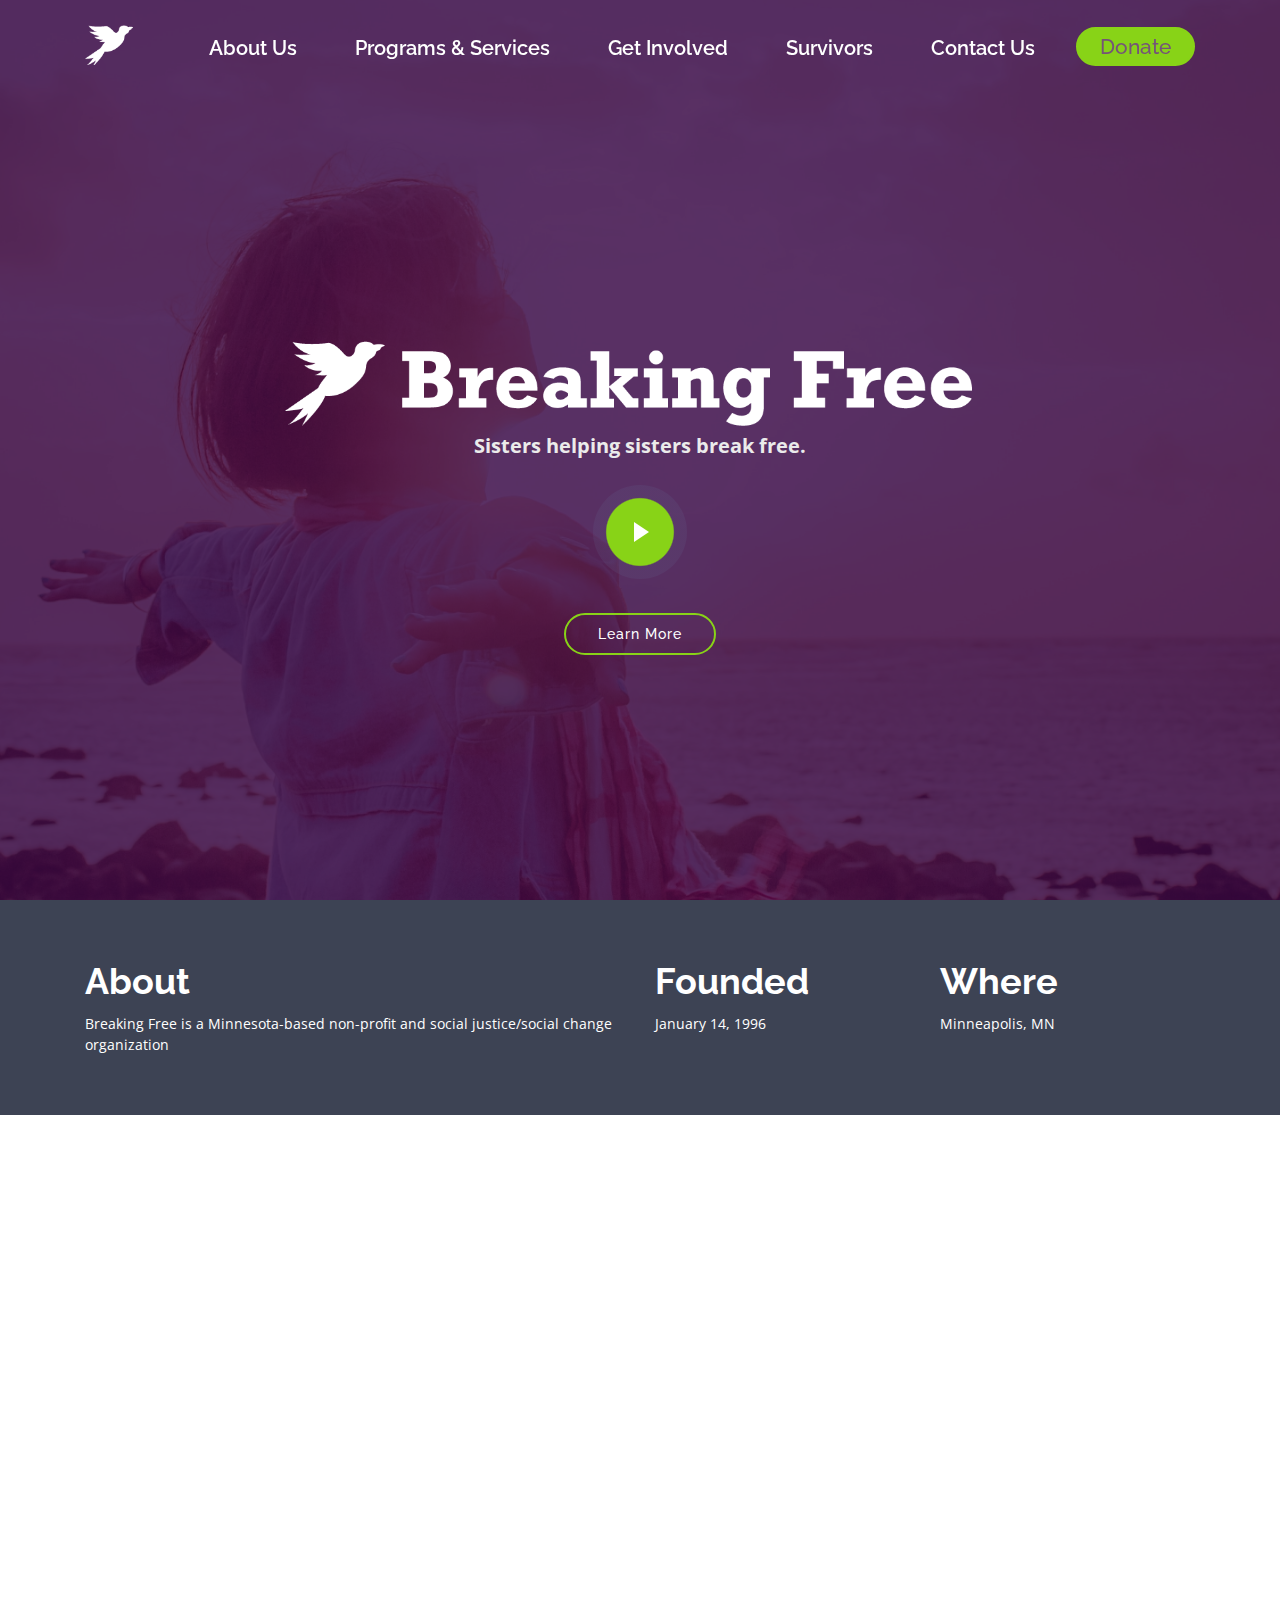
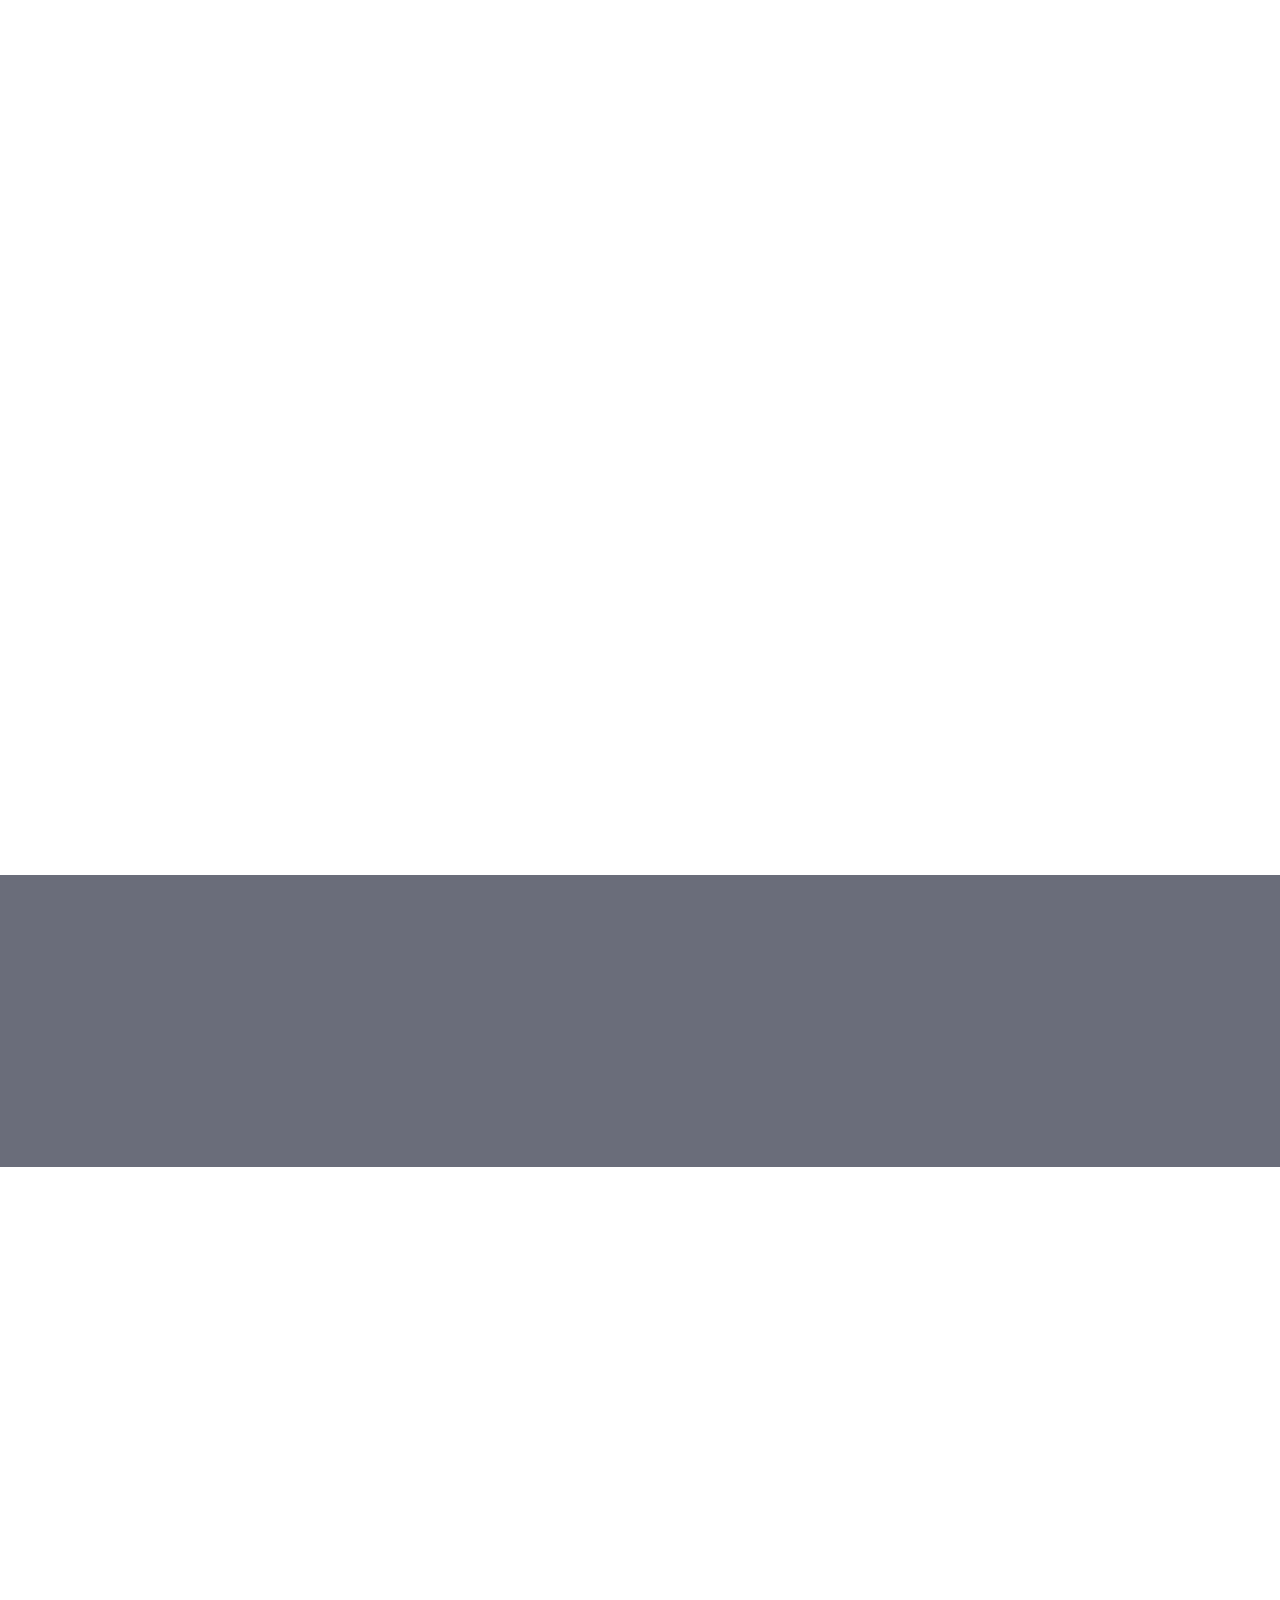
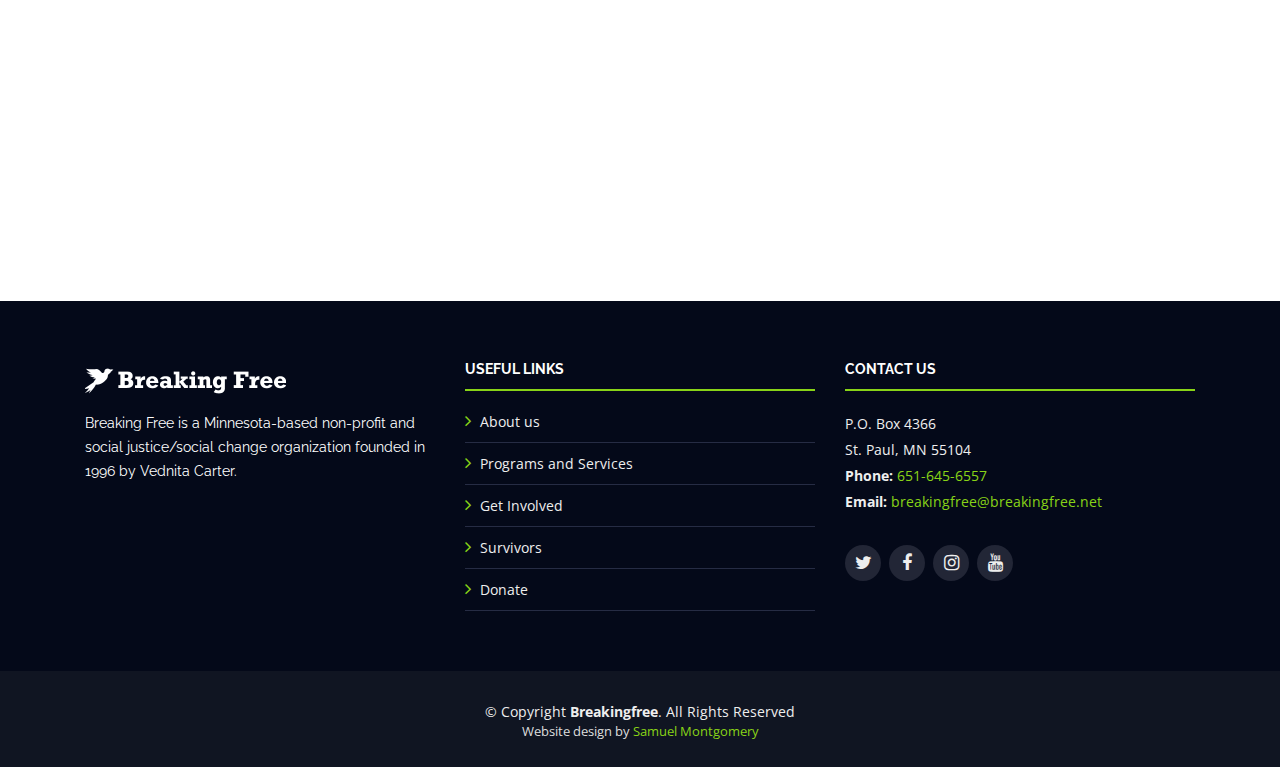
<file: BreakingFree/index.html>
<!DOCTYPE html>
<html lang="en">

<head>
  <meta charset="utf-8">
  <title>Breaking Free - Sisters helping sisters break free</title>
  <meta content="width=device-width, initial-scale=1.0" name="viewport">
  <meta content="" name="keywords">
  <meta content="" name="description">

  <!-- Favicons -->
  <link href="img/favicon.png" rel="icon">
  <link href="img/apple-touch-icon.png" rel="apple-touch-icon">

  <!-- Google Fonts -->
  <link href="https://fonts.googleapis.com/css?family=Open+Sans:300,300i,400,400i,700,700i|Raleway:300,400,500,700,800" rel="stylesheet">

  <!-- Bootstrap CSS File -->
  <link href="lib/bootstrap/css/bootstrap.min.css" rel="stylesheet">

  <!-- Libraries CSS Files -->
  <link href="lib/font-awesome/css/font-awesome.min.css" rel="stylesheet">
  <link href="lib/animate/animate.min.css" rel="stylesheet">
  <link href="lib/venobox/venobox.css" rel="stylesheet">
  <link href="lib/owlcarousel/assets/owl.carousel.min.css" rel="stylesheet">

  <!-- Main Stylesheet File -->
  <link href="css/style.css" rel="stylesheet">

</head>

<body>

  <!--==========================
    Header
  ============================-->
  <header id="header">
    <div class="container">

      <div id="logo" class="pull-left">

        <!-- <h1><a href="#main">C<span>o</span>nf</a></h1>-->
        <a href="index.html" class="scrollto"><img src="img/logo_breaking_free_white_bird.png" alt="" title=""></a>
      </div>

      <nav id="nav-menu-container">
        <ul class="nav-menu">
          <!-- <li class="menu-active"><a href="#intro">Home</a></li> -->
          <li><a href=" about-us.html">About Us</a></li>
          <li><a href="programs-services.html">Programs & Services</a></li>
          <li><a href="get-involved.html">Get Involved</a></li>
          <!-- <li><a href="#venue">Learn More</a></li> -->
          <li><a href="survivors.html">Survivors</a></li>
          <li><a href="#contact">Contact Us</a></li>
          <!-- <li><a href="#supporters">Out of State Refferal</a></li>
          <li><a href="#contact">Men Breaking Free</a></li> -->
          <li class="buy-tickets"><a target="_blank" href="https://www.classy.org/give/125554/#!/donation/checkout">Donate</a></li>
        </ul>
      </nav><!-- #nav-menu-container -->
    </div>
  </header><!-- #header -->

  <!--==========================
    Intro Section
  ============================-->
  <section id="intro">
    <div class="intro-container wow fadeIn">
      <img class="hero-img" src="img/logo_breaking_free_white_600px.png" alt="" title="">
      <!-- <h1 class="mb-4 pb-0">Sisters helping sisters<br><span>break</span> free.</h1> -->
      <p class="mb-4 pb-0">Sisters helping sisters break free.</p>
      <a href="https://www.youtube.com/watch?v=Nl7VR70UT-A" class="venobox play-btn mb-4" data-vbtype="video"
        data-autoplay="true"></a>
      <a href="#about" class="about-btn scrollto">Learn More</a>
    </div>
  </section>

  <main id="main">

    <!--==========================
      About Section
    ============================-->
    <section id="about">
      <div class="container">
        <div class="row">
          <div class="col-lg-6">
            <h2>About</h2>
            <p>Breaking Free is a Minnesota-based non-profit and social justice/social change organization </p>
          </div>
          <div class="col-lg-3">
            <h2>Founded</h2>
            <p>January 14, 1996</p>
          </div>
          <div class="col-lg-3">
            <h2>Where</h2>
            <p>Minneapolis, MN</p>
          </div>
        </div>
      </div>
    </section>

    <!--==========================
      Speaker Details Section
    ============================-->
    <section id="speakers-details" class="wow fadeIn">
      <div class="container">
        <div class="section-header">
          <h2>Letter from the Founder</h2>
        </div>

        <div class="row">
          <div class="col-md-3">
            <img src="img/venita.jpg" alt="Speaker 1" class="img-fluid">
          </div>

          <div class="col-md-9">
            <div class="details">
              <h2>Vednita Carter</h2>
              <div class="social">
                <a href=""><i class="fa fa-twitter"></i></a>
                <a href=""><i class="fa fa-facebook"></i></a>
                <a href=""><i class="fa fa-google-plus"></i></a>
                <a href=""><i class="fa fa-linkedin"></i></a>
              </div>
              Every year, as we reflect on the last twelve months, Breaking Free seems to accomplish a little more than we did the previous year in our work to end the sexual exploitation of women. Although we may not be able to end sexual exploitation during our lifetime, it is our continued hope that drives us to do the work that we do so that our grandchildren and great-grandchildren will never experience the horrors of being sex trafficked during their lifetime.
<br>
We can hardly believe it has been 19 years since our doors opened in 1996. We continue to be blessed by the generosity of our loyal supporters and funders throughout the local community and nation. We cannot do the work that we do without all of you.
<br>
Thank you for your prayers, time, donations, and financial support, all of which are vital to the sustainability of our programs. While we have made great progress, we realize there is still a great deal of work to be done. It is with you that we stand up against this injustice and collectively give voice to the millions of lost and voiceless victims still waiting to be rescued from their oppressors.
<br>
<br>
Sincerely,
<br>
<br>
Vednita Carter
<br>
Founder
            </div>
          </div>

        </div>
      </div>

    </section>

    <!--==========================
      Speakers Section
    ============================-->
    <!-- <section id="speakers" class="wow fadeInUp">
      <div class="container">
        <div class="section-header">
          <h2>Event Speakers</h2>
          <p>Here are some of our speakers</p>
        </div>

        <div class="row">
          <div class="col-lg-4 col-md-6">
            <div class="speaker">
              <img src="img/speakers/1.jpg" alt="Speaker 1" class="img-fluid">
              <div class="details">
                <h3><a href="speaker-details.html">Brenden Legros</a></h3>
                <p>Quas alias incidunt</p>
                <div class="social">
                  <a href=""><i class="fa fa-twitter"></i></a>
                  <a href=""><i class="fa fa-facebook"></i></a>
                  <a href=""><i class="fa fa-google-plus"></i></a>
                  <a href=""><i class="fa fa-linkedin"></i></a>
                </div>
              </div>
            </div>
          </div>
          <div class="col-lg-4 col-md-6">
            <div class="speaker">
              <img src="img/speakers/2.jpg" alt="Speaker 2" class="img-fluid">
              <div class="details">
                <h3><a href="speaker-details.html">Hubert Hirthe</a></h3>
                <p>Consequuntur odio aut</p>
                <div class="social">
                  <a href=""><i class="fa fa-twitter"></i></a>
                  <a href=""><i class="fa fa-facebook"></i></a>
                  <a href=""><i class="fa fa-google-plus"></i></a>
                  <a href=""><i class="fa fa-linkedin"></i></a>
                </div>
              </div>
            </div>
          </div>
          <div class="col-lg-4 col-md-6">
            <div class="speaker">
              <img src="img/speakers/3.jpg" alt="Speaker 3" class="img-fluid">
              <div class="details">
                <h3><a href="speaker-details.html">Cole Emmerich</a></h3>
                <p>Fugiat laborum et</p>
                <div class="social">
                  <a href=""><i class="fa fa-twitter"></i></a>
                  <a href=""><i class="fa fa-facebook"></i></a>
                  <a href=""><i class="fa fa-google-plus"></i></a>
                  <a href=""><i class="fa fa-linkedin"></i></a>
                </div>
              </div>
            </div>
          </div>
          <div class="col-lg-4 col-md-6">
            <div class="speaker">
              <img src="img/speakers/4.jpg" alt="Speaker 4" class="img-fluid">
              <div class="details">
                <h3><a href="speaker-details.html">Jack Christiansen</a></h3>
                <p>Debitis iure vero</p>
                <div class="social">
                  <a href=""><i class="fa fa-twitter"></i></a>
                  <a href=""><i class="fa fa-facebook"></i></a>
                  <a href=""><i class="fa fa-google-plus"></i></a>
                  <a href=""><i class="fa fa-linkedin"></i></a>
                </div>
              </div>
            </div>
          </div>
          <div class="col-lg-4 col-md-6">
            <div class="speaker">
              <img src="img/speakers/5.jpg" alt="Speaker 5" class="img-fluid">
              <div class="details">
                <h3><a href="speaker-details.html">Alejandrin Littel</a></h3>
                <p>Qui molestiae natus</p>
                <div class="social">
                  <a href=""><i class="fa fa-twitter"></i></a>
                  <a href=""><i class="fa fa-facebook"></i></a>
                  <a href=""><i class="fa fa-google-plus"></i></a>
                  <a href=""><i class="fa fa-linkedin"></i></a>
                </div>
              </div>
            </div>
          </div>
          <div class="col-lg-4 col-md-6">
            <div class="speaker">
              <img src="img/speakers/6.jpg" alt="Speaker 6" class="img-fluid">
              <div class="details">
                <h3><a href="speaker-details.html">Willow Trantow</a></h3>
                <p>Non autem dicta</p>
                <div class="social">
                  <a href=""><i class="fa fa-twitter"></i></a>
                  <a href=""><i class="fa fa-facebook"></i></a>
                  <a href=""><i class="fa fa-google-plus"></i></a>
                  <a href=""><i class="fa fa-linkedin"></i></a>
                </div>
              </div>
            </div>
          </div>
        </div>
      </div>

    </section> -->

    <!--==========================
      Schedule Section
    ============================-->
    <!-- <section id="schedule" class="section-with-bg"> -->
      <!-- <div class="container wow fadeInUp">
        <div class="section-header">
          <h2>Event Schedule</h2>
          <p>Here is our event schedule</p>
        </div>

        <ul class="nav nav-tabs" role="tablist">
          <li class="nav-item">
            <a class="nav-link active" href="#day-1" role="tab" data-toggle="tab">Day 1</a>
          </li>
          <li class="nav-item">
            <a class="nav-link" href="#day-2" role="tab" data-toggle="tab">Day 2</a>
          </li>
          <li class="nav-item">
            <a class="nav-link" href="#day-3" role="tab" data-toggle="tab">Day 3</a>
          </li>
        </ul>

        <h3 class="sub-heading">Voluptatem nulla veniam soluta et corrupti consequatur neque eveniet officia. Eius
          necessitatibus voluptatem quis labore perspiciatis quia.</h3>

        <div class="tab-content row justify-content-center"> -->

          <!-- Schdule Day 1 -->
          <!-- <div role="tabpanel" class="col-lg-9 tab-pane fade show active" id="day-1">

            <div class="row getinvolved-item">
              <div class="col-md-2"><time>09:30 AM</time></div>
              <div class="col-md-10">
                <h4>Registration</h4>
                <p>Fugit voluptas iusto maiores temporibus autem numquam magnam.</p>
              </div>
            </div>

            <div class="row getinvolved-item">
              <div class="col-md-2"><time>10:00 AM</time></div>
              <div class="col-md-10">
                <div class="speaker">
                  <img src="img/speakers/1.jpg" alt="Brenden Legros">
                </div>
                <h4>Keynote <span>Brenden Legros</span></h4>
                <p>Facere provident incidunt quos voluptas.</p>
              </div>
            </div>

            <div class="row getinvolved-item">
              <div class="col-md-2"><time>11:00 AM</time></div>
              <div class="col-md-10">
                <div class="speaker">
                  <img src="img/speakers/2.jpg" alt="Hubert Hirthe">
                </div>
                <h4>Et voluptatem iusto dicta nobis. <span>Hubert Hirthe</span></h4>
                <p>Maiores dignissimos neque qui cum accusantium ut sit sint inventore.</p>
              </div>
            </div>

            <div class="row getinvolved-item">
              <div class="col-md-2"><time>12:00 AM</time></div>
              <div class="col-md-10">
                <div class="speaker">
                  <img src="img/speakers/3.jpg" alt="Cole Emmerich">
                </div>
                <h4>Explicabo et rerum quis et ut ea. <span>Cole Emmerich</span></h4>
                <p>Veniam accusantium laborum nihil eos eaque accusantium aspernatur.</p>
              </div>
            </div>

            <div class="row getinvolved-item">
              <div class="col-md-2"><time>02:00 PM</time></div>
              <div class="col-md-10">
                <div class="speaker">
                  <img src="img/speakers/4.jpg" alt="Jack Christiansen">
                </div>
                <h4>Qui non qui vel amet culpa sequi. <span>Jack Christiansen</span></h4>
                <p>Nam ex distinctio voluptatem doloremque suscipit iusto.</p>
              </div>
            </div>

            <div class="row getinvolved-item">
              <div class="col-md-2"><time>03:00 PM</time></div>
              <div class="col-md-10">
                <div class="speaker">
                  <img src="img/speakers/5.jpg" alt="Alejandrin Littel">
                </div>
                <h4>Quos ratione neque expedita asperiores. <span>Alejandrin Littel</span></h4>
                <p>Eligendi quo eveniet est nobis et ad temporibus odio quo.</p>
              </div>
            </div>

            <div class="row getinvolved-item">
              <div class="col-md-2"><time>04:00 PM</time></div>
              <div class="col-md-10">
                <div class="speaker">
                  <img src="img/speakers/6.jpg" alt="Willow Trantow">
                </div>
                <h4>Quo qui praesentium nesciunt <span>Willow Trantow</span></h4>
                <p>Voluptatem et alias dolorum est aut sit enim neque veritatis.</p>
              </div>
            </div>

          </div> -->
          <!-- End Schdule Day 1 -->

          <!-- Schdule Day 2 -->
          <!-- <div role="tabpanel" class="col-lg-9  tab-pane fade" id="day-2">

            <div class="row getinvolved-item">
              <div class="col-md-2"><time>10:00 AM</time></div>
              <div class="col-md-10">
                <div class="speaker">
                  <img src="img/speakers/1.jpg" alt="Brenden Legros">
                </div>
                <h4>Libero corrupti explicabo itaque. <span>Brenden Legros</span></h4>
                <p>Facere provident incidunt quos voluptas.</p>
              </div>
            </div>

            <div class="row getinvolved-item">
              <div class="col-md-2"><time>11:00 AM</time></div>
              <div class="col-md-10">
                <div class="speaker">
                  <img src="img/speakers/2.jpg" alt="Hubert Hirthe">
                </div>
                <h4>Et voluptatem iusto dicta nobis. <span>Hubert Hirthe</span></h4>
                <p>Maiores dignissimos neque qui cum accusantium ut sit sint inventore.</p>
              </div>
            </div>

            <div class="row getinvolved-item">
              <div class="col-md-2"><time>12:00 AM</time></div>
              <div class="col-md-10">
                <div class="speaker">
                  <img src="img/speakers/3.jpg" alt="Cole Emmerich">
                </div>
                <h4>Explicabo et rerum quis et ut ea. <span>Cole Emmerich</span></h4>
                <p>Veniam accusantium laborum nihil eos eaque accusantium aspernatur.</p>
              </div>
            </div>

            <div class="row getinvolved-item">
              <div class="col-md-2"><time>02:00 PM</time></div>
              <div class="col-md-10">
                <div class="speaker">
                  <img src="img/speakers/4.jpg" alt="Jack Christiansen">
                </div>
                <h4>Qui non qui vel amet culpa sequi. <span>Jack Christiansen</span></h4>
                <p>Nam ex distinctio voluptatem doloremque suscipit iusto.</p>
              </div>
            </div>

            <div class="row getinvolved-item">
              <div class="col-md-2"><time>03:00 PM</time></div>
              <div class="col-md-10">
                <div class="speaker">
                  <img src="img/speakers/5.jpg" alt="Alejandrin Littel">
                </div>
                <h4>Quos ratione neque expedita asperiores. <span>Alejandrin Littel</span></h4>
                <p>Eligendi quo eveniet est nobis et ad temporibus odio quo.</p>
              </div>
            </div>

            <div class="row getinvolved-item">
              <div class="col-md-2"><time>04:00 PM</time></div>
              <div class="col-md-10">
                <div class="speaker">
                  <img src="img/speakers/6.jpg" alt="Willow Trantow">
                </div>
                <h4>Quo qui praesentium nesciunt <span>Willow Trantow</span></h4>
                <p>Voluptatem et alias dolorum est aut sit enim neque veritatis.</p>
              </div>
            </div>

          </div> -->
          <!-- End Schdule Day 2 -->

          <!-- Schdule Day 3 -->
          <!-- <div role="tabpanel" class="col-lg-9  tab-pane fade" id="day-3">

            <div class="row getinvolved-item">
              <div class="col-md-2"><time>10:00 AM</time></div>
              <div class="col-md-10">
                <div class="speaker">
                  <img src="img/speakers/2.jpg" alt="Hubert Hirthe">
                </div>
                <h4>Et voluptatem iusto dicta nobis. <span>Hubert Hirthe</span></h4>
                <p>Maiores dignissimos neque qui cum accusantium ut sit sint inventore.</p>
              </div>
            </div>

            <div class="row getinvolved-item">
              <div class="col-md-2"><time>11:00 AM</time></div>
              <div class="col-md-10">
                <div class="speaker">
                  <img src="img/speakers/3.jpg" alt="Cole Emmerich">
                </div>
                <h4>Explicabo et rerum quis et ut ea. <span>Cole Emmerich</span></h4>
                <p>Veniam accusantium laborum nihil eos eaque accusantium aspernatur.</p>
              </div>
            </div>

            <div class="row getinvolved-item">
              <div class="col-md-2"><time>12:00 AM</time></div>
              <div class="col-md-10">
                <div class="speaker">
                  <img src="img/speakers/1.jpg" alt="Brenden Legros">
                </div>
                <h4>Libero corrupti explicabo itaque. <span>Brenden Legros</span></h4>
                <p>Facere provident incidunt quos voluptas.</p>
              </div>
            </div>

            <div class="row getinvolved-item">
              <div class="col-md-2"><time>02:00 PM</time></div>
              <div class="col-md-10">
                <div class="speaker">
                  <img src="img/speakers/4.jpg" alt="Jack Christiansen">
                </div>
                <h4>Qui non qui vel amet culpa sequi. <span>Jack Christiansen</span></h4>
                <p>Nam ex distinctio voluptatem doloremque suscipit iusto.</p>
              </div>
            </div>

            <div class="row getinvolved-item">
              <div class="col-md-2"><time>03:00 PM</time></div>
              <div class="col-md-10">
                <div class="speaker">
                  <img src="img/speakers/5.jpg" alt="Alejandrin Littel">
                </div>
                <h4>Quos ratione neque expedita asperiores. <span>Alejandrin Littel</span></h4>
                <p>Eligendi quo eveniet est nobis et ad temporibus odio quo.</p>
              </div>
            </div>

            <div class="row getinvolved-item">
              <div class="col-md-2"><time>04:00 PM</time></div>
              <div class="col-md-10">
                <div class="speaker">
                  <img src="img/speakers/6.jpg" alt="Willow Trantow">
                </div>
                <h4>Quo qui praesentium nesciunt <span>Willow Trantow</span></h4>
                <p>Voluptatem et alias dolorum est aut sit enim neque veritatis.</p>
              </div>
            </div>

          </div> -->
          <!-- End Schdule Day 2 -->

        <!-- </div>

      </div>

    </section> -->

    <!--==========================
      Venue Section
    ============================-->
    <!-- <section id="venue" class="wow fadeInUp">

      <div class="container-fluid">

        <div class="section-header">
          <h2>Event Venue</h2>
          <p>Event venue location info and gallery</p>
        </div>

        <div class="row no-gutters">
          <div class="col-lg-6 venue-map">
            <iframe src="https://www.google.com/maps/embed?pb=!1m14!1m8!1m3!1d12097.433213460943!2d-74.0062269!3d40.7101282!3m2!1i1024!2i768!4f13.1!3m3!1m2!1s0x0%3A0xb89d1fe6bc499443!2sDowntown+Conference+Center!5e0!3m2!1smk!2sbg!4v1539943755621" frameborder="0" style="border:0" allowfullscreen></iframe>
          </div>

          <div class="col-lg-6 venue-info">
            <div class="row justify-content-center">
              <div class="col-11 col-lg-8">
                <h3>Downtown Conference Center, New York</h3>
                <p>Iste nobis eum sapiente sunt enim dolores labore accusantium autem. Cumque beatae ipsam. Est quae sit qui voluptatem corporis velit. Qui maxime accusamus possimus. Consequatur sequi et ea suscipit enim nesciunt quia velit.</p>
              </div>
            </div>
          </div>
        </div>

      </div>

      <div class="container-fluid venue-gallery-container">
        <div class="row no-gutters">

          <div class="col-lg-3 col-md-4">
            <div class="venue-gallery">
              <a href="https://google.com">
                <img src="img/venue-gallery/1.jpg" alt="" class="img-fluid">
              </a>
            </div>
          </div>

          <div class="col-lg-3 col-md-4">
            <div class="venue-gallery">
              <a href="img/venue-gallery/2.jpg" class="venobox" data-gall="venue-gallery">
                <img src="img/venue-gallery/2.jpg" alt="" class="img-fluid">
              </a>
            </div>
          </div>

          <div class="col-lg-3 col-md-4">
            <div class="venue-gallery">
              <a href="img/venue-gallery/3.jpg" class="venobox" data-gall="venue-gallery">
                <img src="img/venue-gallery/3.jpg" alt="" class="img-fluid">
              </a>
            </div>
          </div>

          <div class="col-lg-3 col-md-4">
            <div class="venue-gallery">
              <a href="img/venue-gallery/4.jpg" class="venobox" data-gall="venue-gallery">
                <img src="img/venue-gallery/4.jpg" alt="" class="img-fluid">
              </a>
            </div>
          </div>

          <div class="col-lg-3 col-md-4">
            <div class="venue-gallery">
              <a href="img/venue-gallery/5.jpg" class="venobox" data-gall="venue-gallery">
                <img src="img/venue-gallery/5.jpg" alt="" class="img-fluid">
              </a>
            </div>
          </div>

          <div class="col-lg-3 col-md-4">
            <div class="venue-gallery">
              <a href="img/venue-gallery/6.jpg" class="venobox" data-gall="venue-gallery">
                <img src="img/venue-gallery/6.jpg" alt="" class="img-fluid">
              </a>
            </div>
          </div>

          <div class="col-lg-3 col-md-4">
            <div class="venue-gallery">
              <a href="img/venue-gallery/7.jpg" class="venobox" data-gall="venue-gallery">
                <img src="img/venue-gallery/7.jpg" alt="" class="img-fluid">
              </a>
            </div>
          </div>

          <div class="col-lg-3 col-md-4">
            <div class="venue-gallery">
              <a href="img/venue-gallery/8.jpg" class="venobox" data-gall="venue-gallery">
                <img src="img/venue-gallery/8.jpg" alt="" class="img-fluid">
              </a>
            </div>
          </div>

        </div>
      </div>

    </section> -->

    <!--==========================
      Hotels Section
    ============================-->
    <!-- <section id="hotels" class="section-with-bg wow fadeInUp">

      <div class="container">
        <div class="section-header">
          <h2>Hotels</h2>
          <p>Her are some nearby hotels</p>
        </div>

        <div class="row">

          <div class="col-lg-4 col-md-6">
            <div class="hotel">
              <div class="hotel-img">
                <img src="img/hotels/1.jpg" alt="Hotel 1" class="img-fluid">
              </div>
              <h3><a href="#">Hotel 1</a></h3>
              <div class="stars">
                <i class="fa fa-star"></i>
                <i class="fa fa-star"></i>
                <i class="fa fa-star"></i>
                <i class="fa fa-star"></i>
                <i class="fa fa-star"></i>
              </div>
              <p>0.4 Mile from the Venue</p>
            </div>
          </div>

          <div class="col-lg-4 col-md-6">
            <div class="hotel">
              <div class="hotel-img">
                <img src="img/hotels/2.jpg" alt="Hotel 2" class="img-fluid">
              </div>
              <h3><a href="#">Hotel 2</a></h3>
              <div class="stars">
                <i class="fa fa-star"></i>
                <i class="fa fa-star"></i>
                <i class="fa fa-star"></i>
                <i class="fa fa-star"></i>
                <i class="fa fa-star-half-full"></i>
              </div>
              <p>0.5 Mile from the Venue</p>
            </div>
          </div>

          <div class="col-lg-4 col-md-6">
            <div class="hotel">
              <div class="hotel-img">
                <img src="img/hotels/3.jpg" alt="Hotel 3" class="img-fluid">
              </div>
              <h3><a href="#">Hotel 3</a></h3>
              <div class="stars">
                <i class="fa fa-star"></i>
                <i class="fa fa-star"></i>
                <i class="fa fa-star"></i>
                <i class="fa fa-star"></i>
              </div>
              <p>0.6 Mile from the Venue</p>
            </div>
          </div>

        </div>
      </div>

    </section> -->

    <!--==========================
      Gallery Section
    ============================-->
    <!-- <section id="gallery" class="wow fadeInUp">

      <div class="container">
        <div class="section-header">
          <h2>Gallery</h2>
          <p>Check our gallery from the recent events</p>
        </div>
      </div>

      <div class="owl-carousel gallery-carousel">
        <a href="img/gallery/1.jpg" class="venobox" data-gall="gallery-carousel"><img src="img/gallery/1.jpg" alt=""></a>
        <a href="img/gallery/2.jpg" class="venobox" data-gall="gallery-carousel"><img src="img/gallery/2.jpg" alt=""></a>
        <a href="img/gallery/3.jpg" class="venobox" data-gall="gallery-carousel"><img src="img/gallery/3.jpg" alt=""></a>
        <a href="img/gallery/4.jpg" class="venobox" data-gall="gallery-carousel"><img src="img/gallery/4.jpg" alt=""></a>
        <a href="img/gallery/5.jpg" class="venobox" data-gall="gallery-carousel"><img src="img/gallery/5.jpg" alt=""></a>
        <a href="img/gallery/6.jpg" class="venobox" data-gall="gallery-carousel"><img src="img/gallery/6.jpg" alt=""></a>
        <a href="img/gallery/7.jpg" class="venobox" data-gall="gallery-carousel"><img src="img/gallery/7.jpg" alt=""></a>
        <a href="img/gallery/8.jpg" class="venobox" data-gall="gallery-carousel"><img src="img/gallery/8.jpg" alt=""></a>
      </div>

    </section> -->

    <!--==========================
      Sponsors Section
    ============================-->
    <section id="supporters" class="section-with-bg wow fadeInUp">

      <div class="container">
        <div class="section-header">
          <h2>Who We Work With</h2>
        </div>

        <div class="row no-gutters supporters-wrap clearfix">

          <div class="col-lg-3 col-md-4 col-xs-6">
            <div class="supporter-logo">
              <a target="_blank" href="https://www.co.dakota.mn.us/Government/Attorney/Pages/default.aspx">
              <img src="img/Logos/DakotaCountyLogo_Final.png" class="img-fluid" alt="">
              </a>
            </div>
          </div>

          <div class="col-lg-3 col-md-4 col-xs-6">
            <div class="supporter-logo">
              <a target="_blank" href="https://www.stlouiscountymn.gov/GOVERNMENT/DepartmentsAgencies/Attorney.aspx">
              <img src="img/Logos/hill-church-Final.png" class="img-fluid" alt="">
              </a>
            </div>
          </div>

          <div class="col-lg-3 col-md-4 col-xs-6">
            <div class="supporter-logo">
              <a target="_blank" href="https://www.stlouiscountymn.gov/departments-a-z/attorney">
              <img src="img/Logos/logo_main_Final.png" class="img-fluid" alt="">
              </a>
            </div>
          </div>

          <div class="col-lg-3 col-md-4 col-xs-6">
            <div class="supporter-logo">
              <a target="_blank" href="https://www.co.olmsted.mn.us/attorney/Pages/default.aspx">
              <img src="img/Logos/logo_original_Final.png" class="img-fluid" alt="">
              </a>
            </div>
          </div>

          <div class="col-lg-3 col-md-4 col-xs-6">
            <div class="supporter-logo">
              <a target="_blank" href="https://www.bloomingtonmn.gov/">
              <img src="img/Logos/logo_bloomington_Final.png" class="img-fluid" alt="">
              </a>
            </div>
          </div>

          <div class="col-lg-3 col-md-4 col-xs-6">
            <div class="supporter-logo">
              <a target="_blank" href="https://www.genderviolenceinstitute.org/home.html">
              <img src="img/Logos/GVI+Logo_Final.png" class="img-fluid" alt="">
              </a>
            </div>
          </div>

          <div class="col-lg-3 col-md-4 col-xs-6">
            <div class="supporter-logo">
              <a target="_blank" href="http://www.mncasa.org/">
              <img src="img/Logos/MNCASA_Logo_Final.png" class="img-fluid" alt="">
              </a>
            </div>
          </div>

          <div class="col-lg-3 col-md-4 col-xs-6">
            <div class="supporter-logo">
              <a target="_blank" href="https://www.mysister.org/">
              <img src="img/Logos/MY_SISTER_LOGO_340x_FInal.png" class="img-fluid" alt="">
              </a>
            </div>
          </div>






        </div>

      </div>

    </section>


    <!--==========================
      F.A.Q Section
    ============================-->
    <!-- <section id="faq" class="wow fadeInUp">

      <div class="container">

        <div class="section-header">
          <h2>F.A.Q </h2>
        </div>

        <div class="row justify-content-center">
          <div class="col-lg-9">
              <ul id="faq-list">

                <li>
                  <a data-toggle="collapse" class="collapsed" href="#faq1">Non consectetur a erat nam at lectus urna duis? <i class="fa fa-minus-circle"></i></a>
                  <div id="faq1" class="collapse" data-parent="#faq-list">
                    <p>
                      Feugiat pretium nibh ipsum consequat. Tempus iaculis urna id volutpat lacus laoreet non curabitur gravida. Venenatis lectus magna fringilla urna porttitor rhoncus dolor purus non.
                    </p>
                  </div>
                </li>

                <li>
                  <a data-toggle="collapse" href="#faq2" class="collapsed">Feugiat scelerisque varius morbi enim nunc faucibus a pellentesque? <i class="fa fa-minus-circle"></i></a>
                  <div id="faq2" class="collapse" data-parent="#faq-list">
                    <p>
                      Dolor sit amet consectetur adipiscing elit pellentesque habitant morbi. Id interdum velit laoreet id donec ultrices. Fringilla phasellus faucibus scelerisque eleifend donec pretium. Est pellentesque elit ullamcorper dignissim. Mauris ultrices eros in cursus turpis massa tincidunt dui.
                    </p>
                  </div>
                </li>

                <li>
                  <a data-toggle="collapse" href="#faq3" class="collapsed">Dolor sit amet consectetur adipiscing elit pellentesque habitant morbi? <i class="fa fa-minus-circle"></i></a>
                  <div id="faq3" class="collapse" data-parent="#faq-list">
                    <p>
                      Eleifend mi in nulla posuere sollicitudin aliquam ultrices sagittis orci. Faucibus pulvinar elementum integer enim. Sem nulla pharetra diam sit amet nisl suscipit. Rutrum tellus pellentesque eu tincidunt. Lectus urna duis convallis convallis tellus. Urna molestie at elementum eu facilisis sed odio morbi quis
                    </p>
                  </div>
                </li>

                <li>
                  <a data-toggle="collapse" href="#faq4" class="collapsed">Ac odio tempor orci dapibus. Aliquam eleifend mi in nulla? <i class="fa fa-minus-circle"></i></a>
                  <div id="faq4" class="collapse" data-parent="#faq-list">
                    <p>
                      Dolor sit amet consectetur adipiscing elit pellentesque habitant morbi. Id interdum velit laoreet id donec ultrices. Fringilla phasellus faucibus scelerisque eleifend donec pretium. Est pellentesque elit ullamcorper dignissim. Mauris ultrices eros in cursus turpis massa tincidunt dui.
                    </p>
                  </div>
                </li>

                <li>
                  <a data-toggle="collapse" href="#faq5" class="collapsed">Tempus quam pellentesque nec nam aliquam sem et tortor consequat? <i class="fa fa-minus-circle"></i></a>
                  <div id="faq5" class="collapse" data-parent="#faq-list">
                    <p>
                      Molestie a iaculis at erat pellentesque adipiscing commodo. Dignissim suspendisse in est ante in. Nunc vel risus commodo viverra maecenas accumsan. Sit amet nisl suscipit adipiscing bibendum est. Purus gravida quis blandit turpis cursus in
                    </p>
                  </div>
                </li>

                <li>
                  <a data-toggle="collapse" href="#faq6" class="collapsed">Tortor vitae purus faucibus ornare. Varius vel pharetra vel turpis nunc eget lorem dolor? <i class="fa fa-minus-circle"></i></a>
                  <div id="faq6" class="collapse" data-parent="#faq-list">
                    <p>
                      Laoreet sit amet cursus sit amet dictum sit amet justo. Mauris vitae ultricies leo integer malesuada nunc vel. Tincidunt eget nullam non nisi est sit amet. Turpis nunc eget lorem dolor sed. Ut venenatis tellus in metus vulputate eu scelerisque. Pellentesque diam volutpat commodo sed egestas egestas fringilla phasellus faucibus. Nibh tellus molestie nunc non blandit massa enim nec.
                    </p>
                  </div>
                </li>

              </ul>
          </div>
        </div>

      </div>

    </section> -->

    <!--==========================
      Subscribe Section
    ============================-->
    <section id="subscribe">
      <div class="container wow fadeInUp">
        <div class="section-header">
          <h2>Newsletter</h2>
          <!-- <p>Rerum numquam illum recusandae quia mollitia consequatur.</p> -->
        </div>

        <form method="POST" action="#">
          <div class="form-row justify-content-center">
            <div class="col-auto">
              <input type="text" class="form-control" placeholder="Enter your Email">
            </div>
            <div class="col-auto">
              <button type="submit">Subscribe</button>
            </div>
          </div>
        </form>

      </div>
    </section>

    <!--==========================
      Buy Ticket Section
    ============================-->
    <!-- <section id="buy-tickets" class="section-with-bg wow fadeInUp">
      <div class="container">

        <div class="section-header">
          <h2>Buy Tickets</h2>
          <p>Velit consequatur consequatur inventore iste fugit unde omnis eum aut.</p>
        </div>

        <div class="row">
          <div class="col-lg-4">
            <div class="card mb-5 mb-lg-0">
              <div class="card-body">
                <h5 class="card-title text-muted text-uppercase text-center">Standard Access</h5>
                <h6 class="card-price text-center">$150</h6>
                <hr>
                <ul class="fa-ul">
                  <li><span class="fa-li"><i class="fa fa-check"></i></span>Regular Seating</li>
                  <li><span class="fa-li"><i class="fa fa-check"></i></span>Coffee Break</li>
                  <li><span class="fa-li"><i class="fa fa-check"></i></span>Custom Badge</li>
                  <li class="text-muted"><span class="fa-li"><i class="fa fa-times"></i></span>Community Access</li>
                  <li class="text-muted"><span class="fa-li"><i class="fa fa-times"></i></span>Workshop Access</li>
                  <li class="text-muted"><span class="fa-li"><i class="fa fa-times"></i></span>After Party</li>
                </ul>
                <hr>
                <div class="text-center">
                  <button type="button" class="btn" data-toggle="modal" data-target="#buy-ticket-modal" data-ticket-type="standard-access">Buy Now</button>
                </div>
              </div>
            </div>
          </div>
          <div class="col-lg-4">
            <div class="card mb-5 mb-lg-0">
              <div class="card-body">
                <h5 class="card-title text-muted text-uppercase text-center">Pro Access</h5>
                <h6 class="card-price text-center">$250</h6>
                <hr>
                <ul class="fa-ul">
                  <li><span class="fa-li"><i class="fa fa-check"></i></span>Regular Seating</li>
                  <li><span class="fa-li"><i class="fa fa-check"></i></span>Coffee Break</li>
                  <li><span class="fa-li"><i class="fa fa-check"></i></span>Custom Badge</li>
                  <li><span class="fa-li"><i class="fa fa-check"></i></span>Community Access</li>
                  <li class="text-muted"><span class="fa-li"><i class="fa fa-times"></i></span>Workshop Access</li>
                  <li class="text-muted"><span class="fa-li"><i class="fa fa-times"></i></span>After Party</li>
                </ul>
                <hr>
                <div class="text-center">
                  <button type="button" class="btn" data-toggle="modal" data-target="#buy-ticket-modal" data-ticket-type="pro-access">Buy Now</button>
                </div>
              </div>
            </div>
          </div> -->
          <!-- Pro Tier -->
          <!-- <div class="col-lg-4">
            <div class="card">
              <div class="card-body">
                <h5 class="card-title text-muted text-uppercase text-center">Premium Access</h5>
                <h6 class="card-price text-center">$350</h6>
                <hr>
                <ul class="fa-ul">
                  <li><span class="fa-li"><i class="fa fa-check"></i></span>Regular Seating</li>
                  <li><span class="fa-li"><i class="fa fa-check"></i></span>Coffee Break</li>
                  <li><span class="fa-li"><i class="fa fa-check"></i></span>Custom Badge</li>
                  <li><span class="fa-li"><i class="fa fa-check"></i></span>Community Access</li>
                  <li><span class="fa-li"><i class="fa fa-check"></i></span>Workshop Access</li>
                  <li><span class="fa-li"><i class="fa fa-check"></i></span>After Party</li>
                </ul>
                <hr>
                <div class="text-center">
                  <button type="button" class="btn" data-toggle="modal" data-target="#buy-ticket-modal" data-ticket-type="premium-access">Buy Now</button>
                </div>

              </div>
            </div>
          </div>
        </div>

      </div> -->

      <!-- Modal Order Form -->
      <!-- <div id="buy-ticket-modal" class="modal fade">
        <div class="modal-dialog" role="document">
          <div class="modal-content">
            <div class="modal-header">
              <h4 class="modal-title">Buy Tickets</h4>
              <button type="button" class="close" data-dismiss="modal" aria-label="Close">
                <span aria-hidden="true">&times;</span>
              </button>
            </div>
            <div class="modal-body">
              <form method="POST" action="#">
                <div class="form-group">
                  <input type="text" class="form-control" name="your-name" placeholder="Your Name">
                </div>
                <div class="form-group">
                  <input type="text" class="form-control" name="your-email" placeholder="Your Email">
                </div>
                <div class="form-group">
                  <select id="ticket-type" name="ticket-type" class="form-control" >
                    <option value="">Select Your Ticket Type</option>
                    <option value="standard-access">Standard Access</option>
                    <option value="pro-access">Pro Access</option>
                    <option value="premium-access">Premium Access</option>
                  </select>
                </div>
                <div class="text-center">
                  <button type="submit" class="btn">Buy Now</button>
                </div>
              </form>
            </div> -->
          <!-- </div> -->
          <!-- /.modal-content -->
        <!-- </div> -->
        <!-- /.modal-dialog -->
      <!-- </div> -->
      <!-- /.modal -->

    <!-- </section> -->

    <!--==========================
      Contact Section
    ============================-->
    <section id="contact" class="section-bg wow fadeInUp">

      <div class="container">

        <div class="section-header">
          <h2>Contact Us</h2>
          <!-- <p>Nihil officia ut sint molestiae tenetur.</p> -->
        </div>

        <div class="row contact-info">

          <div class="col-md-4">
            <div class="contact-address">
              <i class="ion-ios-location-outline"></i>
              <h3>Address</h3>
              <address>P.O. Box 4366, St. Paul, MN 55104</address>
            </div>
          </div>

          <div class="col-md-4">
            <div class="contact-phone">
              <i class="ion-ios-telephone-outline"></i>
              <h3>Phone Number</h3>
              <p><a href="tel:+6516456557"> 651-645-6557</a></p>
            </div>
          </div>

          <div class="col-md-4">
            <div class="contact-email">
              <i class="ion-ios-email-outline"></i>
              <h3>Email</h3>
              <p><a href="mailto:breakingfree@breakingfree.net">breakingfree@breakingfree.net</a></p>
            </div>
          </div>

        </div>

        <div class="form">
          <div id="sendmessage">Your message has been sent. Thank you!</div>
          <div id="errormessage"></div>
          <form action="" method="post" role="form" class="contactForm">
            <div class="form-row">
              <div class="form-group col-md-6">
                <input type="text" name="name" class="form-control" id="name" placeholder="Your Name" data-rule="minlen:4" data-msg="Please enter at least 4 chars" />
                <div class="validation"></div>
              </div>
              <div class="form-group col-md-6">
                <input type="email" class="form-control" name="email" id="email" placeholder="Your Email" data-rule="email" data-msg="Please enter a valid email" />
                <div class="validation"></div>
              </div>
            </div>
            <div class="form-group">
              <input type="text" class="form-control" name="subject" id="subject" placeholder="Subject" data-rule="minlen:4" data-msg="Please enter at least 8 chars of subject" />
              <div class="validation"></div>
            </div>
            <div class="form-group">
              <textarea class="form-control" name="message" rows="5" data-rule="required" data-msg="Please write something for us" placeholder="Message"></textarea>
              <div class="validation"></div>
            </div>
            <div class="text-center"><button type="submit">Send Message</button></div>
          </form>
        </div>

      </div>
    </section><!-- #contact -->

  </main>


  <!--==========================
    Footer
  ============================-->
  <footer id="footer">
    <div class="footer-top">
      <div class="container">
        <div class="row">

          <div class="col-lg-4 col-md-6 footer-info">
            <img src="img/logo_breaking_free_white_sm-2.png" alt="TheEvenet">
            <p>Breaking Free is a Minnesota-based non-profit and social justice/social change organization founded in 1996 by Vednita Carter.</p>
          </div>

          <div class="col-lg-4 col-md-6 footer-links">
            <h4>Useful Links</h4>
            <ul>
              <li><i class="fa fa-angle-right"></i> <a href="about-us.html">About us</a></li>
              <li><i class="fa fa-angle-right"></i> <a href="programs-services.html">Programs and Services</a></li>
              <li><i class="fa fa-angle-right"></i> <a href="get-involved.html">Get Involved</a></li>
              <li><i class="fa fa-angle-right"></i> <a href="survivors.html">Survivors</a></li>
              <li><i class="fa fa-angle-right"></i> <a target="_blank" href="https://www.classy.org/give/125554/#!/donation/checkout">Donate</a></li>
            </ul>
          </div>

          <div class="col-lg-4 col-md-6 footer-contact">
            <h4>Contact Us</h4>
            <p>
              P.O. Box 4366  <br>
              St. Paul, MN 55104<br>

              <strong>Phone:</strong><a href="tel:+6516456557"> 651-645-6557</a><br>
              <strong>Email:</strong> <a href="mailto:breakingfree@breakingfree.net">breakingfree@breakingfree.net</a><br>
            </p>

            <div class="social-links">
              <a href="https://twitter.com/breakingfreestp?lang=en" class="twitter"><i class="fa fa-twitter"></i></a>
              <a href="https://www.facebook.com/BreakingFreeStP/" class="facebook"><i class="fa fa-facebook"></i></a>
              <a href="https://www.instagram.com/breakingfreemn/" class="instagram"><i class="fa fa-instagram"></i></a>
              <a href="https://www.youtube.com/user/BreakingFreeStP" class="youtube"><i class="fa fa-youtube"></i></a>

            </div>

          </div>

        </div>
      </div>
    </div>

    <div class="container">
      <div class="copyright">
        &copy; Copyright <strong>Breakingfree</strong>. All Rights Reserved
      </div>
      <div class="credits">
        Website design by <a href="https://samisnow1.github.io">Samuel Montgomery</a>
      </div>
    </div>
  </footer><!-- #footer -->

  <a href="#" class="back-to-top"><i class="fa fa-angle-up"></i></a>

  <!-- JavaScript Libraries -->
  <script src="lib/jquery/jquery.min.js"></script>
  <script src="lib/jquery/jquery-migrate.min.js"></script>
  <script src="lib/bootstrap/js/bootstrap.bundle.min.js"></script>
  <script src="lib/easing/easing.min.js"></script>
  <script src="lib/superfish/hoverIntent.js"></script>
  <script src="lib/superfish/superfish.min.js"></script>
  <script src="lib/wow/wow.min.js"></script>
  <script src="lib/venobox/venobox.min.js"></script>
  <script src="lib/owlcarousel/owl.carousel.min.js"></script>

  <!-- Contact Form JavaScript File -->
  <script src="contactform/contactform.js"></script>

  <!-- Template Main Javascript File -->
  <script src="js/main.js"></script>
</body>

</html>
</file>
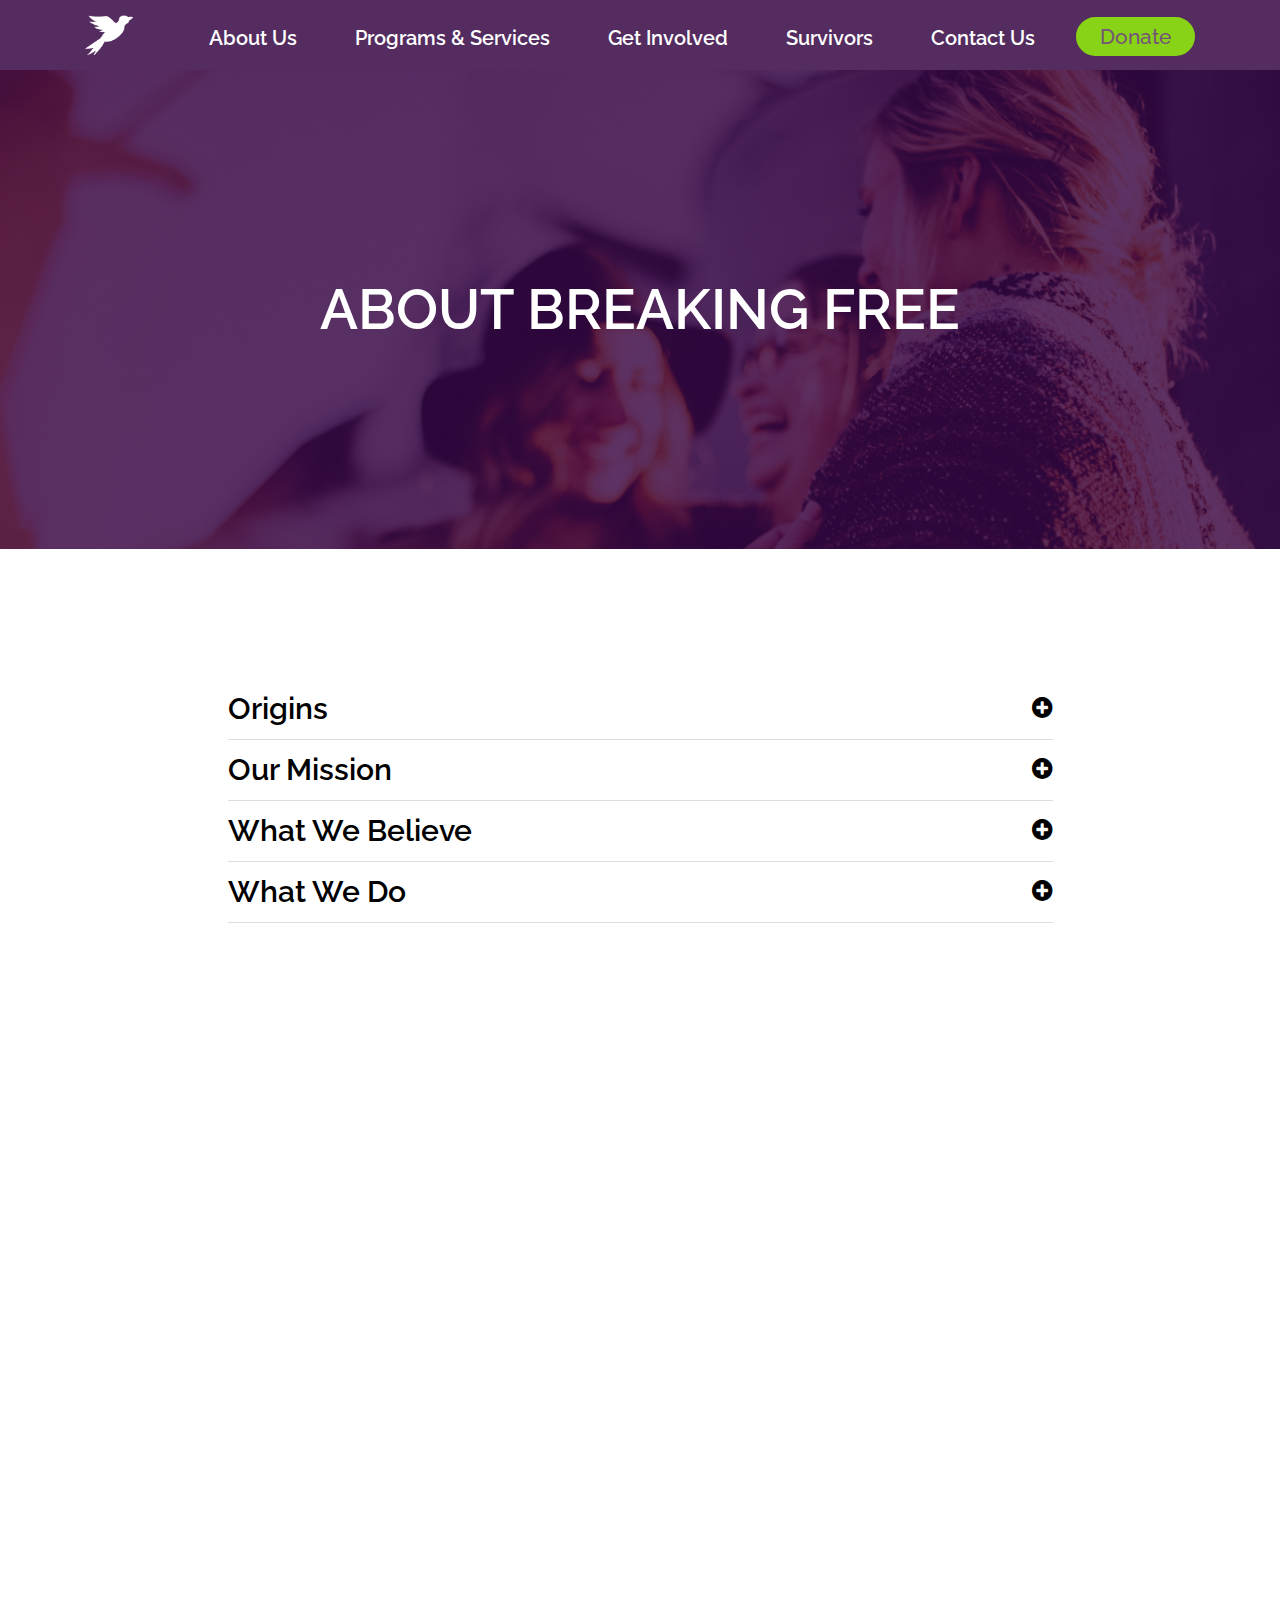
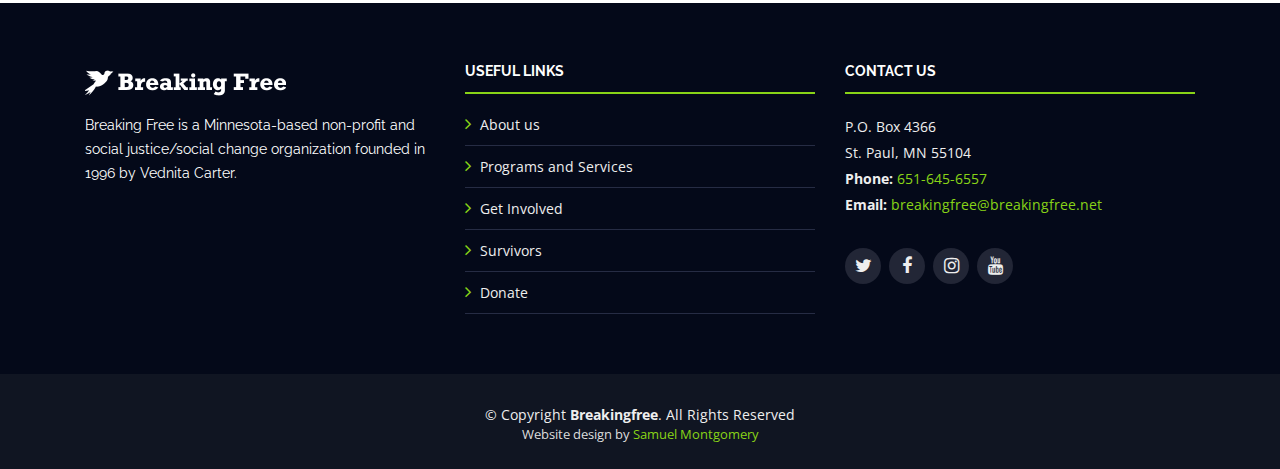
<file: BreakingFree/about-us.html>
<!DOCTYPE html>
<html lang="en">

<head>
  <meta charset="utf-8">
  <title>Breaking Free - Sisters helping sisters break free</title>
  <meta content="width=device-width, initial-scale=1.0" name="viewport">
  <meta content="" name="keywords">
  <meta content="" name="description">

  <!-- Favicons -->
  <link href="img/favicon.png" rel="icon">
  <link href="img/apple-touch-icon.png" rel="apple-touch-icon">

  <!-- Google Fonts -->
  <link href="https://fonts.googleapis.com/css?family=Open+Sans:300,300i,400,400i,700,700i|Raleway:300,400,500,700,800" rel="stylesheet">

  <!-- Bootstrap CSS File -->
  <link href="lib/bootstrap/css/bootstrap.min.css" rel="stylesheet">

  <!-- Libraries CSS Files -->
  <link href="lib/font-awesome/css/font-awesome.min.css" rel="stylesheet">
  <link href="lib/animate/animate.min.css" rel="stylesheet">
  <link href="lib/venobox/venobox.css" rel="stylesheet">
  <link href="lib/owlcarousel/assets/owl.carousel.min.css" rel="stylesheet">

  <!-- Main Stylesheet File -->
  <link href="css/style.css" rel="stylesheet">

</head>




<body>

  <!--==========================
    Header
  ============================-->
  <header id="header" class="header-fixed">
    <div class="container">

      <div id="logo" class="pull-left">

        <!-- <h1><a href="#main">C<span>o</span>nf</a></h1>-->
          <a href="index.html" class="scrollto"><img src="img/logo_breaking_free_white_bird.png" alt="" title=""></a>
      </div>

      <nav id="nav-menu-container">
        <ul class="nav-menu">
          <!-- <li class="menu-active"><a href="#intro">Home</a></li> -->
          <li><a href=" about-us.html">About Us</a></li>
          <li><a href="programs-services.html">Programs & Services</a></li>
          <li><a href="get-involved.html">Get Involved</a></li>
          <!-- <li><a href="#venue">Learn More</a></li> -->
          <li><a href="survivors.html">Survivors</a></li>
          <li><a href="#contact">Contact Us</a></li>
          <!-- <li><a href="#supporters">Out of State Refferal</a></li>
          <li><a href="#contact">Men Breaking Free</a></li> -->
          <li class="buy-tickets"><a target="_blank" href="https://www.classy.org/give/125554/#!/donation/checkout">Donate</a></li>
        </ul>
      </nav><!-- #nav-menu-container -->
    </div>
  </header><!-- #header -->

  <!--==========================
    Intro Section
  ============================-->
  <section id="intro-about">
    <div class="intro-container wow fadeIn">

        <h1>About Breaking Free </h1>

    </div>
  </section>

<main id="main" class="main-page">





  <!--==========================
    F.A.Q Section
  ============================-->
  <section id="faq" class="wow fadeInUp">

    <div class="container">

      <!-- <div class="section-header">
        <h2>About Us </h2>
      </div> -->

      <div class="row justify-content-center">
        <div class="col-lg-9">
            <ul id="faq-list">

              <li>
                <a data-toggle="collapse" class="collapsed" href="#faq1">Origins<i class="fa fa-minus-circle"></i></a>
                <div id="faq1" class="collapse" data-parent="#faq-list">
                  <p>
                  Breaking Free is a Minnesota-based non-profit and social justice/social change organization founded in 1996 by Vednita Carter. In the fall of 2016 Terry Forliti was appointed by Vednita Carter and the Breaking Free Board of Directors as the new Executive Director. Every year, Breaking Free helps over 200 women escape systems of prostitution and sexual exploitation through advocacy, direct services, housing, and education. Our main offices are located in St. Paul, Minnesota, with a branch in Minneapolis. Breaking Free's doors are open to women throughout Minnesota and the United States.
                  </p>
                </div>
              </li>

              <li>
                <a data-toggle="collapse" href="#faq2" class="collapsed">Our Mission<i class="fa fa-minus-circle"></i></a>
                <div id="faq2" class="collapse" data-parent="#faq-list">
                  <p>
                    <h3>Our Team</h3>

    Breaking Free is committed to diversity and to the empowerment of women. Our staff come from a variety of backgrounds and areas of expertise, and many are themselves survivors.
    <br>
    <br>
     <h3>Our History</h3>
    It started with WHISPER (Women Hurt in Systems of Prostitution Engaged in Revolt), a pioneering program of its time working with women in prostitution before Minnesota communities recognized, let alone acknowledged, that sex trafficking was keeping our own women and girls enslaved in systems of abuse and sexual exploitation.

    Unfortunately, support for WHISPER waned. But Breaking Free’s founder, Vednita Carter (then WHISPER’s director of women’s services) saw a need.  A survivor herself, she refused to abandon her mission to help women and girls whose lives had been devastated by prostitution and sex trafficking.
    In 1996, Ms. Carter founded Breaking Free, Inc. as a non-profit agency helping women and girls escape systems of prostitution and sexual exploitation through advocacy, direct services, housing, and education.

    Through Ms. Carter’s vision and tireless dedication, Breaking Free has become one of the nation’s leading organizations for working with victims and survivors of sex trafficking and prostitution. Over the last 19 years, Breaking Free has served more than 7,000 clients and reached over 22,000 individuals via street outreach while systematically growing its programming to embrace a full continuum of care.
  </p>
                </div>
              </li>

              <li>
                <a data-toggle="collapse" href="#faq3" class="collapsed">What We Believe <i class="fa fa-minus-circle"></i></a>
                <div id="faq3" class="collapse" data-parent="#faq-list">
                  <p>
                    <h3>Our Mission</h3>
To end all forms of prostitution and sex-trafficking.
<br>
<br>
<h3>Our Philosophy</h3>
At Breaking Free, we understand sex trafficking as a vicious cycle of violence, abuse, incarceration, and addiction. Repeated experiences of violence undermine women's capacities to avoid further victimization. Sexual exploitation distorts the lives of women, destroys families, and undermines the fabric of our communities. In order to break the cycle, we must first recognize sex trafficking/prostitution as a form of violence against women.
                  </p>
                </div>
              </li>

              <li>
                <a data-toggle="collapse" href="#faq4" class="collapsed">What We Do<i class="fa fa-minus-circle"></i></a>
                <div id="faq4" class="collapse" data-parent="#faq-list">
                  <p>
                    <h3>Our Mission</h3>
To end all forms of prostitution and sex trafficking.
    <br>
    <br>
     <h3>Our Core Values</h3>
  <ul>
    <li class="values-ul">Prostitution is violence against women.</li>
    <br>
    <li class="values-ul">No one deserves to be bought and sold, and everyone deserves to live free of violence.</li>
    <br>
    <li class="values-ul">It is important to criminalize the buyer, and decriminalize the bought: to hold the demand accountable, not the victim.</li>
    <br>

  </ul>
  </p>
                </div>
              </li>

            </ul>
        </div>
      </div>

    </div>

  </section>


  <!--==========================
    Sponsors Section
  ============================-->
  <section id="supporters" class="section-with-bg wow fadeInUp">

    <div class="container">
      <div class="section-header">
        <h2>Who We Work With</h2>
      </div>

      <div class="row no-gutters supporters-wrap clearfix">

        <div class="col-lg-3 col-md-4 col-xs-6">
          <div class="supporter-logo">
            <a target="_blank" href="https://www.co.dakota.mn.us/Government/Attorney/Pages/default.aspx">
            <img src="img/Logos/DakotaCountyLogo_Final.png" class="img-fluid" alt="">
            </a>
          </div>
        </div>

        <div class="col-lg-3 col-md-4 col-xs-6">
          <div class="supporter-logo">
            <a target="_blank" href="https://www.stlouiscountymn.gov/GOVERNMENT/DepartmentsAgencies/Attorney.aspx">
            <img src="img/Logos/hill-church-Final.png" class="img-fluid" alt="">
            </a>
          </div>
        </div>

        <div class="col-lg-3 col-md-4 col-xs-6">
          <div class="supporter-logo">
            <a target="_blank" href="https://www.stlouiscountymn.gov/departments-a-z/attorney">
            <img src="img/Logos/logo_main_Final.png" class="img-fluid" alt="">
            </a>
          </div>
        </div>

        <div class="col-lg-3 col-md-4 col-xs-6">
          <div class="supporter-logo">
            <a target="_blank" href="https://www.co.olmsted.mn.us/attorney/Pages/default.aspx">
            <img src="img/Logos/logo_original_Final.png" class="img-fluid" alt="">
            </a>
          </div>
        </div>

        <div class="col-lg-3 col-md-4 col-xs-6">
          <div class="supporter-logo">
            <a target="_blank" href="https://www.bloomingtonmn.gov/">
            <img src="img/Logos/logo_bloomington_Final.png" class="img-fluid" alt="">
            </a>
          </div>
        </div>

        <div class="col-lg-3 col-md-4 col-xs-6">
          <div class="supporter-logo">
            <a target="_blank" href="https://www.genderviolenceinstitute.org/home.html">
            <img src="img/Logos/GVI+Logo_Final.png" class="img-fluid" alt="">
            </a>
          </div>
        </div>

        <div class="col-lg-3 col-md-4 col-xs-6">
          <div class="supporter-logo">
            <a target="_blank" href="http://www.mncasa.org/">
            <img src="img/Logos/MNCASA_Logo_Final.png" class="img-fluid" alt="">
            </a>
          </div>
        </div>

        <div class="col-lg-3 col-md-4 col-xs-6">
          <div class="supporter-logo">
            <a target="_blank" href="https://www.mysister.org/">
            <img src="img/Logos/MY_SISTER_LOGO_340x_FInal.png" class="img-fluid" alt="">
            </a>
          </div>
        </div>






      </div>

    </div>

  </section>

 </main>


 <!--==========================
   Footer
 ============================-->
 <footer id="footer">
   <div class="footer-top">
     <div class="container">
       <div class="row">

         <div class="col-lg-4 col-md-6 footer-info">
           <img src="img/logo_breaking_free_white_sm-2.png" alt="TheEvenet">
           <p>Breaking Free is a Minnesota-based non-profit and social justice/social change organization founded in 1996 by Vednita Carter.</p>
         </div>

         <div class="col-lg-4 col-md-6 footer-links">
           <h4>Useful Links</h4>
           <ul>
             <li><i class="fa fa-angle-right"></i> <a href="about-us.html">About us</a></li>
             <li><i class="fa fa-angle-right"></i> <a href="programs-services.html">Programs and Services</a></li>
             <li><i class="fa fa-angle-right"></i> <a href="get-involved.html">Get Involved</a></li>
             <li><i class="fa fa-angle-right"></i> <a href="survivors.html">Survivors</a></li>
             <li><i class="fa fa-angle-right"></i> <a target="_blank" href="https://www.classy.org/give/125554/#!/donation/checkout">Donate</a></li>
           </ul>
         </div>

         <div class="col-lg-4 col-md-6 footer-contact">
           <h4>Contact Us</h4>
           <p>
             P.O. Box 4366  <br>
             St. Paul, MN 55104<br>

             <strong>Phone:</strong><a href="tel:+6516456557"> 651-645-6557</a><br>
             <strong>Email:</strong> <a href="mailto:breakingfree@breakingfree.net">breakingfree@breakingfree.net</a><br>
           </p>

           <div class="social-links">
             <a href="https://twitter.com/breakingfreestp?lang=en" class="twitter"><i class="fa fa-twitter"></i></a>
             <a href="https://www.facebook.com/BreakingFreeStP/" class="facebook"><i class="fa fa-facebook"></i></a>
             <a href="https://www.instagram.com/breakingfreemn/" class="instagram"><i class="fa fa-instagram"></i></a>
             <a href="https://www.youtube.com/user/BreakingFreeStP" class="youtube"><i class="fa fa-youtube"></i></a>

           </div>

         </div>

       </div>
     </div>
   </div>

   <div class="container">
     <div class="copyright">
       &copy; Copyright <strong>Breakingfree</strong>. All Rights Reserved
     </div>
     <div class="credits">
       Website design by <a href="https://samisnow1.github.io">Samuel Montgomery</a>
     </div>
   </div>
 </footer><!-- #footer -->
  <a href="#" class="back-to-top"><i class="fa fa-angle-up"></i></a>

  <!-- JavaScript Libraries -->
  <script src="lib/jquery/jquery.min.js"></script>
  <script src="lib/jquery/jquery-migrate.min.js"></script>
  <script src="lib/bootstrap/js/bootstrap.bundle.min.js"></script>
  <script src="lib/easing/easing.min.js"></script>
  <script src="lib/superfish/hoverIntent.js"></script>
  <script src="lib/superfish/superfish.min.js"></script>
  <script src="lib/wow/wow.min.js"></script>
  <script src="lib/venobox/venobox.min.js"></script>
  <script src="lib/owlcarousel/owl.carousel.min.js"></script>

  <!-- Contact Form JavaScript File -->
  <script src="contactform/contactform.js"></script>

  <!-- Template Main Javascript File -->
  <script src="js/main.js"></script>
</body>

</html>
</file>
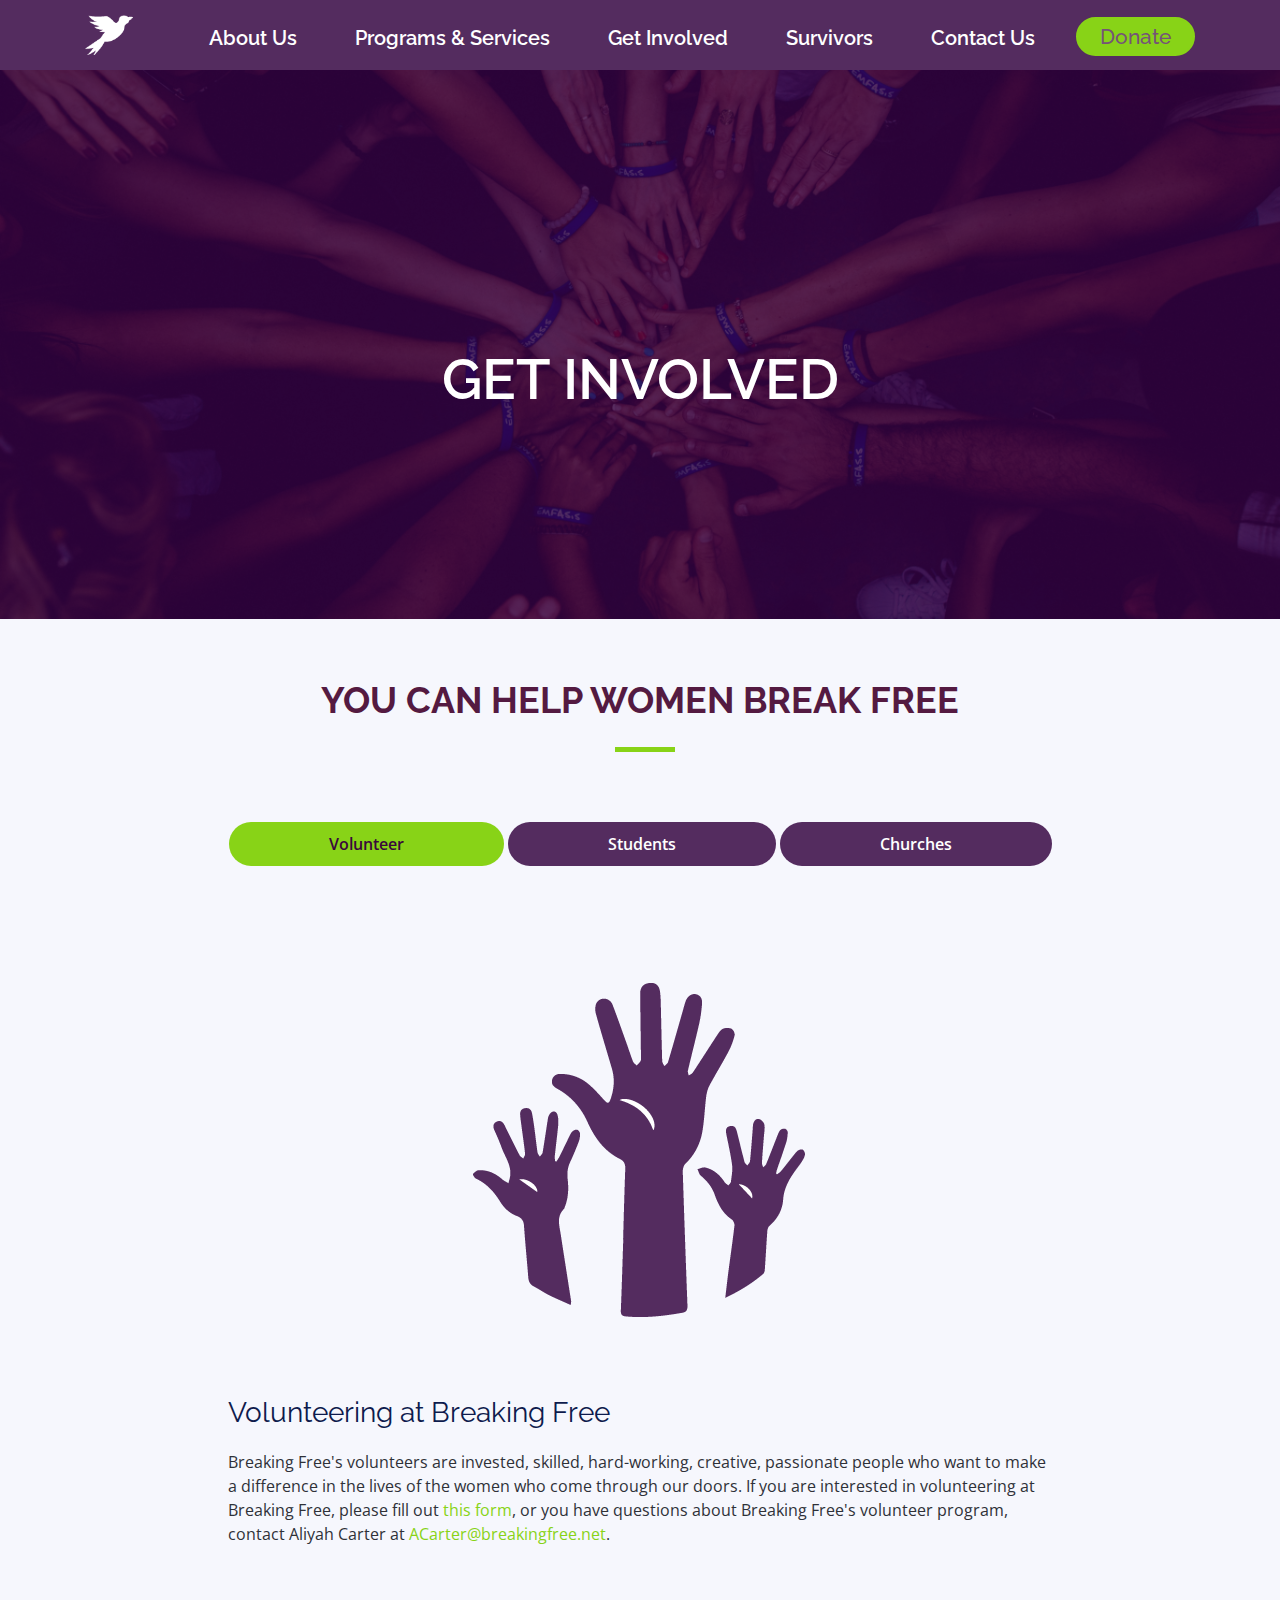
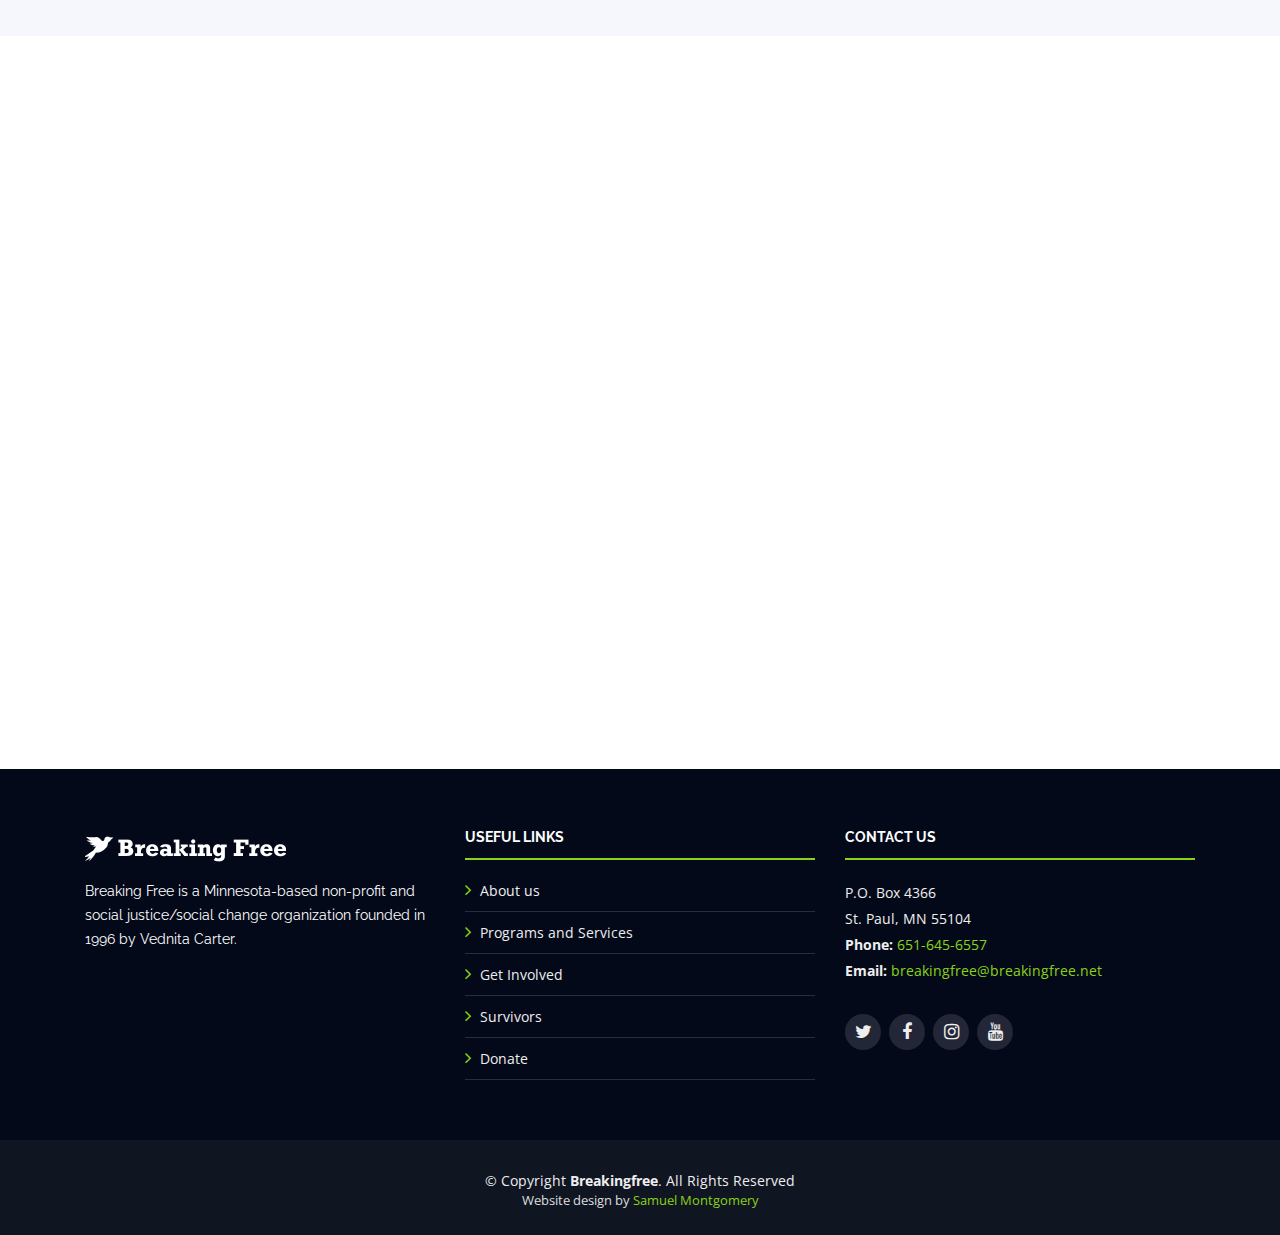
<file: BreakingFree/get-involved.html>
<!DOCTYPE html>
<html lang="en">

<head>
  <meta charset="utf-8">
  <title>Breaking Free - Sisters helping sisters break free</title>
  <meta content="width=device-width, initial-scale=1.0" name="viewport">
  <meta content="" name="keywords">
  <meta content="" name="description">

  <!-- Favicons -->
  <link href="img/favicon.png" rel="icon">
  <link href="img/apple-touch-icon.png" rel="apple-touch-icon">

  <!-- Google Fonts -->
  <link href="https://fonts.googleapis.com/css?family=Open+Sans:300,300i,400,400i,700,700i|Raleway:300,400,500,700,800" rel="stylesheet">

  <!-- Bootstrap CSS File -->
  <link href="lib/bootstrap/css/bootstrap.min.css" rel="stylesheet">

  <!-- Libraries CSS Files -->
  <link href="lib/font-awesome/css/font-awesome.min.css" rel="stylesheet">
  <link href="lib/animate/animate.min.css" rel="stylesheet">
  <link href="lib/venobox/venobox.css" rel="stylesheet">
  <link href="lib/owlcarousel/assets/owl.carousel.min.css" rel="stylesheet">

  <!-- Main Stylesheet File -->
  <link href="css/style.css" rel="stylesheet">

</head>




<body>

  <!--==========================
    Header
  ============================-->
  <header id="header" class="header-fixed">
    <div class="container">

      <div id="logo" class="pull-left">

        <!-- <h1><a href="#main">C<span>o</span>nf</a></h1>-->
            <a href="index.html" class="scrollto"><img src="img/logo_breaking_free_white_bird.png" alt="" title=""></a>
      </div>

      <nav id="nav-menu-container">
        <ul class="nav-menu">
          <!-- <li class="menu-active"><a href="#intro">Home</a></li> -->
          <li><a href=" about-us.html">About Us</a></li>
          <li><a href="programs-services.html">Programs & Services</a></li>
          <li><a href="get-involved.html">Get Involved</a></li>
          <!-- <li><a href="#venue">Learn More</a></li> -->
          <li><a href="survivors.html">Survivors</a></li>
          <li><a href="#contact">Contact Us</a></li>
          <!-- <li><a href="#supporters">Out of State Refferal</a></li>
          <li><a href="#contact">Men Breaking Free</a></li> -->
          <li class="buy-tickets"><a target="_blank" href="https://www.classy.org/give/125554/#!/donation/checkout">Donate</a></li>
        </ul>
      </nav><!-- #nav-menu-container -->
    </div>
  </header><!-- #header -->
<main id="main" class="main-page">
  <!--==========================
    Intro Section
  ============================-->
  <section id="intro-getinvolved">
    <div class="intro-container wow fadeIn">

        <h1>Get Involved</h1>

    </div>
  </section>







  <!--==========================
    F.A.Q Section
  ============================-->
  <!-- <section id="faq" class="wow fadeInUp">

    <div class="container"> -->

      <!-- <div class="section-header">
        <h2>About Us </h2>
      </div> -->

      <!-- <div class="row justify-content-center">
        <div class="col-lg-9">
            <ul id="faq-list">

              <li>
                <a data-toggle="collapse" class="collapsed" href="#faq1">Pre-Court Diversion<i class="fa fa-minus-circle"></i></a>
                <div id="faq1" class="collapse" data-parent="#faq-list">
                  <h3>Why Use Pre-Court Diversion?</h3>
                  <p>
                    It is an unfortunate reality that trafficking victims who encounter law enforcement risk incurring criminal charges. While a majority of victims have endured various forms of violence and sexual exploitation at the hands of pimps and traffickers, the very nature of sex trafficking requires that these same victims engage in illegal activity – prostitution.
                  </p>

                  <p>Using pre-court diversion enables law enforcement to intervene on a victim’s behalf, diverting them to community-based, victim-centered programs instead of pushing them through the criminal justice system. It's not just about punishment and consequences. It's about finding cost-effective, efficient, and lasting solutions to end sex trafficking and prostitution.</p>
                </div>
              </li>

              <li>
                <a data-toggle="collapse" href="#faq2" class="collapsed">Housing<i class="fa fa-minus-circle"></i></a>
                <div id="faq2" class="collapse" data-parent="#faq-list">
                    <h3> Permanent Supportive Housing</h3>
                    <p>The Village Place, Breaking Free’s permanent housing facility, was opened through a partnership with the Minnesota Department of Housing and Urban Development (HUD) in 2001. The Village Place is a 54-unit apartment complex master leased by Breaking Free with one- and two-bedroom units.</p>
    <br>
    <p>Our permanent housing program houses women (and their children) who participate in and complete our Women's programming. While we call this program "permanent housing" by definition because we are not mandated by our funding to require a time limit of stay for residents, it is our hope and design that clients will utilize this program and its supportive services to eventually achieve self-sufficiency.</p>

                </div>
              </li>

              <li>
                <a data-toggle="collapse" href="#faq3" class="collapsed">Women's Program<i class="fa fa-minus-circle"></i></a>
                <div id="faq3" class="collapse" data-parent="#faq-list">
                  <p>
The Women's Program is our core program and gateway to other services provided by Breaking Free. After an initial intake and assessment is completed, an individual plan for each client is established and implemented, which includes:

<ul>
  <li class="values-ul">Prostitution is violence against women.</li>
  <br>
  <li class="values-ul">No one deserves to be bought and sold, and everyone deserves to live free of violence.</li>
  <br>
  <li class="values-ul">It is important to criminalize the buyer, and decriminalize the bought: to hold the demand accountable, not the victim.</li>
  <br>

</ul>
                </div>
              </li>

              <li>
                <a data-toggle="collapse" href="#faq4" class="collapsed">Outreach<i class="fa fa-minus-circle"></i></a>
                <div id="faq4" class="collapse" data-parent="#faq-list">
                  <p>
                    <h3>Street Outreach</h3>
While much of sex trafficking has moved underground at strip clubs, massage parlors, brothels, and on-line "escort" services, street prostitution is still prevalent in the Twin Cities and is often the only opportunity we will have to reach many exploited women and girls. Our outreach workers provide street-based outreach to prostituted individuals to help build a rapport with them, let them know about Breaking Free’s programs and services, and provide hygiene kits, condoms and other seasonal items in an effort to meet their on-going needs. Outreach workers canvas areas in Minneapolis and St. Paul that are known to be high traffic areas for prostitution.

                </div>
              </li>

            </ul>
        </div>
      </div>

    </div>

  </section> -->

  <!--==========================
    Get Involved Section
  ============================-->
  <section id="getinvolved" class="section-with-bg">
    <div class="container wow fadeInUp">
      <div class="section-header">
        <h2>You Can Help Women Break Free</h2>
      </div>

      <ul class="nav nav-tabs" role="tablist">
        <li class="nav-item">
          <a class="nav-link active" href="#day-1" role="tab" data-toggle="tab">Volunteer</a>
        </li>
        <li class="nav-item">
          <a class="nav-link" href="#day-2" role="tab" data-toggle="tab">Students</a>
        </li>
        <li class="nav-item">
          <a class="nav-link" href="#day-3" role="tab" data-toggle="tab">Churches</a>
        </li>
      </ul>



      <div class="tab-content row justify-content-center">

        <!-- Schdule Day 1 -->
        <div role="tabpanel" class="col-lg-9 tab-pane fade show active" id="day-1">

      <img class="rounded mx-auto d-block  img-fluid"src="img/volunteer-icon.png" alt="">
      <h3>Volunteering at Breaking Free</h3>
<p>Breaking Free's volunteers are invested, skilled, hard-working, creative, passionate people who want to make a difference in the lives of the women who come through our doors. If you are interested in volunteering at Breaking Free, please fill out <a href="https://apricot.socialsolutions.com/document/edit/id/new/form_id/84">this form</a>, or you have questions about Breaking Free's volunteer program, contact Aliyah Carter at <a href="mailto:ACarter@breakingfree.net">ACarter@breakingfree.net</a>.</p>
      </div>
        <!-- End Schdule Day 1 -->

        <!-- Schdule Day 2 -->
        <div role="tabpanel" class="col-lg-9  tab-pane fade" id="day-2">
            <!-- <div class="row getinvolved-item"> -->
                <img class="rounded mx-auto d-block img-fluid"src="img/students-icon.png" alt="">
                <div class="">
                  <h3>Students
            </h3>
          <h6>Internships</h6>
                <p>All student internship positions are currently FULL. If an internship position opens, it will be listed here, and sent out to our email list, which you may sign up for HERE. Due to a high volume of interest, email inquiries will not be answered.
            </p>
<br>
            <h6>Assistance With School Projects</h6>
            <p>Each year, Breaking Free receives hundreds of student requests for assistance with school projects, such as research and interviews. Because of the high volume of requests we receive and our heavy workload, Breaking Free staff are not able at this time to assist with school projects so that we may concentrate on our work in ending sex trafficking. Please do not contact us for assistance with school projects.</p>
<br>
            <h6>Classroom Visits</h6>
            <p>Breaking Free staff work with professors and teachers to develop relevant, age-appropriate curriculum surrounding the issues of sex trafficking. Complete this form to schedule a visit to your high school, college/university, or graduate/professional school. Presentations will be tailored to meet specific learning needs. </p>
                </div>

                <!-- </div> -->
        </div>
        <!-- End Schdule Day 2 -->

        <!-- Schdule Day 3 -->
        <div role="tabpanel" class="col-lg-9  tab-pane fade" id="day-3">

          <!-- <div class="row getinvolved-item"> -->
              <img class="rounded mx-auto d-block img-fluid"src="img/churches-icon.png" alt="">
              <h3>Churches</h3>
              <p>Many women come to Breaking Free seeking spiritual guidance. They say they feel dirty and unworthy to go before God because of everything that has happened to them. They blame themselves for everything that has happened in their past, but we know that before God, they are a new creation. </p>
<br>
              <p>Breaking Free works with the faith community to assist churches in working with exploited/sex trafficked women and girls  to help them understand the depth of how prostitution has impacted their lives. Through our partnerships with local churches, we provide opportunities for bible study, mentoring, and opportunities to attend conferences and seminars geared towards spiritual growth and discipleship.
</p>
<br>
              <p>Currently, we have committed volunteers and supporters from many area churches from several denominations including: Woodland Hills Church, Eagle Brook Church, Wooddale Church, City Hill Church, the Vineyard Churches, Camphor United Methodist and the United Methodist Women, St. Mark's, North Heights Lutheran Church, Waite Park Church, Plymouth Congregational, Real Life Church, Bloomington Covenant, Passion Church, Substance,  Hosanna!, Celebration Church, and many more.
</p>
<br>
              <p>For more information about volunteering contact <a href="mailto:volunteers@breakingfree.net">volunteers@breakingfree.net</a> or to invite us to speak with your church or group please fill out  <a href="https://apricot.socialsolutions.com/document/edit/id/new/form_id/84">this form</a> . </p>
              <!-- </div> -->
<br>
        </div>
        <!-- End Schdule Day 2 -->

      </div>

    </div>

  </section>


  <!--==========================
    Sponsors Section
  ============================-->
  <!-- <section id="supporters" class="section-with-bg wow fadeInUp">

    <div class="container">
      <div class="section-header">
        <h2>Who We Work With</h2>
      </div>

      <div class="row no-gutters supporters-wrap clearfix">

        <div class="col-lg-3 col-md-4 col-xs-6">
          <div class="supporter-logo">
            <a target="_blank" href="https://www.co.dakota.mn.us/Government/Attorney/Pages/default.aspx">
            <img src="img/Logos/DakotaCountyLogo_Final.png" class="img-fluid" alt="">
            </a>
          </div>
        </div>

        <div class="col-lg-3 col-md-4 col-xs-6">
          <div class="supporter-logo">
            <a target="_blank" href="https://www.stlouiscountymn.gov/GOVERNMENT/DepartmentsAgencies/Attorney.aspx">
            <img src="img/Logos/hill-church-Final.png" class="img-fluid" alt="">
            </a>
          </div>
        </div>

        <div class="col-lg-3 col-md-4 col-xs-6">
          <div class="supporter-logo">
            <a target="_blank" href="https://www.stlouiscountymn.gov/departments-a-z/attorney">
            <img src="img/Logos/logo_main_Final.png" class="img-fluid" alt="">
            </a>
          </div>
        </div>

        <div class="col-lg-3 col-md-4 col-xs-6">
          <div class="supporter-logo">
            <a target="_blank" href="https://www.co.olmsted.mn.us/attorney/Pages/default.aspx">
            <img src="img/Logos/logo_original_Final.png" class="img-fluid" alt="">
            </a>
          </div>
        </div>

        <div class="col-lg-3 col-md-4 col-xs-6">
          <div class="supporter-logo">
            <a target="_blank" href="https://www.bloomingtonmn.gov/">
            <img src="img/Logos/logo_bloomington_Final.png" class="img-fluid" alt="">
            </a>
          </div>
        </div>

        <div class="col-lg-3 col-md-4 col-xs-6">
          <div class="supporter-logo">
            <a target="_blank" href="https://www.genderviolenceinstitute.org/home.html">
            <img src="img/Logos/GVI+Logo_Final.png" class="img-fluid" alt="">
            </a>
          </div>
        </div>

        <div class="col-lg-3 col-md-4 col-xs-6">
          <div class="supporter-logo">
            <a target="_blank" href="http://www.mncasa.org/">
            <img src="img/Logos/MNCASA_Logo_Final.png" class="img-fluid" alt="">
            </a>
          </div>
        </div>

        <div class="col-lg-3 col-md-4 col-xs-6">
          <div class="supporter-logo">
            <a target="_blank" href="https://www.mysister.org/">
            <img src="img/Logos/MY_SISTER_LOGO_340x_FInal.png" class="img-fluid" alt="">
            </a>
          </div>
        </div>
 -->





      <!-- </div> -->

    <!-- </div> -->

  <!-- </section> -->

  <!--==========================
    Contact Section
  ============================-->
  <section id="contact" class="section-bg wow fadeInUp">

    <div class="container">

      <div class="section-header">
        <h2>Contact Us</h2>
        <!-- <p>Nihil officia ut sint molestiae tenetur.</p> -->
      </div>

      <div class="row contact-info">

        <div class="col-md-4">
          <div class="contact-address">
            <i class="ion-ios-location-outline"></i>
            <h3>Address</h3>
            <address>P.O. Box 4366, St. Paul, MN 55104</address>
          </div>
        </div>

        <div class="col-md-4">
          <div class="contact-phone">
            <i class="ion-ios-telephone-outline"></i>
            <h3>Phone Number</h3>
            <p><a href="tel:+6516456557"> 651-645-6557</a></p>
          </div>
        </div>

        <div class="col-md-4">
          <div class="contact-email">
            <i class="ion-ios-email-outline"></i>
            <h3>Email</h3>
            <p><a href="mailto:breakingfree@breakingfree.net">breakingfree@breakingfree.net</a></p>
          </div>
        </div>

      </div>

      <div class="form">
        <div id="sendmessage">Your message has been sent. Thank you!</div>
        <div id="errormessage"></div>
        <form action="" method="post" role="form" class="contactForm">
          <div class="form-row">
            <div class="form-group col-md-6">
              <input type="text" name="name" class="form-control" id="name" placeholder="Your Name" data-rule="minlen:4" data-msg="Please enter at least 4 chars" />
              <div class="validation"></div>
            </div>
            <div class="form-group col-md-6">
              <input type="email" class="form-control" name="email" id="email" placeholder="Your Email" data-rule="email" data-msg="Please enter a valid email" />
              <div class="validation"></div>
            </div>
          </div>
          <div class="form-group">
            <input type="text" class="form-control" name="subject" id="subject" placeholder="Subject" data-rule="minlen:4" data-msg="Please enter at least 8 chars of subject" />
            <div class="validation"></div>
          </div>
          <div class="form-group">
            <textarea class="form-control" name="message" rows="5" data-rule="required" data-msg="Please write something for us" placeholder="Message"></textarea>
            <div class="validation"></div>
          </div>
          <div class="text-center"><button type="submit">Send Message</button></div>
        </form>
      </div>

    </div>
  </section><!-- #contact -->

 </main>


 <!--==========================
   Footer
 ============================-->
 <footer id="footer">
   <div class="footer-top">
     <div class="container">
       <div class="row">

         <div class="col-lg-4 col-md-6 footer-info">
           <img src="img/logo_breaking_free_white_sm-2.png" alt="TheEvenet">
           <p>Breaking Free is a Minnesota-based non-profit and social justice/social change organization founded in 1996 by Vednita Carter.</p>
         </div>

         <div class="col-lg-4 col-md-6 footer-links">
           <h4>Useful Links</h4>
           <ul>
             <li><i class="fa fa-angle-right"></i> <a href="about-us.html">About us</a></li>
             <li><i class="fa fa-angle-right"></i> <a href="programs-services.html">Programs and Services</a></li>
             <li><i class="fa fa-angle-right"></i> <a href="get-involved.html">Get Involved</a></li>
             <li><i class="fa fa-angle-right"></i> <a href="survivors.html">Survivors</a></li>
             <li><i class="fa fa-angle-right"></i> <a target="_blank" href="https://www.classy.org/give/125554/#!/donation/checkout">Donate</a></li>
           </ul>
         </div>

         <div class="col-lg-4 col-md-6 footer-contact">
           <h4>Contact Us</h4>
           <p>
             P.O. Box 4366  <br>
             St. Paul, MN 55104<br>

             <strong>Phone:</strong><a href="tel:+6516456557"> 651-645-6557</a><br>
             <strong>Email:</strong> <a href="mailto:breakingfree@breakingfree.net">breakingfree@breakingfree.net</a><br>
           </p>

           <div class="social-links">
             <a href="https://twitter.com/breakingfreestp?lang=en" class="twitter"><i class="fa fa-twitter"></i></a>
             <a href="https://www.facebook.com/BreakingFreeStP/" class="facebook"><i class="fa fa-facebook"></i></a>
             <a href="https://www.instagram.com/breakingfreemn/" class="instagram"><i class="fa fa-instagram"></i></a>
             <a href="https://www.youtube.com/user/BreakingFreeStP" class="youtube"><i class="fa fa-youtube"></i></a>

           </div>

         </div>

       </div>
     </div>
   </div>

   <div class="container">
     <div class="copyright">
       &copy; Copyright <strong>Breakingfree</strong>. All Rights Reserved
     </div>
     <div class="credits">
       Website design by <a href="https://samisnow1.github.io">Samuel Montgomery</a>
     </div>
   </div>
 </footer><!-- #footer -->

  <a href="#" class="back-to-top"><i class="fa fa-angle-up"></i></a>

  <!-- JavaScript Libraries -->
  <script src="lib/jquery/jquery.min.js"></script>
  <script src="lib/jquery/jquery-migrate.min.js"></script>
  <script src="lib/bootstrap/js/bootstrap.bundle.min.js"></script>
  <script src="lib/easing/easing.min.js"></script>
  <script src="lib/superfish/hoverIntent.js"></script>
  <script src="lib/superfish/superfish.min.js"></script>
  <script src="lib/wow/wow.min.js"></script>
  <script src="lib/venobox/venobox.min.js"></script>
  <script src="lib/owlcarousel/owl.carousel.min.js"></script>

  <!-- Contact Form JavaScript File -->
  <script src="contactform/contactform.js"></script>

  <!-- Template Main Javascript File -->
  <script src="js/main.js"></script>
</body>

</html>
</file>
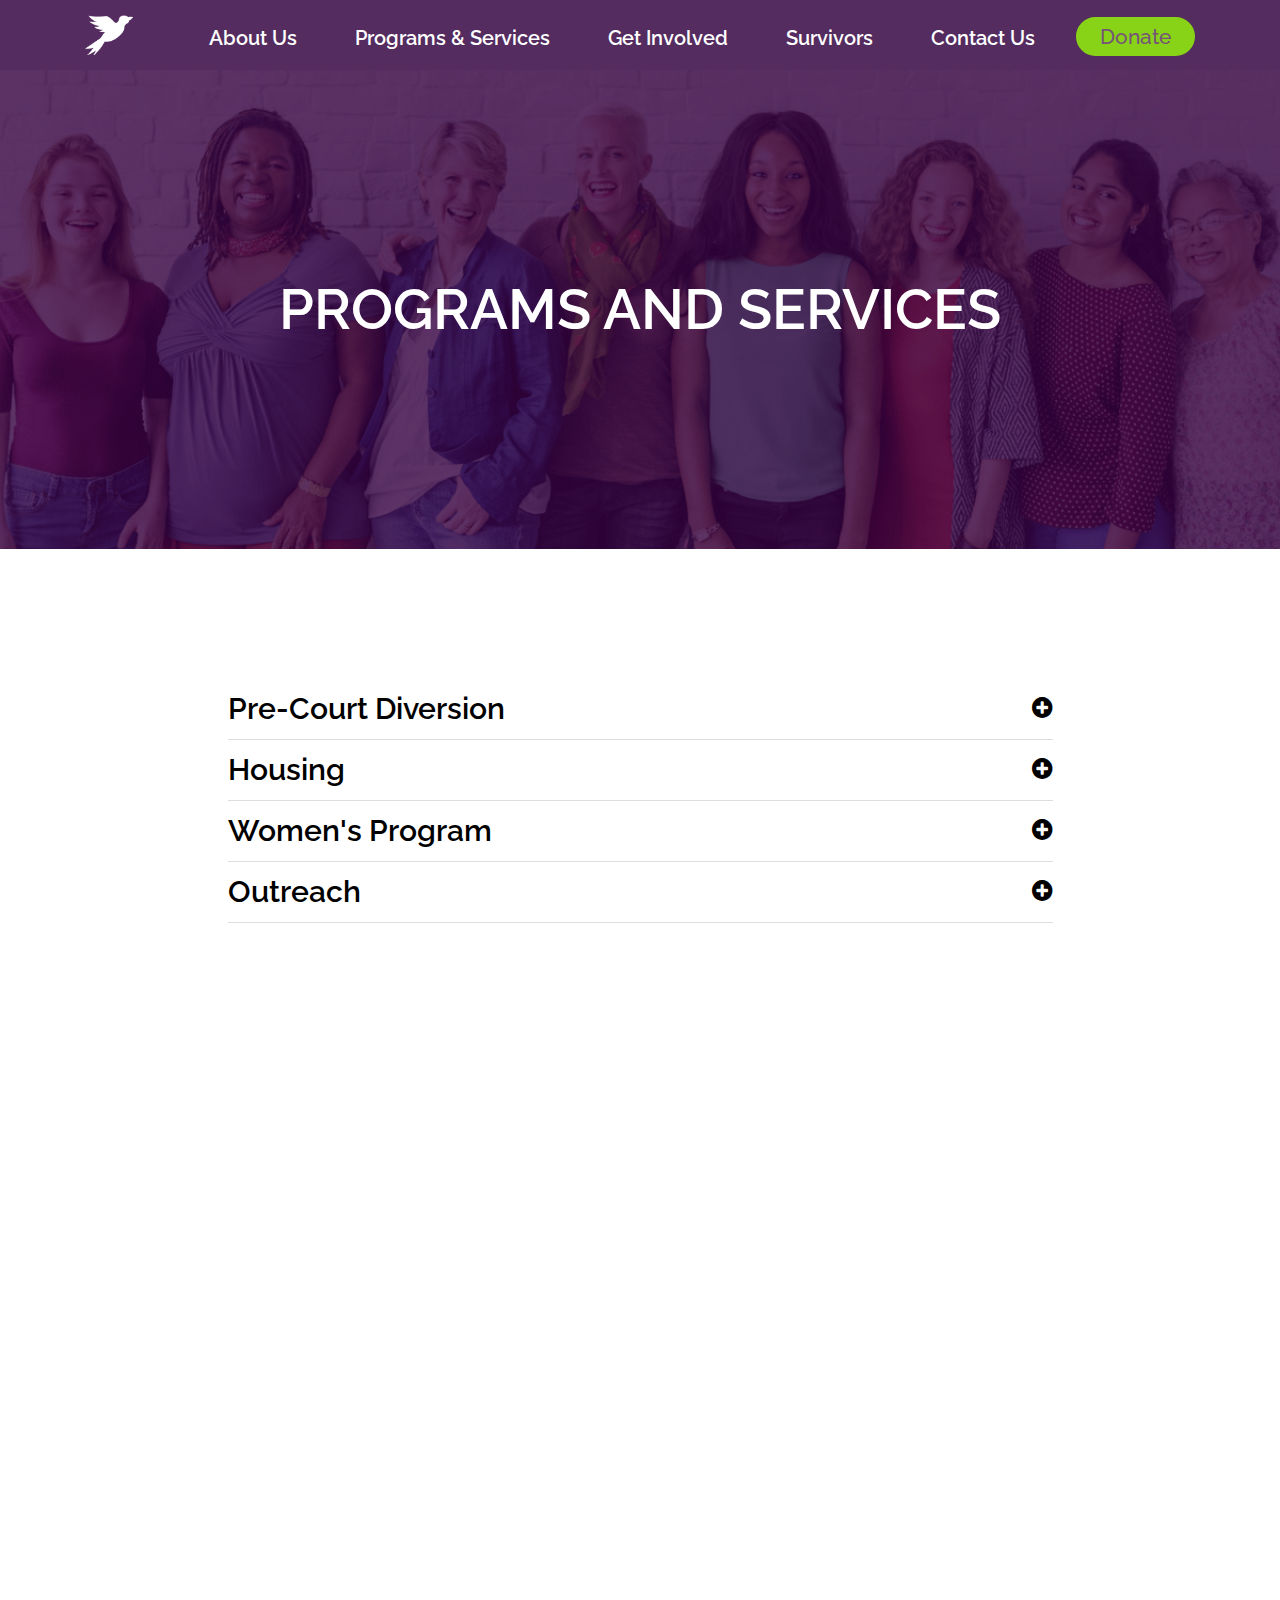
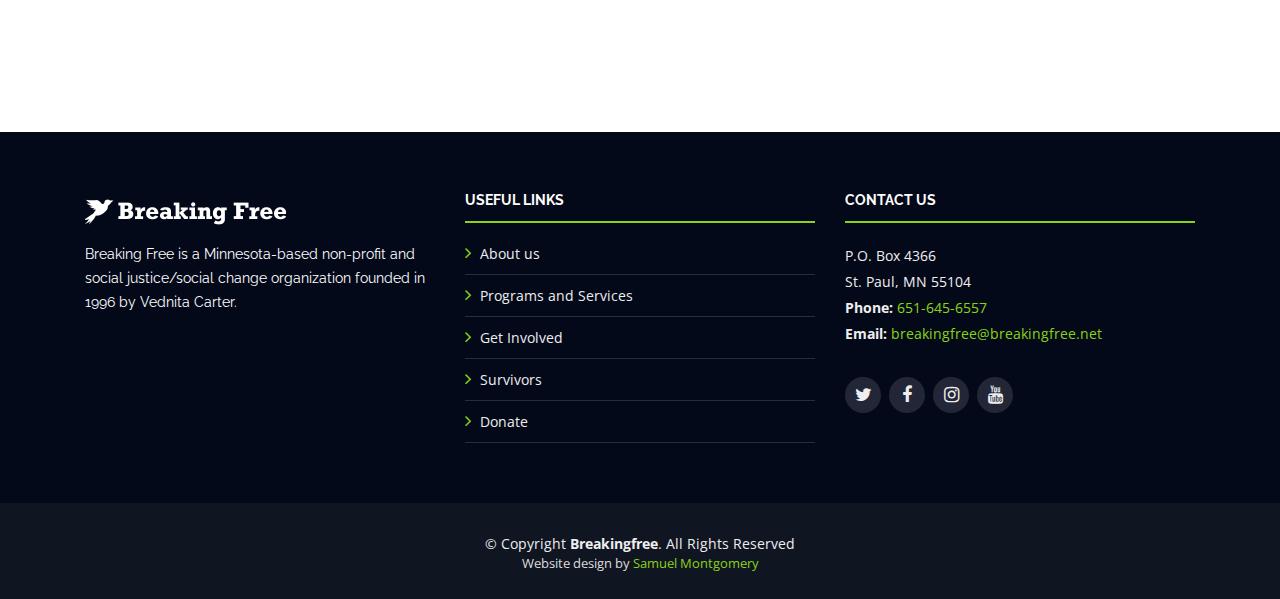
<file: BreakingFree/programs-services.html>
<!DOCTYPE html>
<html lang="en">

<head>
  <meta charset="utf-8">
  <title>Breaking Free - Sisters helping sisters break free</title>
  <meta content="width=device-width, initial-scale=1.0" name="viewport">
  <meta content="" name="keywords">
  <meta content="" name="description">

  <!-- Favicons -->
  <link href="img/favicon.png" rel="icon">
  <link href="img/apple-touch-icon.png" rel="apple-touch-icon">

  <!-- Google Fonts -->
  <link href="https://fonts.googleapis.com/css?family=Open+Sans:300,300i,400,400i,700,700i|Raleway:300,400,500,700,800" rel="stylesheet">

  <!-- Bootstrap CSS File -->
  <link href="lib/bootstrap/css/bootstrap.min.css" rel="stylesheet">

  <!-- Libraries CSS Files -->
  <link href="lib/font-awesome/css/font-awesome.min.css" rel="stylesheet">
  <link href="lib/animate/animate.min.css" rel="stylesheet">
  <link href="lib/venobox/venobox.css" rel="stylesheet">
  <link href="lib/owlcarousel/assets/owl.carousel.min.css" rel="stylesheet">

  <!-- Main Stylesheet File -->
  <link href="css/style.css" rel="stylesheet">

</head>




<body>

  <!--==========================
    Header
  ============================-->
  <header id="header" class="header-fixed">
    <div class="container">

      <div id="logo" class="pull-left">

        <!-- <h1><a href="#main">C<span>o</span>nf</a></h1>-->
          <a href="index.html" class="scrollto"><img src="img/logo_breaking_free_white_bird.png" alt="" title=""></a>
      </div>

      <nav id="nav-menu-container">
        <ul class="nav-menu">
          <!-- <li class="menu-active"><a href="#intro">Home</a></li> -->
          <li><a href=" about-us.html">About Us</a></li>
          <li><a href="programs-services.html">Programs & Services</a></li>
          <li><a href="get-involved.html">Get Involved</a></li>
          <!-- <li><a href="#venue">Learn More</a></li> -->
          <li><a href="survivors.html">Survivors</a></li>
          <li><a href="#contact">Contact Us</a></li>
          <!-- <li><a href="#supporters">Out of State Refferal</a></li>
          <li><a href="#contact">Men Breaking Free</a></li> -->
          <li class="buy-tickets"><a target="_blank" href="https://www.classy.org/give/125554/#!/donation/checkout">Donate</a></li>
        </ul>
      </nav><!-- #nav-menu-container -->
    </div>
  </header><!-- #header -->

  <!--==========================
    Intro Section
  ============================-->
  <section id="intro-programs">
    <div class="intro-container wow fadeIn">

        <h1>Programs and Services</h1>

    </div>
  </section>

<main id="main" class="main-page">





  <!--==========================
    F.A.Q Section
  ============================-->
  <section id="faq" class="wow fadeInUp">

    <div class="container">

      <!-- <div class="section-header">
        <h2>About Us </h2>
      </div> -->

      <div class="row justify-content-center">
        <div class="col-lg-9">
            <ul id="faq-list">

              <li>
                <a data-toggle="collapse" class="collapsed" href="#faq1">Pre-Court Diversion<i class="fa fa-minus-circle"></i></a>
                <div id="faq1" class="collapse" data-parent="#faq-list">
                  <h3>Why Use Pre-Court Diversion?</h3>
                  <p>
                    It is an unfortunate reality that trafficking victims who encounter law enforcement risk incurring criminal charges. While a majority of victims have endured various forms of violence and sexual exploitation at the hands of pimps and traffickers, the very nature of sex trafficking requires that these same victims engage in illegal activity – prostitution.
                  </p>

                  <p>Using pre-court diversion enables law enforcement to intervene on a victim’s behalf, diverting them to community-based, victim-centered programs instead of pushing them through the criminal justice system. It's not just about punishment and consequences. It's about finding cost-effective, efficient, and lasting solutions to end sex trafficking and prostitution.</p>
                </div>
              </li>

              <li>
                <a data-toggle="collapse" href="#faq2" class="collapsed">Housing<i class="fa fa-minus-circle"></i></a>
                <div id="faq2" class="collapse" data-parent="#faq-list">
                    <h3> Permanent Supportive Housing</h3>
                    <p>The Village Place, Breaking Free’s permanent housing facility, was opened through a partnership with the Minnesota Department of Housing and Urban Development (HUD) in 2001. The Village Place is a 54-unit apartment complex master leased by Breaking Free with one- and two-bedroom units.</p>
    <br>
    <p>Our permanent housing program houses women (and their children) who participate in and complete our Women's programming. While we call this program "permanent housing" by definition because we are not mandated by our funding to require a time limit of stay for residents, it is our hope and design that clients will utilize this program and its supportive services to eventually achieve self-sufficiency.</p>

                </div>
              </li>

              <li>
                <a data-toggle="collapse" href="#faq3" class="collapsed">Women's Program<i class="fa fa-minus-circle"></i></a>
                <div id="faq3" class="collapse" data-parent="#faq-list">
                  <p>
The Women's Program is our core program and gateway to other services provided by Breaking Free. After an initial intake and assessment is completed, an individual plan for each client is established and implemented, which includes:

<ul>
  <li class="values-ul">Prostitution is violence against women.</li>
  <br>
  <li class="values-ul">No one deserves to be bought and sold, and everyone deserves to live free of violence.</li>
  <br>
  <li class="values-ul">It is important to criminalize the buyer, and decriminalize the bought: to hold the demand accountable, not the victim.</li>
  <br>

</ul>
                </div>
              </li>

              <li>
                <a data-toggle="collapse" href="#faq4" class="collapsed">Outreach<i class="fa fa-minus-circle"></i></a>
                <div id="faq4" class="collapse" data-parent="#faq-list">
                  <p>
                    <h3>Street Outreach</h3>
While much of sex trafficking has moved underground at strip clubs, massage parlors, brothels, and on-line "escort" services, street prostitution is still prevalent in the Twin Cities and is often the only opportunity we will have to reach many exploited women and girls. Our outreach workers provide street-based outreach to prostituted individuals to help build a rapport with them, let them know about Breaking Free’s programs and services, and provide hygiene kits, condoms and other seasonal items in an effort to meet their on-going needs. Outreach workers canvas areas in Minneapolis and St. Paul that are known to be high traffic areas for prostitution.

                </div>
              </li>

            </ul>
        </div>
      </div>

    </div>

  </section>


  <!--==========================
    Sponsors Section
  ============================-->
  <!-- <section id="supporters" class="section-with-bg wow fadeInUp">

    <div class="container">
      <div class="section-header">
        <h2>Who We Work With</h2>
      </div>

      <div class="row no-gutters supporters-wrap clearfix">

        <div class="col-lg-3 col-md-4 col-xs-6">
          <div class="supporter-logo">
            <a target="_blank" href="https://www.co.dakota.mn.us/Government/Attorney/Pages/default.aspx">
            <img src="img/Logos/DakotaCountyLogo_Final.png" class="img-fluid" alt="">
            </a>
          </div>
        </div>

        <div class="col-lg-3 col-md-4 col-xs-6">
          <div class="supporter-logo">
            <a target="_blank" href="https://www.stlouiscountymn.gov/GOVERNMENT/DepartmentsAgencies/Attorney.aspx">
            <img src="img/Logos/hill-church-Final.png" class="img-fluid" alt="">
            </a>
          </div>
        </div>

        <div class="col-lg-3 col-md-4 col-xs-6">
          <div class="supporter-logo">
            <a target="_blank" href="https://www.stlouiscountymn.gov/departments-a-z/attorney">
            <img src="img/Logos/logo_main_Final.png" class="img-fluid" alt="">
            </a>
          </div>
        </div>

        <div class="col-lg-3 col-md-4 col-xs-6">
          <div class="supporter-logo">
            <a target="_blank" href="https://www.co.olmsted.mn.us/attorney/Pages/default.aspx">
            <img src="img/Logos/logo_original_Final.png" class="img-fluid" alt="">
            </a>
          </div>
        </div>

        <div class="col-lg-3 col-md-4 col-xs-6">
          <div class="supporter-logo">
            <a target="_blank" href="https://www.bloomingtonmn.gov/">
            <img src="img/Logos/logo_bloomington_Final.png" class="img-fluid" alt="">
            </a>
          </div>
        </div>

        <div class="col-lg-3 col-md-4 col-xs-6">
          <div class="supporter-logo">
            <a target="_blank" href="https://www.genderviolenceinstitute.org/home.html">
            <img src="img/Logos/GVI+Logo_Final.png" class="img-fluid" alt="">
            </a>
          </div>
        </div>

        <div class="col-lg-3 col-md-4 col-xs-6">
          <div class="supporter-logo">
            <a target="_blank" href="http://www.mncasa.org/">
            <img src="img/Logos/MNCASA_Logo_Final.png" class="img-fluid" alt="">
            </a>
          </div>
        </div>

        <div class="col-lg-3 col-md-4 col-xs-6">
          <div class="supporter-logo">
            <a target="_blank" href="https://www.mysister.org/">
            <img src="img/Logos/MY_SISTER_LOGO_340x_FInal.png" class="img-fluid" alt="">
            </a>
          </div>
        </div>
 -->





      </div>

    </div>

  </section>

  <!--==========================
    Contact Section
  ============================-->
  <section id="contact" class="section-bg wow fadeInUp">

    <div class="container">

      <div class="section-header">
        <h2>Contact Us</h2>
        <!-- <p>Nihil officia ut sint molestiae tenetur.</p> -->
      </div>

      <div class="row contact-info">

        <div class="col-md-4">
          <div class="contact-address">
            <i class="ion-ios-location-outline"></i>
            <h3>Address</h3>
            <address>P.O. Box 4366, St. Paul, MN 55104</address>
          </div>
        </div>

        <div class="col-md-4">
          <div class="contact-phone">
            <i class="ion-ios-telephone-outline"></i>
            <h3>Phone Number</h3>
            <p><a href="tel:+6516456557"> 651-645-6557</a></p>
          </div>
        </div>

        <div class="col-md-4">
          <div class="contact-email">
            <i class="ion-ios-email-outline"></i>
            <h3>Email</h3>
            <p><a href="mailto:breakingfree@breakingfree.net">breakingfree@breakingfree.net</a></p>
          </div>
        </div>

      </div>

      <div class="form">
        <div id="sendmessage">Your message has been sent. Thank you!</div>
        <div id="errormessage"></div>
        <form action="" method="post" role="form" class="contactForm">
          <div class="form-row">
            <div class="form-group col-md-6">
              <input type="text" name="name" class="form-control" id="name" placeholder="Your Name" data-rule="minlen:4" data-msg="Please enter at least 4 chars" />
              <div class="validation"></div>
            </div>
            <div class="form-group col-md-6">
              <input type="email" class="form-control" name="email" id="email" placeholder="Your Email" data-rule="email" data-msg="Please enter a valid email" />
              <div class="validation"></div>
            </div>
          </div>
          <div class="form-group">
            <input type="text" class="form-control" name="subject" id="subject" placeholder="Subject" data-rule="minlen:4" data-msg="Please enter at least 8 chars of subject" />
            <div class="validation"></div>
          </div>
          <div class="form-group">
            <textarea class="form-control" name="message" rows="5" data-rule="required" data-msg="Please write something for us" placeholder="Message"></textarea>
            <div class="validation"></div>
          </div>
          <div class="text-center"><button type="submit">Send Message</button></div>
        </form>
      </div>

    </div>
  </section><!-- #contact -->

 </main>


 <!--==========================
   Footer
 ============================-->
 <footer id="footer">
   <div class="footer-top">
     <div class="container">
       <div class="row">

         <div class="col-lg-4 col-md-6 footer-info">
           <img src="img/logo_breaking_free_white_sm-2.png" alt="TheEvenet">
           <p>Breaking Free is a Minnesota-based non-profit and social justice/social change organization founded in 1996 by Vednita Carter.</p>
         </div>

         <div class="col-lg-4 col-md-6 footer-links">
           <h4>Useful Links</h4>
           <ul>
             <li><i class="fa fa-angle-right"></i> <a href="about-us.html">About us</a></li>
             <li><i class="fa fa-angle-right"></i> <a href="programs-services.html">Programs and Services</a></li>
             <li><i class="fa fa-angle-right"></i> <a href="get-involved.html">Get Involved</a></li>
             <li><i class="fa fa-angle-right"></i> <a href="survivors.html">Survivors</a></li>
             <li><i class="fa fa-angle-right"></i> <a target="_blank" href="https://www.classy.org/give/125554/#!/donation/checkout">Donate</a></li>
           </ul>
         </div>

         <div class="col-lg-4 col-md-6 footer-contact">
           <h4>Contact Us</h4>
           <p>
             P.O. Box 4366  <br>
             St. Paul, MN 55104<br>

             <strong>Phone:</strong><a href="tel:+6516456557"> 651-645-6557</a><br>
             <strong>Email:</strong> <a href="mailto:breakingfree@breakingfree.net">breakingfree@breakingfree.net</a><br>
           </p>

           <div class="social-links">
             <a href="https://twitter.com/breakingfreestp?lang=en" class="twitter"><i class="fa fa-twitter"></i></a>
             <a href="https://www.facebook.com/BreakingFreeStP/" class="facebook"><i class="fa fa-facebook"></i></a>
             <a href="https://www.instagram.com/breakingfreemn/" class="instagram"><i class="fa fa-instagram"></i></a>
             <a href="https://www.youtube.com/user/BreakingFreeStP" class="youtube"><i class="fa fa-youtube"></i></a>

           </div>

         </div>

       </div>
     </div>
   </div>

   <div class="container">
     <div class="copyright">
       &copy; Copyright <strong>Breakingfree</strong>. All Rights Reserved
     </div>
     <div class="credits">
       Website design by <a href="https://samisnow1.github.io">Samuel Montgomery</a>
     </div>
   </div>
 </footer><!-- #footer -->

  <a href="#" class="back-to-top"><i class="fa fa-angle-up"></i></a>

  <!-- JavaScript Libraries -->
  <script src="lib/jquery/jquery.min.js"></script>
  <script src="lib/jquery/jquery-migrate.min.js"></script>
  <script src="lib/bootstrap/js/bootstrap.bundle.min.js"></script>
  <script src="lib/easing/easing.min.js"></script>
  <script src="lib/superfish/hoverIntent.js"></script>
  <script src="lib/superfish/superfish.min.js"></script>
  <script src="lib/wow/wow.min.js"></script>
  <script src="lib/venobox/venobox.min.js"></script>
  <script src="lib/owlcarousel/owl.carousel.min.js"></script>

  <!-- Contact Form JavaScript File -->
  <script src="contactform/contactform.js"></script>

  <!-- Template Main Javascript File -->
  <script src="js/main.js"></script>
</body>

</html>
</file>
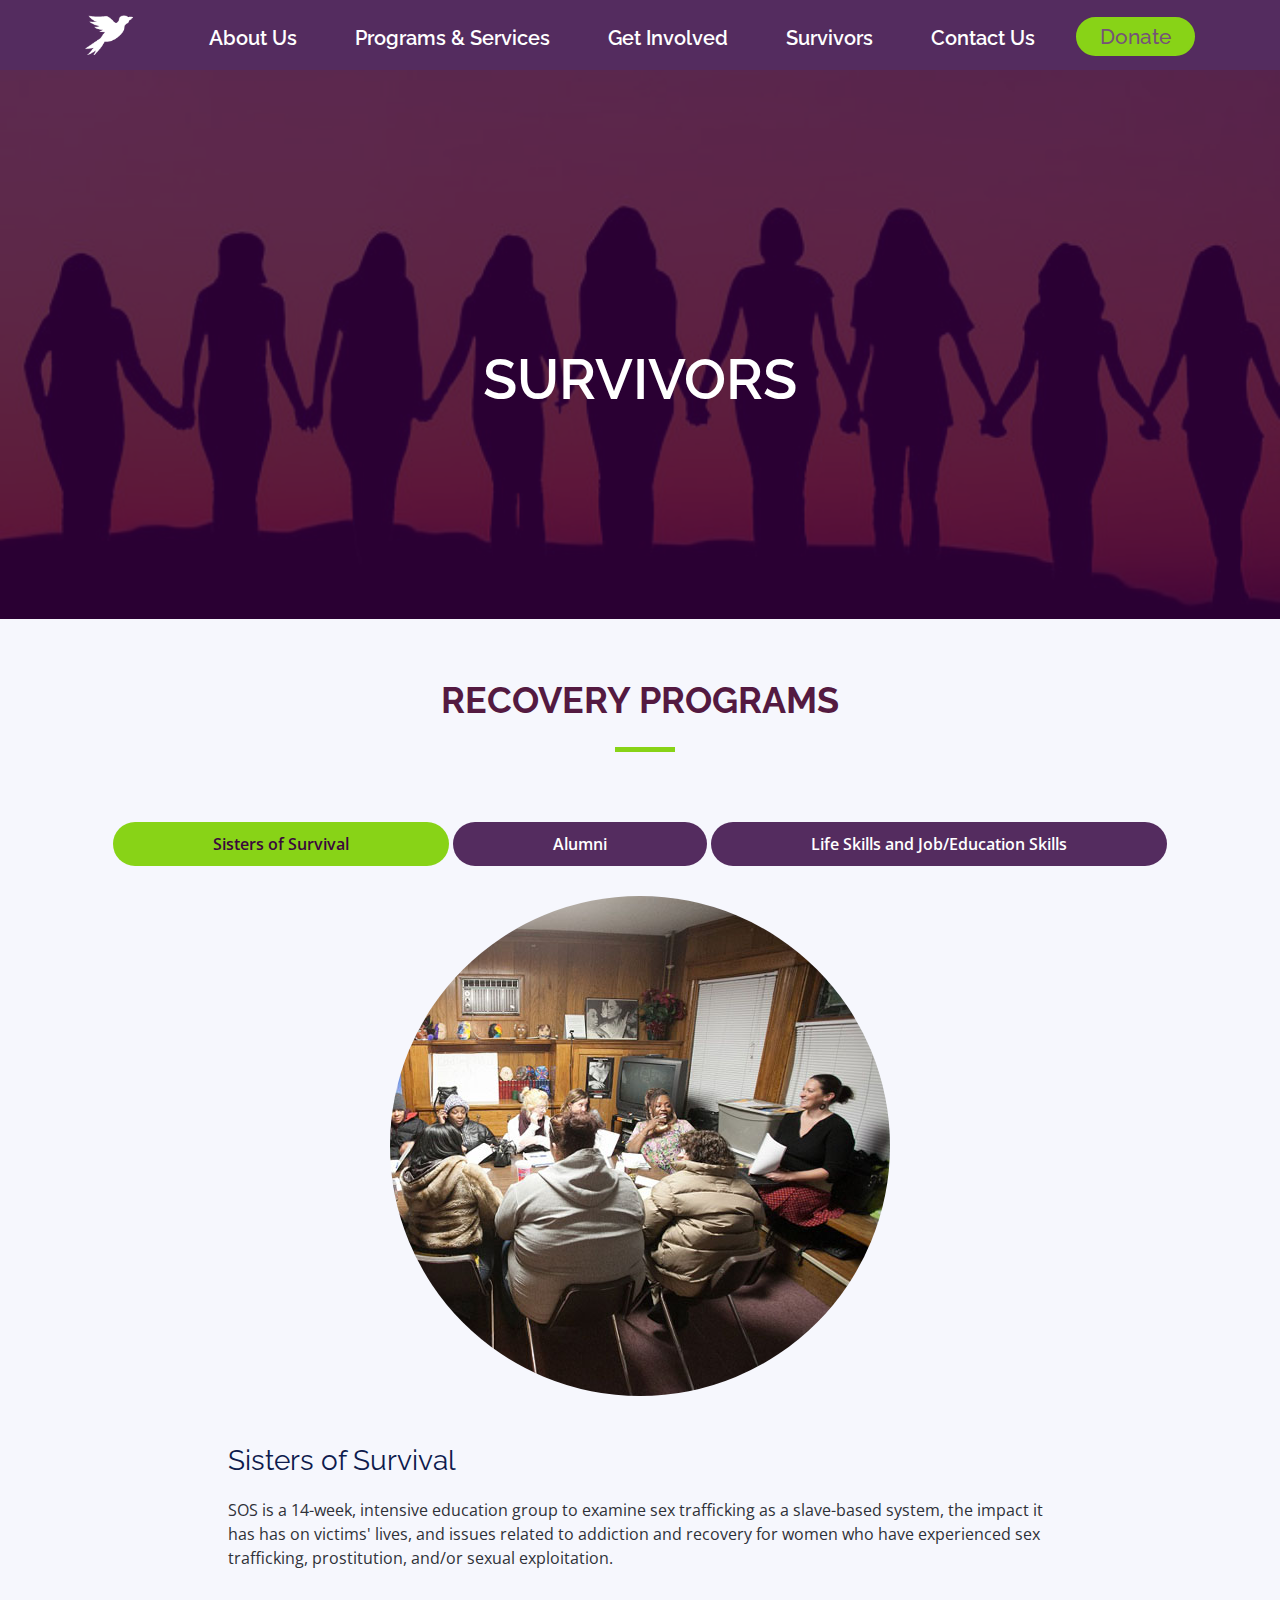
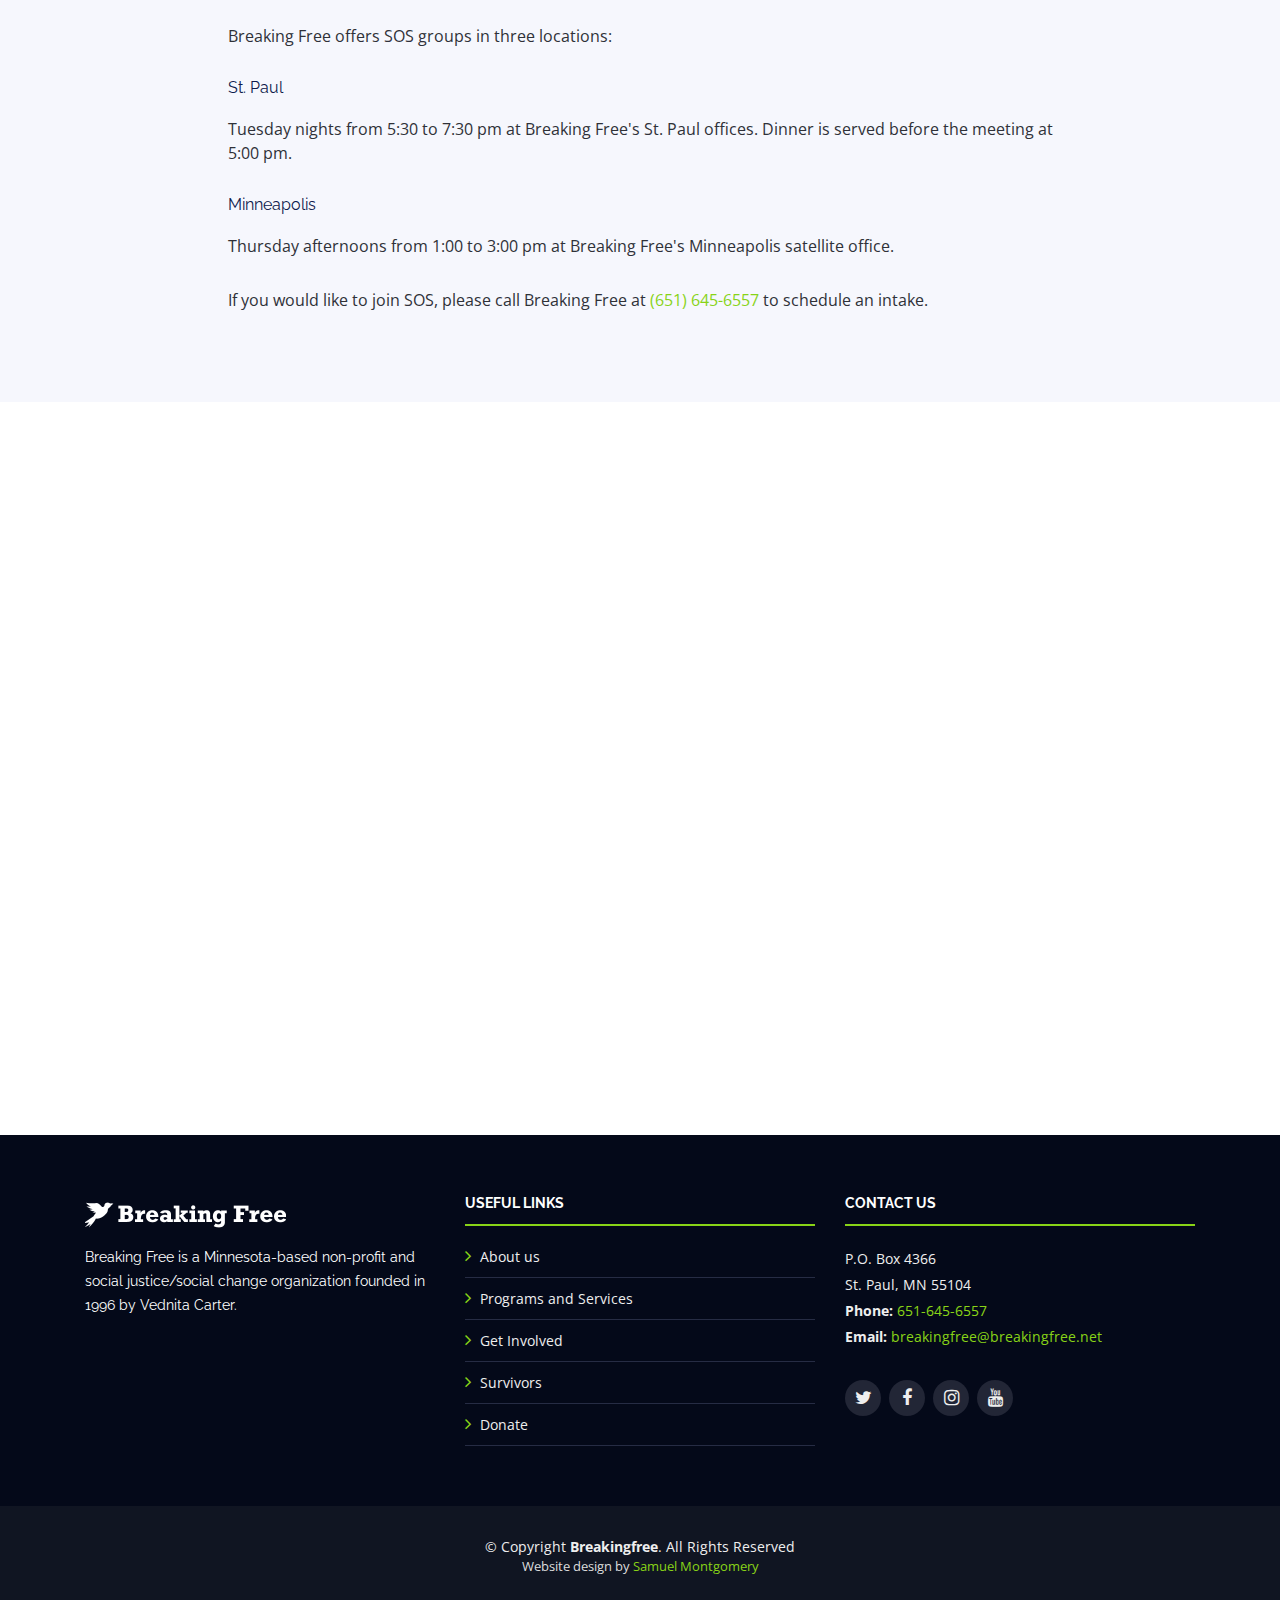
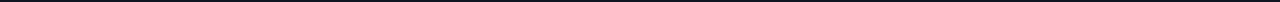
<file: BreakingFree/survivors.html>
<!DOCTYPE html>
<html lang="en">

<head>
  <meta charset="utf-8">
  <title>Breaking Free - Sisters helping sisters break free</title>
  <meta content="width=device-width, initial-scale=1.0" name="viewport">
  <meta content="" name="keywords">
  <meta content="" name="description">

  <!-- Favicons -->
  <link href="img/favicon.png" rel="icon">
  <link href="img/apple-touch-icon.png" rel="apple-touch-icon">

  <!-- Google Fonts -->
  <link href="https://fonts.googleapis.com/css?family=Open+Sans:300,300i,400,400i,700,700i|Raleway:300,400,500,700,800" rel="stylesheet">

  <!-- Bootstrap CSS File -->
  <link href="lib/bootstrap/css/bootstrap.min.css" rel="stylesheet">

  <!-- Libraries CSS Files -->
  <link href="lib/font-awesome/css/font-awesome.min.css" rel="stylesheet">
  <link href="lib/animate/animate.min.css" rel="stylesheet">
  <link href="lib/venobox/venobox.css" rel="stylesheet">
  <link href="lib/owlcarousel/assets/owl.carousel.min.css" rel="stylesheet">

  <!-- Main Stylesheet File -->
  <link href="css/style.css" rel="stylesheet">

</head>




<body>

  <!--==========================
    Header
  ============================-->
  <header id="header" class="header-fixed">
    <div class="container">

      <div id="logo" class="pull-left">

        <!-- <h1><a href="#main">C<span>o</span>nf</a></h1>-->
            <a href="index.html" class="scrollto"><img src="img/logo_breaking_free_white_bird.png" alt="" title=""></a>
      </div>

      <nav id="nav-menu-container">
        <ul class="nav-menu">
          <!-- <li class="menu-active"><a href="#intro">Home</a></li> -->
          <li><a href=" about-us.html">About Us</a></li>
          <li><a href="programs-services.html">Programs & Services</a></li>
          <li><a href="get-involved.html">Get Involved</a></li>
          <!-- <li><a href="#venue">Learn More</a></li> -->
          <li><a href="survivors.html">Survivors</a></li>
          <li><a href="#contact">Contact Us</a></li>
          <!-- <li><a href="#supporters">Out of State Refferal</a></li>
          <li><a href="#contact">Men Breaking Free</a></li> -->
          <li class="buy-tickets"><a target="_blank" href="https://www.classy.org/give/125554/#!/donation/checkout">Donate</a></li>
        </ul>
      </nav><!-- #nav-menu-container -->
    </div>
  </header><!-- #header -->
<main id="main" class="main-page">
  <!--==========================
    Intro Section
  ============================-->
  <section id="intro-survivors">
    <div class="intro-container wow fadeIn">

        <h1>Survivors</h1>

    </div>
  </section>







  <!--==========================
    F.A.Q Section
  ============================-->
  <!-- <section id="faq" class="wow fadeInUp">

    <div class="container"> -->

      <!-- <div class="section-header">
        <h2>About Us </h2>
      </div> -->

      <!-- <div class="row justify-content-center">
        <div class="col-lg-9">
            <ul id="faq-list">

              <li>
                <a data-toggle="collapse" class="collapsed" href="#faq1">Pre-Court Diversion<i class="fa fa-minus-circle"></i></a>
                <div id="faq1" class="collapse" data-parent="#faq-list">
                  <h3>Why Use Pre-Court Diversion?</h3>
                  <p>
                    It is an unfortunate reality that trafficking victims who encounter law enforcement risk incurring criminal charges. While a majority of victims have endured various forms of violence and sexual exploitation at the hands of pimps and traffickers, the very nature of sex trafficking requires that these same victims engage in illegal activity – prostitution.
                  </p>

                  <p>Using pre-court diversion enables law enforcement to intervene on a victim’s behalf, diverting them to community-based, victim-centered programs instead of pushing them through the criminal justice system. It's not just about punishment and consequences. It's about finding cost-effective, efficient, and lasting solutions to end sex trafficking and prostitution.</p>
                </div>
              </li>

              <li>
                <a data-toggle="collapse" href="#faq2" class="collapsed">Housing<i class="fa fa-minus-circle"></i></a>
                <div id="faq2" class="collapse" data-parent="#faq-list">
                    <h3> Permanent Supportive Housing</h3>
                    <p>The Village Place, Breaking Free’s permanent housing facility, was opened through a partnership with the Minnesota Department of Housing and Urban Development (HUD) in 2001. The Village Place is a 54-unit apartment complex master leased by Breaking Free with one- and two-bedroom units.</p>
    <br>
    <p>Our permanent housing program houses women (and their children) who participate in and complete our Women's programming. While we call this program "permanent housing" by definition because we are not mandated by our funding to require a time limit of stay for residents, it is our hope and design that clients will utilize this program and its supportive services to eventually achieve self-sufficiency.</p>

                </div>
              </li>

              <li>
                <a data-toggle="collapse" href="#faq3" class="collapsed">Women's Program<i class="fa fa-minus-circle"></i></a>
                <div id="faq3" class="collapse" data-parent="#faq-list">
                  <p>
The Women's Program is our core program and gateway to other services provided by Breaking Free. After an initial intake and assessment is completed, an individual plan for each client is established and implemented, which includes:

<ul>
  <li class="values-ul">Prostitution is violence against women.</li>
  <br>
  <li class="values-ul">No one deserves to be bought and sold, and everyone deserves to live free of violence.</li>
  <br>
  <li class="values-ul">It is important to criminalize the buyer, and decriminalize the bought: to hold the demand accountable, not the victim.</li>
  <br>

</ul>
                </div>
              </li>

              <li>
                <a data-toggle="collapse" href="#faq4" class="collapsed">Outreach<i class="fa fa-minus-circle"></i></a>
                <div id="faq4" class="collapse" data-parent="#faq-list">
                  <p>
                    <h3>Street Outreach</h3>
While much of sex trafficking has moved underground at strip clubs, massage parlors, brothels, and on-line "escort" services, street prostitution is still prevalent in the Twin Cities and is often the only opportunity we will have to reach many exploited women and girls. Our outreach workers provide street-based outreach to prostituted individuals to help build a rapport with them, let them know about Breaking Free’s programs and services, and provide hygiene kits, condoms and other seasonal items in an effort to meet their on-going needs. Outreach workers canvas areas in Minneapolis and St. Paul that are known to be high traffic areas for prostitution.

                </div>
              </li>

            </ul>
        </div>
      </div>

    </div>

  </section> -->

  <!--==========================
    Get Involved Section
  ============================-->
  <section id="getinvolved" class="section-with-bg">
    <div class="container wow fadeInUp">
      <div class="section-header">
        <h2>Recovery Programs</h2>
      </div>

      <ul class="nav nav-tabs" role="tablist">
        <li class="nav-item">
          <a class="nav-link active" href="#day-1" role="tab" data-toggle="tab">Sisters of Survival
</a>
        </li>
        <li class="nav-item">
          <a class="nav-link" href="#day-2" role="tab" data-toggle="tab">Alumni</a>
        </li>
        <li class="nav-item">
          <a class="nav-link" href="#day-3" role="tab" data-toggle="tab">Life Skills and Job/Education Skills</a>
        </li>
      </ul>



      <div class="tab-content row justify-content-center">

        <!-- Schdule Day 1 -->
        <div role="tabpanel" class="col-lg-9 tab-pane fade show active" id="day-1">

      <img class="rounded mx-auto d-block rounded-circle img-fluid"src="img/sos-img.jpg" alt="">
      <br>
      <br>
      <h3>Sisters of Survival</h3>
<p>SOS is a 14-week, intensive education group to examine sex trafficking as a slave-based system, the impact it has has on victims' lives, and issues related to addiction and recovery for women who have experienced sex trafficking, prostitution, and/or sexual exploitation.</p>
<br>
<p>Breaking Free offers SOS groups in three locations:</p>
<h6>St. Paul</h6>
<p>Tuesday nights from 5:30 to 7:30 pm at Breaking Free's St. Paul offices. Dinner is served before the meeting at 5:00 pm. </p>
<h6>Minneapolis</h6>
<p>Thursday afternoons from 1:00 to 3:00 pm at Breaking Free's Minneapolis satellite office.</p>
<p>If you would like to join SOS, please call Breaking Free at <a href="tel:+6516456557">(651) 645-6557</a> to schedule an intake.</p>
      </div>
        <!-- End Schdule Day 1 -->

        <!-- Schdule Day 2 -->
        <div role="tabpanel" class="col-lg-9  tab-pane fade" id="day-2">
            <!-- <div class="row getinvolved-item"> -->
                <img class="rounded mx-auto d-block rounded-circle img-fluid"src="img/joyhug.jpg" alt="">
                <div class="">
                  <h3>Alumni</h3>
                  <p>The Breaking Free Alumni Program involves ongoing group meetings for women who have successfully completed the 14-week Sisters of Survival program. Topics include relationship issues, building self-esteem, money management, parenting skills, employment resources, education, health care, etc. All graduates of Sisters of Survival are welcome to attend!</p>
                  <br>
                  <p>Active Breaking Free alumni are potentially eligible for participation in the Breaking Free Choir, the Speaker's Bureau, internships, permanent housing, and more.</p>
                  <br>
                  <p>Alumni Group is held on Tuesday evenings from 5:30-7:30 pm. Dinner is served before the meeting. Please call your case manager for the location and more information.</p>

                </div>

                <!-- </div> -->
        </div>
        <!-- End Schdule Day 2 -->

        <!-- Schdule Day 3 -->
        <div role="tabpanel" class="col-lg-9  tab-pane fade" id="day-3">

          <!-- <div class="row getinvolved-item"> -->
              <img class="rounded mx-auto d-block rounded-circle img-fluid"src="img/kait.jpg" alt="">
              <br>
              <br>
              <h3>Life Skills and Job/Education Skills</h3>
              
            <p>Breaking Free believes that every woman should have a chance to learn and grow. During our weekly Life Skills Groups we bring you opportunities to focus on your well-being and the well-being of your family. We discuss topics about physical health & wellness, mental/emotional health, chemical health/relapse prevention, financial literacy, and creative expression.
</p>
<br>
            <p>Life Skills group meets every Wednesday from 9am to 2:30pm in St. Paul. Breakfast is served before group and lunch is also served. Supervised play is provided. Please talk to your case manager for the location and more information.</p>
<br>
            <p>Job/Education Skills Groups are provided through one-on-one meetings and weekly classes designed specifically for survivors, focusing on higher education, soft skill development, work experience development, and employment readiness. Breaking Free has formed partnerships with several local employment and work readiness organizations to help prepare you for the job market as well as to encourage you to complete your G.E.D. and seek higher education.</p>
<br>
            <p>Job/Education Skills classes meet every Tuesday 2:30-4:30pm and Thursday 9:30-11:30am at Lifetrack computer lab. The same topic is presented on Tuesday and Thursday; you only need to attend one. You will learn various skills related to computer, education, and careers.</p>
<br>
            <p>You are also able to use the computer lab during weekly Open Lab times (Monday 1-2:30pm, Wednesday 3-4:30pm) to receive support with computer skills, creating or updating resumes, or finding a job (to name a few!).</p>
<br>
            <p>One-on-one meetings can be scheduled with staff at the Lifetrack computer lab or with the Career Advancement Coordinator at Breaking Free. Please call Breaking Free to learn more about all these great opportunities!</p>
              <!-- </div> -->
<br>
        </div>
        <!-- End Schdule Day 2 -->

      </div>

    </div>

  </section>


  <!--==========================
    Sponsors Section
  ============================-->
  <!-- <section id="supporters" class="section-with-bg wow fadeInUp">

    <div class="container">
      <div class="section-header">
        <h2>Who We Work With</h2>
      </div>

      <div class="row no-gutters supporters-wrap clearfix">

        <div class="col-lg-3 col-md-4 col-xs-6">
          <div class="supporter-logo">
            <a target="_blank" href="https://www.co.dakota.mn.us/Government/Attorney/Pages/default.aspx">
            <img src="img/Logos/DakotaCountyLogo_Final.png" class="img-fluid" alt="">
            </a>
          </div>
        </div>

        <div class="col-lg-3 col-md-4 col-xs-6">
          <div class="supporter-logo">
            <a target="_blank" href="https://www.stlouiscountymn.gov/GOVERNMENT/DepartmentsAgencies/Attorney.aspx">
            <img src="img/Logos/hill-church-Final.png" class="img-fluid" alt="">
            </a>
          </div>
        </div>

        <div class="col-lg-3 col-md-4 col-xs-6">
          <div class="supporter-logo">
            <a target="_blank" href="https://www.stlouiscountymn.gov/departments-a-z/attorney">
            <img src="img/Logos/logo_main_Final.png" class="img-fluid" alt="">
            </a>
          </div>
        </div>

        <div class="col-lg-3 col-md-4 col-xs-6">
          <div class="supporter-logo">
            <a target="_blank" href="https://www.co.olmsted.mn.us/attorney/Pages/default.aspx">
            <img src="img/Logos/logo_original_Final.png" class="img-fluid" alt="">
            </a>
          </div>
        </div>

        <div class="col-lg-3 col-md-4 col-xs-6">
          <div class="supporter-logo">
            <a target="_blank" href="https://www.bloomingtonmn.gov/">
            <img src="img/Logos/logo_bloomington_Final.png" class="img-fluid" alt="">
            </a>
          </div>
        </div>

        <div class="col-lg-3 col-md-4 col-xs-6">
          <div class="supporter-logo">
            <a target="_blank" href="https://www.genderviolenceinstitute.org/home.html">
            <img src="img/Logos/GVI+Logo_Final.png" class="img-fluid" alt="">
            </a>
          </div>
        </div>

        <div class="col-lg-3 col-md-4 col-xs-6">
          <div class="supporter-logo">
            <a target="_blank" href="http://www.mncasa.org/">
            <img src="img/Logos/MNCASA_Logo_Final.png" class="img-fluid" alt="">
            </a>
          </div>
        </div>

        <div class="col-lg-3 col-md-4 col-xs-6">
          <div class="supporter-logo">
            <a target="_blank" href="https://www.mysister.org/">
            <img src="img/Logos/MY_SISTER_LOGO_340x_FInal.png" class="img-fluid" alt="">
            </a>
          </div>
        </div>
 -->





      <!-- </div> -->

    <!-- </div> -->

  <!-- </section> -->

  <!--==========================
    Contact Section
  ============================-->
  <section id="contact" class="section-bg wow fadeInUp">

    <div class="container">

      <div class="section-header">
        <h2>Contact Us</h2>
        <!-- <p>Nihil officia ut sint molestiae tenetur.</p> -->
      </div>

      <div class="row contact-info">

        <div class="col-md-4">
          <div class="contact-address">
            <i class="ion-ios-location-outline"></i>
            <h3>Address</h3>
            <address>P.O. Box 4366, St. Paul, MN 55104</address>
          </div>
        </div>

        <div class="col-md-4">
          <div class="contact-phone">
            <i class="ion-ios-telephone-outline"></i>
            <h3>Phone Number</h3>
            <p><a href="tel:+6516456557"> 651-645-6557</a></p>
          </div>
        </div>

        <div class="col-md-4">
          <div class="contact-email">
            <i class="ion-ios-email-outline"></i>
            <h3>Email</h3>
            <p><a href="mailto:breakingfree@breakingfree.net">breakingfree@breakingfree.net</a></p>
          </div>
        </div>

      </div>

      <div class="form">
        <div id="sendmessage">Your message has been sent. Thank you!</div>
        <div id="errormessage"></div>
        <form action="" method="post" role="form" class="contactForm">
          <div class="form-row">
            <div class="form-group col-md-6">
              <input type="text" name="name" class="form-control" id="name" placeholder="Your Name" data-rule="minlen:4" data-msg="Please enter at least 4 chars" />
              <div class="validation"></div>
            </div>
            <div class="form-group col-md-6">
              <input type="email" class="form-control" name="email" id="email" placeholder="Your Email" data-rule="email" data-msg="Please enter a valid email" />
              <div class="validation"></div>
            </div>
          </div>
          <div class="form-group">
            <input type="text" class="form-control" name="subject" id="subject" placeholder="Subject" data-rule="minlen:4" data-msg="Please enter at least 8 chars of subject" />
            <div class="validation"></div>
          </div>
          <div class="form-group">
            <textarea class="form-control" name="message" rows="5" data-rule="required" data-msg="Please write something for us" placeholder="Message"></textarea>
            <div class="validation"></div>
          </div>
          <div class="text-center"><button type="submit">Send Message</button></div>
        </form>
      </div>

    </div>
  </section><!-- #contact -->

 </main>


 <!--==========================
   Footer
 ============================-->
 <footer id="footer">
   <div class="footer-top">
     <div class="container">
       <div class="row">

         <div class="col-lg-4 col-md-6 footer-info">
           <img src="img/logo_breaking_free_white_sm-2.png" alt="TheEvenet">
           <p>Breaking Free is a Minnesota-based non-profit and social justice/social change organization founded in 1996 by Vednita Carter.</p>
         </div>

         <div class="col-lg-4 col-md-6 footer-links">
           <h4>Useful Links</h4>
           <ul>
             <li><i class="fa fa-angle-right"></i> <a href="about-us.html">About us</a></li>
             <li><i class="fa fa-angle-right"></i> <a href="programs-services.html">Programs and Services</a></li>
             <li><i class="fa fa-angle-right"></i> <a href="get-involved.html">Get Involved</a></li>
             <li><i class="fa fa-angle-right"></i> <a href="survivors.html">Survivors</a></li>
             <li><i class="fa fa-angle-right"></i> <a target="_blank" href="https://www.classy.org/give/125554/#!/donation/checkout">Donate</a></li>
           </ul>
         </div>

         <div class="col-lg-4 col-md-6 footer-contact">
           <h4>Contact Us</h4>
           <p>
             P.O. Box 4366  <br>
             St. Paul, MN 55104<br>

             <strong>Phone:</strong><a href="tel:+6516456557"> 651-645-6557</a><br>
             <strong>Email:</strong> <a href="mailto:breakingfree@breakingfree.net">breakingfree@breakingfree.net</a><br>
           </p>

           <div class="social-links">
             <a href="https://twitter.com/breakingfreestp?lang=en" class="twitter"><i class="fa fa-twitter"></i></a>
             <a href="https://www.facebook.com/BreakingFreeStP/" class="facebook"><i class="fa fa-facebook"></i></a>
             <a href="https://www.instagram.com/breakingfreemn/" class="instagram"><i class="fa fa-instagram"></i></a>
             <a href="https://www.youtube.com/user/BreakingFreeStP" class="youtube"><i class="fa fa-youtube"></i></a>

           </div>

         </div>

       </div>
     </div>
   </div>

   <div class="container">
     <div class="copyright">
       &copy; Copyright <strong>Breakingfree</strong>. All Rights Reserved
     </div>
     <div class="credits">
       Website design by <a href="https://samisnow1.github.io">Samuel Montgomery</a>
     </div>
   </div>
 </footer><!-- #footer -->
  <a href="#" class="back-to-top"><i class="fa fa-angle-up"></i></a>

  <!-- JavaScript Libraries -->
  <script src="lib/jquery/jquery.min.js"></script>
  <script src="lib/jquery/jquery-migrate.min.js"></script>
  <script src="lib/bootstrap/js/bootstrap.bundle.min.js"></script>
  <script src="lib/easing/easing.min.js"></script>
  <script src="lib/superfish/hoverIntent.js"></script>
  <script src="lib/superfish/superfish.min.js"></script>
  <script src="lib/wow/wow.min.js"></script>
  <script src="lib/venobox/venobox.min.js"></script>
  <script src="lib/owlcarousel/owl.carousel.min.js"></script>

  <!-- Contact Form JavaScript File -->
  <script src="contactform/contactform.js"></script>

  <!-- Template Main Javascript File -->
  <script src="js/main.js"></script>
</body>

</html>
</file>
<file: BreakingFree/lib/venobox/venobox.css>
/* ------ venobox.css --------*/
.vbox-overlay *, .vbox-overlay *:before, .vbox-overlay *:after{
    -webkit-backface-visibility: hidden;
    -webkit-box-sizing:border-box;
    -moz-box-sizing:border-box;
    box-sizing:border-box;
}
.vbox-overlay * { 
    -webkit-backface-visibility: visible;
    backface-visibility: visible;
}
.vbox-overlay{
    display: -webkit-flex;
    display: flex;
    -webkit-flex-direction: column;
    flex-direction: column;
    -webkit-justify-content: center;
    justify-content: center;
    -webkit-align-items: center;
    align-items: center;
    position: fixed;
    left: 0;
    top: 0;
    bottom: 0;
    right: 0;
    z-index: 1040;
    -webkit-transform:translateZ(1000px);
    transform: translateZ(1000px);
    transform-style: preserve-3d;
}

/* ----- navigation ----- */
.vbox-title{
    width: 100%;
    height: 40px;
    float: left;
    text-align: center;
    line-height: 28px;
    font-size: 12px;
    padding: 6px 40px;
    overflow: hidden;
    position: fixed;
    display: none;
    left: 0;
    z-index: 1050;
}
.vbox-close{
    cursor: pointer;
    position: fixed;
    top: 15px;
    right: 15px;
    width: 48px;
    height: 48px;
    display: block;
    background-position:10px center;
    overflow: hidden;
    font-size: 48px;
    line-height: 1;
    text-align: center;
    z-index: 1050;
}
.vbox-num{
    cursor: pointer;
    position: fixed;
    left: 0;
    height: 40px;
    display: block;
    overflow: hidden;
    line-height: 28px;
    font-size: 12px;
    padding: 6px 10px;
    display: none;
    z-index: 1050;
}
/* ----- navigation ARROWS ----- */
.vbox-next, .vbox-prev{
    position: fixed;
    top: 50%;
    margin-top: -15px;
    overflow: hidden;
    cursor: pointer;
    display: block;
    width: 45px;
    height: 45px;
    z-index: 1050;
}
.vbox-next span, .vbox-prev span{
    position: relative;
    width: 20px;
    height: 20px;
    border: 2px solid transparent;
    border-top-color: #B6B6B6;
    border-right-color: #B6B6B6;
    text-indent: -100px;
    position: absolute;
    top: 8px;
    display: block;
}
.vbox-prev{
    left: 15px;
}
.vbox-next{
    right: 30px;
}
.vbox-prev span{
    left: 10px;
    -ms-transform: rotate(-135deg);
    -webkit-transform: rotate(-135deg);
    transform: rotate(-135deg);
}
.vbox-next span{
    -ms-transform: rotate(45deg);
    -webkit-transform: rotate(45deg);
    transform: rotate(45deg);
    right: 10px;
}
/* ------- inline window ------ */
.vbox-inline{
    width: 420px;
    height: 315px;
    height: 70vh;
    padding: 10px;
    background: #fff;
    margin: 0 auto;
    overflow: auto;
    text-align: left;
}
/* ------- Video & iFrames window ------ */
.venoframe{
    max-width: 100%;
    width: 100%;
    border: none;
    width: 100%;
    height: 260px;
    height: 70vh;
}
.venoframe.vbvid{
    height: 260px;
}
@media (min-width: 768px) {
    .venoframe, .vbox-inline{
        width: 90%;
        height: 360px;
        height: 70vh;
    }
    .venoframe.vbvid{
        width: 640px;
        height: 360px;
    }
}
@media (min-width: 992px) {
    .venoframe, .vbox-inline{
        max-width: 1200px;
        width: 80%;
        height: 540px;
        height: 70vh;
    }
    .venoframe.vbvid{
        width: 960px;
        height: 540px;
    }
}
/* 
Please do NOT edit this part! 
or at least read this note: http://i.imgur.com/7C0ws9e.gif
*/
.vbox-open{
    overflow: hidden;
}
.vbox-container{
    position: absolute;
    left: 0;
    right: 0;
    top: 0;
    bottom: 0;
    overflow-x: hidden;
    overflow-y: auto;
    overflow-scrolling: touch;
    -webkit-overflow-scrolling: touch;
    z-index: 20;
    max-height: 100%;

}

.vbox-content{
    text-align: center;
    float: left;
    width: 100%;
    position: relative;
    overflow: hidden;
    padding: 20px 10px;
}
.vbox-container img{
    max-width: 100%;
    height: auto;
}
.figlio{
    max-width: 100%;
    text-align: initial;
    border: 8px solid rgba(255, 255, 255, 0.4);
}
img.figlio{
    -webkit-user-select: none;
-khtml-user-select: none;
-moz-user-select: none;
-o-user-select: none;
user-select: none;
}
.vbox-content.swipe-left{
    margin-left: -200px !important;
}
.vbox-content.swipe-right{
    margin-left: 200px !important;
}
.animated{
    webkit-transition: margin 300ms ease-out;
    transition: margin 300ms ease-out;
}
.animate-in{
    opacity: 1;
}
.animate-out{
    opacity: 0;
}
/* ---------- preloader ----------
 * SPINKIT 
 * http://tobiasahlin.com/spinkit/
-------------------------------- */
.sk-double-bounce,.sk-rotating-plane{width:40px;height:40px;margin:40px auto}.sk-rotating-plane{background-color:#333;-webkit-animation:sk-rotatePlane 1.2s infinite ease-in-out;animation:sk-rotatePlane 1.2s infinite ease-in-out}@-webkit-keyframes sk-rotatePlane{0%{-webkit-transform:perspective(120px) rotateX(0) rotateY(0);transform:perspective(120px) rotateX(0) rotateY(0)}50%{-webkit-transform:perspective(120px) rotateX(-180.1deg) rotateY(0);transform:perspective(120px) rotateX(-180.1deg) rotateY(0)}100%{-webkit-transform:perspective(120px) rotateX(-180deg) rotateY(-179.9deg);transform:perspective(120px) rotateX(-180deg) rotateY(-179.9deg)}}@keyframes sk-rotatePlane{0%{-webkit-transform:perspective(120px) rotateX(0) rotateY(0);transform:perspective(120px) rotateX(0) rotateY(0)}50%{-webkit-transform:perspective(120px) rotateX(-180.1deg) rotateY(0);transform:perspective(120px) rotateX(-180.1deg) rotateY(0)}100%{-webkit-transform:perspective(120px) rotateX(-180deg) rotateY(-179.9deg);transform:perspective(120px) rotateX(-180deg) rotateY(-179.9deg)}}.sk-double-bounce{position:relative}.sk-double-bounce .sk-child{width:100%;height:100%;border-radius:50%;background-color:#333;opacity:.6;position:absolute;top:0;left:0;-webkit-animation:sk-doubleBounce 2s infinite ease-in-out;animation:sk-doubleBounce 2s infinite ease-in-out}.sk-chasing-dots .sk-child,.sk-spinner-pulse,.sk-three-bounce .sk-child{background-color:#333;border-radius:100%}.sk-double-bounce .sk-double-bounce2{-webkit-animation-delay:-1s;animation-delay:-1s}@-webkit-keyframes sk-doubleBounce{0%,100%{-webkit-transform:scale(0);transform:scale(0)}50%{-webkit-transform:scale(1);transform:scale(1)}}@keyframes sk-doubleBounce{0%,100%{-webkit-transform:scale(0);transform:scale(0)}50%{-webkit-transform:scale(1);transform:scale(1)}}.sk-wave{margin:40px auto;width:50px;height:40px;text-align:center;font-size:10px}.sk-wave .sk-rect{background-color:#333;height:100%;width:6px;display:inline-block;-webkit-animation:sk-waveStretchDelay 1.2s infinite ease-in-out;animation:sk-waveStretchDelay 1.2s infinite ease-in-out}.sk-wave .sk-rect1{-webkit-animation-delay:-1.2s;animation-delay:-1.2s}.sk-wave .sk-rect2{-webkit-animation-delay:-1.1s;animation-delay:-1.1s}.sk-wave .sk-rect3{-webkit-animation-delay:-1s;animation-delay:-1s}.sk-wave .sk-rect4{-webkit-animation-delay:-.9s;animation-delay:-.9s}.sk-wave .sk-rect5{-webkit-animation-delay:-.8s;animation-delay:-.8s}@-webkit-keyframes sk-waveStretchDelay{0%,100%,40%{-webkit-transform:scaleY(.4);transform:scaleY(.4)}20%{-webkit-transform:scaleY(1);transform:scaleY(1)}}@keyframes sk-waveStretchDelay{0%,100%,40%{-webkit-transform:scaleY(.4);transform:scaleY(.4)}20%{-webkit-transform:scaleY(1);transform:scaleY(1)}}.sk-wandering-cubes{margin:40px auto;width:40px;height:40px;position:relative}.sk-wandering-cubes .sk-cube{background-color:#333;width:10px;height:10px;position:absolute;top:0;left:0;-webkit-animation:sk-wanderingCube 1.8s ease-in-out -1.8s infinite both;animation:sk-wanderingCube 1.8s ease-in-out -1.8s infinite both}.sk-chasing-dots,.sk-spinner-pulse{width:40px;height:40px;margin:40px auto}.sk-wandering-cubes .sk-cube2{-webkit-animation-delay:-.9s;animation-delay:-.9s}@-webkit-keyframes sk-wanderingCube{0%{-webkit-transform:rotate(0);transform:rotate(0)}25%{-webkit-transform:translateX(30px) rotate(-90deg) scale(.5);transform:translateX(30px) rotate(-90deg) scale(.5)}50%{-webkit-transform:translateX(30px) translateY(30px) rotate(-179deg);transform:translateX(30px) translateY(30px) rotate(-179deg)}50.1%{-webkit-transform:translateX(30px) translateY(30px) rotate(-180deg);transform:translateX(30px) translateY(30px) rotate(-180deg)}75%{-webkit-transform:translateX(0) translateY(30px) rotate(-270deg) scale(.5);transform:translateX(0) translateY(30px) rotate(-270deg) scale(.5)}100%{-webkit-transform:rotate(-360deg);transform:rotate(-360deg)}}@keyframes sk-wanderingCube{0%{-webkit-transform:rotate(0);transform:rotate(0)}25%{-webkit-transform:translateX(30px) rotate(-90deg) scale(.5);transform:translateX(30px) rotate(-90deg) scale(.5)}50%{-webkit-transform:translateX(30px) translateY(30px) rotate(-179deg);transform:translateX(30px) translateY(30px) rotate(-179deg)}50.1%{-webkit-transform:translateX(30px) translateY(30px) rotate(-180deg);transform:translateX(30px) translateY(30px) rotate(-180deg)}75%{-webkit-transform:translateX(0) translateY(30px) rotate(-270deg) scale(.5);transform:translateX(0) translateY(30px) rotate(-270deg) scale(.5)}100%{-webkit-transform:rotate(-360deg);transform:rotate(-360deg)}}.sk-spinner-pulse{-webkit-animation:sk-pulseScaleOut 1s infinite ease-in-out;animation:sk-pulseScaleOut 1s infinite ease-in-out}@-webkit-keyframes sk-pulseScaleOut{0%{-webkit-transform:scale(0);transform:scale(0)}100%{-webkit-transform:scale(1);transform:scale(1);opacity:0}}@keyframes sk-pulseScaleOut{0%{-webkit-transform:scale(0);transform:scale(0)}100%{-webkit-transform:scale(1);transform:scale(1);opacity:0}}.sk-chasing-dots{position:relative;text-align:center;-webkit-animation:sk-chasingDotsRotate 2s infinite linear;animation:sk-chasingDotsRotate 2s infinite linear}.sk-chasing-dots .sk-child{width:60%;height:60%;display:inline-block;position:absolute;top:0;-webkit-animation:sk-chasingDotsBounce 2s infinite ease-in-out;animation:sk-chasingDotsBounce 2s infinite ease-in-out}.sk-chasing-dots .sk-dot2{top:auto;bottom:0;-webkit-animation-delay:-1s;animation-delay:-1s}@-webkit-keyframes sk-chasingDotsRotate{100%{-webkit-transform:rotate(360deg);transform:rotate(360deg)}}@keyframes sk-chasingDotsRotate{100%{-webkit-transform:rotate(360deg);transform:rotate(360deg)}}@-webkit-keyframes sk-chasingDotsBounce{0%,100%{-webkit-transform:scale(0);transform:scale(0)}50%{-webkit-transform:scale(1);transform:scale(1)}}@keyframes sk-chasingDotsBounce{0%,100%{-webkit-transform:scale(0);transform:scale(0)}50%{-webkit-transform:scale(1);transform:scale(1)}}.sk-three-bounce{margin:40px auto;width:80px;text-align:center}.sk-three-bounce .sk-child{width:20px;height:20px;display:inline-block;-webkit-animation:sk-three-bounce 1.4s ease-in-out 0s infinite both;animation:sk-three-bounce 1.4s ease-in-out 0s infinite both}.sk-circle .sk-child:before,.sk-fading-circle .sk-circle:before{display:block;border-radius:100%;content:'';background-color:#333}.sk-three-bounce .sk-bounce1{-webkit-animation-delay:-.32s;animation-delay:-.32s}.sk-three-bounce .sk-bounce2{-webkit-animation-delay:-.16s;animation-delay:-.16s}@-webkit-keyframes sk-three-bounce{0%,100%,80%{-webkit-transform:scale(0);transform:scale(0)}40%{-webkit-transform:scale(1);transform:scale(1)}}@keyframes sk-three-bounce{0%,100%,80%{-webkit-transform:scale(0);transform:scale(0)}40%{-webkit-transform:scale(1);transform:scale(1)}}.sk-circle{margin:40px auto;width:40px;height:40px;position:relative}.sk-circle .sk-child{width:100%;height:100%;position:absolute;left:0;top:0}.sk-circle .sk-child:before{margin:0 auto;width:15%;height:15%;-webkit-animation:sk-circleBounceDelay 1.2s infinite ease-in-out both;animation:sk-circleBounceDelay 1.2s infinite ease-in-out both}.sk-circle .sk-circle2{-webkit-transform:rotate(30deg);-ms-transform:rotate(30deg);transform:rotate(30deg)}.sk-circle .sk-circle3{-webkit-transform:rotate(60deg);-ms-transform:rotate(60deg);transform:rotate(60deg)}.sk-circle .sk-circle4{-webkit-transform:rotate(90deg);-ms-transform:rotate(90deg);transform:rotate(90deg)}.sk-circle .sk-circle5{-webkit-transform:rotate(120deg);-ms-transform:rotate(120deg);transform:rotate(120deg)}.sk-circle .sk-circle6{-webkit-transform:rotate(150deg);-ms-transform:rotate(150deg);transform:rotate(150deg)}.sk-circle .sk-circle7{-webkit-transform:rotate(180deg);-ms-transform:rotate(180deg);transform:rotate(180deg)}.sk-circle .sk-circle8{-webkit-transform:rotate(210deg);-ms-transform:rotate(210deg);transform:rotate(210deg)}.sk-circle .sk-circle9{-webkit-transform:rotate(240deg);-ms-transform:rotate(240deg);transform:rotate(240deg)}.sk-circle .sk-circle10{-webkit-transform:rotate(270deg);-ms-transform:rotate(270deg);transform:rotate(270deg)}.sk-circle .sk-circle11{-webkit-transform:rotate(300deg);-ms-transform:rotate(300deg);transform:rotate(300deg)}.sk-circle .sk-circle12{-webkit-transform:rotate(330deg);-ms-transform:rotate(330deg);transform:rotate(330deg)}.sk-circle .sk-circle2:before{-webkit-animation-delay:-1.1s;animation-delay:-1.1s}.sk-circle .sk-circle3:before{-webkit-animation-delay:-1s;animation-delay:-1s}.sk-circle .sk-circle4:before{-webkit-animation-delay:-.9s;animation-delay:-.9s}.sk-circle .sk-circle5:before{-webkit-animation-delay:-.8s;animation-delay:-.8s}.sk-circle .sk-circle6:before{-webkit-animation-delay:-.7s;animation-delay:-.7s}.sk-circle .sk-circle7:before{-webkit-animation-delay:-.6s;animation-delay:-.6s}.sk-circle .sk-circle8:before{-webkit-animation-delay:-.5s;animation-delay:-.5s}.sk-circle .sk-circle9:before{-webkit-animation-delay:-.4s;animation-delay:-.4s}.sk-circle .sk-circle10:before{-webkit-animation-delay:-.3s;animation-delay:-.3s}.sk-circle .sk-circle11:before{-webkit-animation-delay:-.2s;animation-delay:-.2s}.sk-circle .sk-circle12:before{-webkit-animation-delay:-.1s;animation-delay:-.1s}@-webkit-keyframes sk-circleBounceDelay{0%,100%,80%{-webkit-transform:scale(0);transform:scale(0)}40%{-webkit-transform:scale(1);transform:scale(1)}}@keyframes sk-circleBounceDelay{0%,100%,80%{-webkit-transform:scale(0);transform:scale(0)}40%{-webkit-transform:scale(1);transform:scale(1)}}.sk-cube-grid{width:40px;height:40px;margin:40px auto}.sk-cube-grid .sk-cube{width:33.33%;height:33.33%;background-color:#333;float:left;-webkit-animation:sk-cubeGridScaleDelay 1.3s infinite ease-in-out;animation:sk-cubeGridScaleDelay 1.3s infinite ease-in-out}.sk-cube-grid .sk-cube1{-webkit-animation-delay:.2s;animation-delay:.2s}.sk-cube-grid .sk-cube2{-webkit-animation-delay:.3s;animation-delay:.3s}.sk-cube-grid .sk-cube3{-webkit-animation-delay:.4s;animation-delay:.4s}.sk-cube-grid .sk-cube4{-webkit-animation-delay:.1s;animation-delay:.1s}.sk-cube-grid .sk-cube5{-webkit-animation-delay:.2s;animation-delay:.2s}.sk-cube-grid .sk-cube6{-webkit-animation-delay:.3s;animation-delay:.3s}.sk-cube-grid .sk-cube7{-webkit-animation-delay:0ms;animation-delay:0ms}.sk-cube-grid .sk-cube8{-webkit-animation-delay:.1s;animation-delay:.1s}.sk-cube-grid .sk-cube9{-webkit-animation-delay:.2s;animation-delay:.2s}@-webkit-keyframes sk-cubeGridScaleDelay{0%,100%,70%{-webkit-transform:scale3D(1,1,1);transform:scale3D(1,1,1)}35%{-webkit-transform:scale3D(0,0,1);transform:scale3D(0,0,1)}}@keyframes sk-cubeGridScaleDelay{0%,100%,70%{-webkit-transform:scale3D(1,1,1);transform:scale3D(1,1,1)}35%{-webkit-transform:scale3D(0,0,1);transform:scale3D(0,0,1)}}.sk-fading-circle{margin:40px auto;width:40px;height:40px;position:relative}.sk-fading-circle .sk-circle{width:100%;height:100%;position:absolute;left:0;top:0}.sk-fading-circle .sk-circle:before{margin:0 auto;width:15%;height:15%;-webkit-animation:sk-circleFadeDelay 1.2s infinite ease-in-out both;animation:sk-circleFadeDelay 1.2s infinite ease-in-out both}.sk-fading-circle .sk-circle2{-webkit-transform:rotate(30deg);-ms-transform:rotate(30deg);transform:rotate(30deg)}.sk-fading-circle .sk-circle3{-webkit-transform:rotate(60deg);-ms-transform:rotate(60deg);transform:rotate(60deg)}.sk-fading-circle .sk-circle4{-webkit-transform:rotate(90deg);-ms-transform:rotate(90deg);transform:rotate(90deg)}.sk-fading-circle .sk-circle5{-webkit-transform:rotate(120deg);-ms-transform:rotate(120deg);transform:rotate(120deg)}.sk-fading-circle .sk-circle6{-webkit-transform:rotate(150deg);-ms-transform:rotate(150deg);transform:rotate(150deg)}.sk-fading-circle .sk-circle7{-webkit-transform:rotate(180deg);-ms-transform:rotate(180deg);transform:rotate(180deg)}.sk-fading-circle .sk-circle8{-webkit-transform:rotate(210deg);-ms-transform:rotate(210deg);transform:rotate(210deg)}.sk-fading-circle .sk-circle9{-webkit-transform:rotate(240deg);-ms-transform:rotate(240deg);transform:rotate(240deg)}.sk-fading-circle .sk-circle10{-webkit-transform:rotate(270deg);-ms-transform:rotate(270deg);transform:rotate(270deg)}.sk-fading-circle .sk-circle11{-webkit-transform:rotate(300deg);-ms-transform:rotate(300deg);transform:rotate(300deg)}.sk-fading-circle .sk-circle12{-webkit-transform:rotate(330deg);-ms-transform:rotate(330deg);transform:rotate(330deg)}.sk-fading-circle .sk-circle2:before{-webkit-animation-delay:-1.1s;animation-delay:-1.1s}.sk-fading-circle .sk-circle3:before{-webkit-animation-delay:-1s;animation-delay:-1s}.sk-fading-circle .sk-circle4:before{-webkit-animation-delay:-.9s;animation-delay:-.9s}.sk-fading-circle .sk-circle5:before{-webkit-animation-delay:-.8s;animation-delay:-.8s}.sk-fading-circle .sk-circle6:before{-webkit-animation-delay:-.7s;animation-delay:-.7s}.sk-fading-circle .sk-circle7:before{-webkit-animation-delay:-.6s;animation-delay:-.6s}.sk-fading-circle .sk-circle8:before{-webkit-animation-delay:-.5s;animation-delay:-.5s}.sk-fading-circle .sk-circle9:before{-webkit-animation-delay:-.4s;animation-delay:-.4s}.sk-fading-circle .sk-circle10:before{-webkit-animation-delay:-.3s;animation-delay:-.3s}.sk-fading-circle .sk-circle11:before{-webkit-animation-delay:-.2s;animation-delay:-.2s}.sk-fading-circle .sk-circle12:before{-webkit-animation-delay:-.1s;animation-delay:-.1s}@-webkit-keyframes sk-circleFadeDelay{0%,100%,39%{opacity:0}40%{opacity:1}}@keyframes sk-circleFadeDelay{0%,100%,39%{opacity:0}40%{opacity:1}}.sk-folding-cube{margin:40px auto;width:40px;height:40px;position:relative;-webkit-transform:rotateZ(45deg);transform:rotateZ(45deg)}.sk-folding-cube .sk-cube{float:left;width:50%;height:50%;position:relative;-webkit-transform:scale(1.1);-ms-transform:scale(1.1);transform:scale(1.1)}.sk-folding-cube .sk-cube:before{content:'';position:absolute;top:0;left:0;width:100%;height:100%;background-color:#333;-webkit-animation:sk-foldCubeAngle 2.4s infinite linear both;animation:sk-foldCubeAngle 2.4s infinite linear both;-webkit-transform-origin:100% 100%;-ms-transform-origin:100% 100%;transform-origin:100% 100%}.sk-folding-cube .sk-cube2{-webkit-transform:scale(1.1) rotateZ(90deg);transform:scale(1.1) rotateZ(90deg)}.sk-folding-cube .sk-cube3{-webkit-transform:scale(1.1) rotateZ(180deg);transform:scale(1.1) rotateZ(180deg)}.sk-folding-cube .sk-cube4{-webkit-transform:scale(1.1) rotateZ(270deg);transform:scale(1.1) rotateZ(270deg)}.sk-folding-cube .sk-cube2:before{-webkit-animation-delay:.3s;animation-delay:.3s}.sk-folding-cube .sk-cube3:before{-webkit-animation-delay:.6s;animation-delay:.6s}.sk-folding-cube .sk-cube4:before{-webkit-animation-delay:.9s;animation-delay:.9s}@-webkit-keyframes sk-foldCubeAngle{0%,10%{-webkit-transform:perspective(140px) rotateX(-180deg);transform:perspective(140px) rotateX(-180deg);opacity:0}25%,75%{-webkit-transform:perspective(140px) rotateX(0);transform:perspective(140px) rotateX(0);opacity:1}100%,90%{-webkit-transform:perspective(140px) rotateY(180deg);transform:perspective(140px) rotateY(180deg);opacity:0}}@keyframes sk-foldCubeAngle{0%,10%{-webkit-transform:perspective(140px) rotateX(-180deg);transform:perspective(140px) rotateX(-180deg);opacity:0}25%,75%{-webkit-transform:perspective(140px) rotateX(0);transform:perspective(140px) rotateX(0);opacity:1}100%,90%{-webkit-transform:perspective(140px) rotateY(180deg);transform:perspective(140px) rotateY(180deg);opacity:0}}
</file>
<file: BreakingFree/css/style.css>
/*--------------------------------------------------------------
# General
--------------------------------------------------------------*/

body {
  background: #fff;
  color: #2f3138;
  font-family: "Open Sans", sans-serif;
}

a {
  color: #88d317;
  transition: 0.5s;
}

a:hover,
a:active,
a:focus {
  color: #88d317;
  outline: none;
  text-decoration: none;
}

p {
  padding: 0;
  margin: 0 0 30px 0;
}

h1,
h2,
h3,
h4,
h5,
h6 {
  font-family: "Raleway", sans-serif;
  font-weight: 400;
  margin: 0 0 20px 0;
  padding: 0;
  color: #0e1b4d;
}

.main-page {
  margin-top: 70px;
}

.wow {
  visibility: hidden;
}

/* Prelaoder */

#preloader {
  position: fixed;
  left: 0;
  top: 0;
  z-index: 999;
  width: 100%;
  height: 100%;
  overflow: visible;
  background: #fff url("../img/preloader.svg") no-repeat center center;
}

/* Back to top button */

.back-to-top {
  position: fixed;
  display: none;
  background: #88d317;
  color: #fff;
  width: 40px;
  height: 40px;
  text-align: center;
  border-radius: 50px;
  right: 15px;
  bottom: 15px;
  transition: background 0.5s ease-in-out;
}

.back-to-top i {
  font-size: 24px;
  padding-top: 6px;
}

.back-to-top:focus {
  background: #e0072f;
  color: #fff;
  outline: none;
}

.back-to-top:hover {
  /* background: #e0072f; */
  color: #fff;
}

/* Sections Header
--------------------------------*/

.section-header {
  margin-bottom: 60px;
  position: relative;
  padding-bottom: 20px;
}

.section-header::before {
  content: '';
  position: absolute;
  display: block;
  width: 60px;
  height: 5px;
  background: #88D317;
  bottom: 0;
  left: calc(50% - 25px);
}

.section-header h2 {
  font-size: 36px;
  text-transform: uppercase;
  text-align: center;
  font-weight: 700;
  margin-bottom: 10px;
  color: #541A41;
}

.section-header p {
  text-align: center;
  padding: 0;
  margin: 0;
  font-size: 18px;
  font-weight: 500;
  color: #9195a2;
}

.section-with-bg {
  background-color: #f6f7fd;
}

/*--------------------------------------------------------------
# Header
--------------------------------------------------------------*/

#header {
  height: 90px;
  padding: 25px 0;
  position: fixed;
  left: 0;
  top: 0;
  right: 0;
  transition: all 0.5s;
  z-index: 997;
}

#header.header-scrolled,
#header.header-fixed {
  background: rgb(84, 44, 95);
  height: 70px;
  padding: 15px 0;
  transition: all 0.5s;
}

#header #logo h1 {
  font-size: 36px;
  margin: 0;
  padding: 6px 0;
  line-height: 1;
  font-family: "Raleway", sans-serif;
  font-weight: 700;
  letter-spacing: 3px;
  text-transform: uppercase;
}

#header #logo h1 span {
  color: #f82249;
}

#header #logo h1 a,
#header #logo h1 a:hover {
  color: #fff;
}

#header #logo img {
  padding: 0;
  margin: 0;
  max-height: 40px;
}

/*--------------------------------------------------------------
# Navigation Menu
--------------------------------------------------------------*/

/* Nav Menu Essentials */

.nav-menu,
.nav-menu * {
  margin: 0;
  padding: 0;
  list-style: none;
}

.nav-menu ul {
  position: absolute;
  display: none;
  top: 100%;
  left: 0;
  z-index: 99;
}

.nav-menu li {
  position: relative;
  white-space: nowrap;
}

.nav-menu > li {
  float: left;
}

.nav-menu li:hover > ul,
.nav-menu li.sfHover > ul {
  display: block;
}

.nav-menu ul ul {
  top: 0;
  left: 100%;
}

.nav-menu ul li {
  min-width: 180px;
}

/* Nav Menu Arrows */

.sf-arrows .sf-with-ul {
  padding-right: 30px;
}

.sf-arrows .sf-with-ul:after {
  content: "\f107";
  position: absolute;
  right: 15px;
  font-family: FontAwesome;
  font-style: normal;
  font-weight: normal;
}

.sf-arrows ul .sf-with-ul:after {
  content: "\f105";
}

/* Nav Meu Container */

#nav-menu-container {
  float: right;
  margin: 0;
}

/* Nav Meu Styling */

.nav-menu a {
  padding: 8px;
  padding-left: 25px;
  padding-right: 25px;
  text-decoration: none;
  display: inline-block;
  color: white;
  /* color: rgba(202, 206, 221, 0.8); */
  font-family: "Raleway", sans-serif;
  font-weight: 600;
  font-size: 20px;
  outline: none;
}

.nav-menu .menu-active a,
.nav-menu a:hover {
  color: #fff;
}

.nav-menu > li {
  margin-left: 8px;
}

.nav-menu > li > a:before {
  content: "";
  position: absolute;
  width: 0;
  height: 2px;
  bottom: 0;
  left: 0;
  background-color: #88d317;
  visibility: hidden;
  transition: all 0.3s ease-in-out 0s;
}

.nav-menu a:hover:before,
.nav-menu li:hover > a:before,
.nav-menu .menu-active > a:before {
  visibility: visible;
  width: 100%;
}

.nav-menu li.buy-tickets a {
  color: #755478;
  background: #88d317;
  padding: 7px 22px;
  border-radius: 50px;
  border: 2px solid #88d317;
  transition: all ease-in-out 0.3s;
  font-weight: 500;
  margin-left: 8px;
  margin-top: 2px;
  line-height: 1;
  font-size: 21px;
}

.nav-menu li.buy-tickets a:hover {
  background: none;
  color: white;
}

.nav-menu li.buy-tickets:hover a:before,
.nav-menu li.buy-tickets.menu-active a:before {
  visibility: hidden;
}

.nav-menu ul {
  margin: 4px 0 0 0;
  padding: 10px;
  box-shadow: 0px 0px 30px rgba(127, 137, 161, 0.25);
  background: #fff;
  border-radius: 3px;
}

.nav-menu ul li {
  transition: 0.3s;
}

.nav-menu ul li a {
  padding: 10px;
  color: #060c22;
  transition: 0.3s;
  display: block;
  font-size: 13px;
  text-transform: none;
  border-radius: 3px;
}

.nav-menu ul li:hover > a {
  background: #f82249;
  color: #fff;
}

.nav-menu ul ul {
  margin: 0;
}

/* Mobile Nav Toggle */

#mobile-nav-toggle {
  position: fixed;
  right: 0;
  top: 0;
  z-index: 999;
  margin: 15px 15px 0 0;
  border: 0;
  background: none;
  font-size: 24px;
  display: none;
  transition: all 0.4s;
  outline: none;
  cursor: pointer;
}

#mobile-nav-toggle i {
  color: #fff;
}

/* Mobile Nav Styling */

#mobile-nav {
  position: fixed;
  top: 0;
  padding-top: 18px;
  bottom: 0;
  z-index: 998;
  background: rgba(6, 12, 34, 0.9);
  left: -260px;
  width: 260px;
  overflow-y: auto;
  transition: 0.4s;
}

#mobile-nav ul {
  padding: 0;
  margin: 0;
  list-style: none;
}

#mobile-nav ul li {
  position: relative;
}

#mobile-nav ul li a {
  color: #fff;
  font-size: 17px;
  overflow: hidden;
  padding: 10px 22px 10px 15px;
  position: relative;
  text-decoration: none;
  width: 100%;
  display: block;
  outline: none;
}

#mobile-nav ul li a:hover {
  color: #88d317;
}

#mobile-nav ul li li {
  padding-left: 30px;
}

#mobile-nav ul .menu-has-children i {
  position: absolute;
  right: 0;
  z-index: 99;
  padding: 15px;
  cursor: pointer;
  color: #fff;
}

#mobile-nav ul .menu-has-children i.fa-chevron-up {
  color: #f82249;
}

#mobile-nav ul .menu-item-active {
  color: #f82249;
}

#mobile-body-overly {
  width: 100%;
  height: 100%;
  z-index: 997;
  top: 0;
  left: 0;
  position: fixed;
  background: rgba(6, 12, 34, 0.8);
  display: none;
}

/* Mobile Nav body classes */

body.mobile-nav-active {
  overflow: hidden;
}

body.mobile-nav-active #mobile-nav {
  left: 0;
}

body.mobile-nav-active #mobile-nav-toggle {
  color: #fff;
}

/*--------------------------------------------------------------
# Intro Section
--------------------------------------------------------------*/

#intro {
  width: 100%;
  height: 100vh;
  background: url(../img/intro-bg-2.jpg) top center;
  background-size: cover;
  overflow: hidden;
  position: relative;
}

#intro:before {
  content: "";
  background: rgba(52, 0, 64, 0.8);
  position: absolute;
  bottom: 0;
  top: 0;
  left: 0;
  right: 0;
}

#intro .intro-container {
  position: absolute;
  bottom: 0;
  left: 0;
  top: 90px;
  right: 0;
  display: -webkit-box;
  display: -ms-flexbox;
  display: flex;
  -webkit-box-pack: center;
  -ms-flex-pack: center;
  justify-content: center;
  -webkit-box-align: center;
  -ms-flex-align: center;
  align-items: center;
  -webkit-box-orient: vertical;
  -webkit-box-direction: normal;
  -ms-flex-direction: column;
  flex-direction: column;
  text-align: center;
  padding: 0 15px;
}

#intro h1 {
  color: #fff;
  font-family: "Raleway", sans-serif;
  font-size: 56px;
  font-weight: 600;
  text-transform: uppercase;
}

#intro h1 span {
  color: #f82249;
}

#intro p {
  color: #ebebeb;
  font-weight: 700;
  font-size: 20px;
}

#intro .play-btn {
  width: 94px;
  height: 94px;
  background: radial-gradient(#88d317 50%, rgba(101, 111, 150, 0.15) 52%);
  border-radius: 50%;
  display: block;
  position: relative;
  overflow: hidden;
}

#intro .play-btn::after {
  content: '';
  position: absolute;
  left: 50%;
  top: 50%;
  -webkit-transform: translateX(-40%) translateY(-50%);
  transform: translateX(-40%) translateY(-50%);
  width: 0;
  height: 0;
  border-top: 10px solid transparent;
  border-bottom: 10px solid transparent;
  border-left: 15px solid #fff;
  z-index: 100;
  transition: all 400ms cubic-bezier(0.55, 0.055, 0.675, 0.19);
}

#intro .play-btn:before {
  content: '';
  position: absolute;
  width: 120px;
  height: 120px;
  -webkit-animation-delay: 0s;
  animation-delay: 0s;
  -webkit-animation: pulsate-btn 2s;
  animation: pulsate-btn 2s;
  -webkit-animation-direction: forwards;
  animation-direction: forwards;
  -webkit-animation-iteration-count: infinite;
  animation-iteration-count: infinite;
  -webkit-animation-timing-function: steps;
  animation-timing-function: steps;
  opacity: 1;
  border-radius: 50%;
  border: 2px solid rgba(163, 163, 163, 0.4);
  top: -15%;
  left: -15%;
  background: rgba(198, 16, 0, 0);
}

#intro .play-btn:hover::after {
  border-left: 15px solid #88d317;
  -webkit-transform: scale(20);
  transform: scale(20);
}

#intro .play-btn:hover::before {
  content: '';
  position: absolute;
  left: 50%;
  top: 50%;
  -webkit-transform: translateX(-40%) translateY(-50%);
  transform: translateX(-40%) translateY(-50%);
  width: 0;
  height: 0;
  border: none;
  border-top: 10px solid transparent;
  border-bottom: 10px solid transparent;
  border-left: 15px solid #fff;
  z-index: 200;
  -webkit-animation: none;
  animation: none;
  border-radius: 0;
}

#intro .about-btn {
  font-family: "Raleway", sans-serif;
  font-weight: 500;
  font-size: 14px;
  letter-spacing: 1px;
  display: inline-block;
  padding: 12px 32px;
  border-radius: 50px;
  transition: 0.5s;
  line-height: 1;
  margin: 10px;
  color: #fff;
  -webkit-animation-delay: 0.8s;
  animation-delay: 0.8s;
  border: 2px solid #88d317;
}

#intro .about-btn:hover {
  background: #88d317;
  color: #755478;
}

.hero-img { width: 64%; }

@media (min-width: 320px) and (max-width: 736px) {
  .hero-img { width: 80%; }
}

@-webkit-keyframes pulsate-btn {
  0% {
    -webkit-transform: scale(0.6, 0.6);
    transform: scale(0.6, 0.6);
    opacity: 1;
  }

  100% {
    -webkit-transform: scale(1, 1);
    transform: scale(1, 1);
    opacity: 0;
  }
}

@keyframes pulsate-btn {
  0% {
    -webkit-transform: scale(0.6, 0.6);
    transform: scale(0.6, 0.6);
    opacity: 1;
  }

  100% {
    -webkit-transform: scale(1, 1);
    transform: scale(1, 1);
    opacity: 0;
  }
}

/*--------------------------------------------------------------
# Intro About-Page
--------------------------------------------------------------*/

#intro-about {
  width: 100%;
  height: 61vh;
  background: url(../img/intro-about-bg.jpg) top center;
  background-size: cover;
  overflow: hidden;
  position: relative;
}

#intro-about:before {
  content: "";
  background: rgba(52, 0, 64, 0.8);
  position: absolute;
  bottom: 0;
  top: 0;
  left: 0;
  right: 0;
}

#intro-about .intro-container {
  position: absolute;
  bottom: 0;
  left: 0;
  top: 90px;
  right: 0;
  display: -webkit-box;
  display: -ms-flexbox;
  display: flex;
  -webkit-box-pack: center;
  -ms-flex-pack: center;
  justify-content: center;
  -webkit-box-align: center;
  -ms-flex-align: center;
  align-items: center;
  -webkit-box-orient: vertical;
  -webkit-box-direction: normal;
  -ms-flex-direction: column;
  flex-direction: column;
  text-align: center;
  padding: 0 15px;
}

#intro-about h1 {
  color: #fff;
  font-family: "Raleway", sans-serif;
  font-size: 56px;
  font-weight: 600;
  text-transform: uppercase;
}

#intro-about h1 span {
  color: #f82249;
}

#intro-about p {
  color: #ebebeb;
  font-weight: 700;
  font-size: 20px;
}

#intro-about .about-btn {
  font-family: "Raleway", sans-serif;
  font-weight: 500;
  font-size: 14px;
  letter-spacing: 1px;
  display: inline-block;
  padding: 12px 32px;
  border-radius: 50px;
  transition: 0.5s;
  line-height: 1;
  margin: 10px;
  color: #fff;
  -webkit-animation-delay: 0.8s;
  animation-delay: 0.8s;
  border: 2px solid #88d317;
}

#intro-about .about-btn:hover {
  background: #88d317;
  color: #755478;
}

.hero-img { width: 64%; }

@media (min-width: 320px) and (max-width: 736px) {
  .hero-img { width: 80%; }
}


/*--------------------------------------------------------------
# Intro Get-Involved Page
--------------------------------------------------------------*/

#intro-getinvolved {
  width: 100%;
  height: 61vh;
  background: url(../img/intro-get-involved-bg.jpg) center center;
  background-size: cover;
  overflow: hidden;
  position: relative;
  /* background-position-y: -344px; */
}

#intro-getinvolved:before {
  content: "";
  background: rgba(52, 0, 64, 0.8);
  position: absolute;
  bottom: 0;
  top: 0;
  left: 0;
  right: 0;
}

#intro-getinvolved .intro-container {
  position: absolute;
  bottom: 0;
  left: 0;
  top: 90px;
  right: 0;
  display: -webkit-box;
  display: -ms-flexbox;
  display: flex;
  -webkit-box-pack: center;
  -ms-flex-pack: center;
  justify-content: center;
  -webkit-box-align: center;
  -ms-flex-align: center;
  align-items: center;
  -webkit-box-orient: vertical;
  -webkit-box-direction: normal;
  -ms-flex-direction: column;
  flex-direction: column;
  text-align: center;
  padding: 0 15px;
}

#intro-getinvolved h1 {
  color: #fff;
  font-family: "Raleway", sans-serif;
  font-size: 56px;
  font-weight: 600;
  text-transform: uppercase;
}

#intro-getinvolved h1 span {
  color: #f82249;
}

#intro-getinvolved p {
  color: #ebebeb;
  font-weight: 700;
  font-size: 20px;
}

#intro-getinvolved .about-btn {
  font-family: "Raleway", sans-serif;
  font-weight: 500;
  font-size: 14px;
  letter-spacing: 1px;
  display: inline-block;
  padding: 12px 32px;
  border-radius: 50px;
  transition: 0.5s;
  line-height: 1;
  margin: 10px;
  color: #fff;
  -webkit-animation-delay: 0.8s;
  animation-delay: 0.8s;
  border: 2px solid #88d317;
}

#intro-getinvolved .about-btn:hover {
  background: #88d317;
  color: #755478;
}

.hero-img { width: 64%; }

@media (min-width: 320px) and (max-width: 736px) {
  .hero-img { width: 80%; }
}

/*--------------------------------------------------------------
# Intro Programs-Services-Page
--------------------------------------------------------------*/

#intro-programs {
  width: 100%;
  height: 61vh;
  background: url(../img/intro-programs-bg.jpg) top center;
  background-size: cover;
  overflow: hidden;
  position: relative;
}

#intro-programs:before {
  content: "";
  background: rgba(52, 0, 64, 0.8);
  position: absolute;
  bottom: 0;
  top: 0;
  left: 0;
  right: 0;
}

#intro-programs .intro-container {
  position: absolute;
  bottom: 0;
  left: 0;
  top: 90px;
  right: 0;
  display: -webkit-box;
  display: -ms-flexbox;
  display: flex;
  -webkit-box-pack: center;
  -ms-flex-pack: center;
  justify-content: center;
  -webkit-box-align: center;
  -ms-flex-align: center;
  align-items: center;
  -webkit-box-orient: vertical;
  -webkit-box-direction: normal;
  -ms-flex-direction: column;
  flex-direction: column;
  text-align: center;
  padding: 0 15px;
}

#intro-programs h1 {
  color: #fff;
  font-family: "Raleway", sans-serif;
  font-size: 56px;
  font-weight: 600;
  text-transform: uppercase;
}

#intro-programs h1 span {
  color: #f82249;
}

#intro-programs p {
  color: #ebebeb;
  font-weight: 700;
  font-size: 20px;
}

#intro-programs .about-btn {
  font-family: "Raleway", sans-serif;
  font-weight: 500;
  font-size: 14px;
  letter-spacing: 1px;
  display: inline-block;
  padding: 12px 32px;
  border-radius: 50px;
  transition: 0.5s;
  line-height: 1;
  margin: 10px;
  color: #fff;
  -webkit-animation-delay: 0.8s;
  animation-delay: 0.8s;
  border: 2px solid #88d317;
}

#intro-programs .about-btn:hover {
  background: #88d317;
  color: #755478;
}

.hero-img { width: 64%; }

@media (min-width: 320px) and (max-width: 736px) {
  .hero-img { width: 80%; }
}

/*--------------------------------------------------------------
# Intro Programs-Services-Page
--------------------------------------------------------------*/

#intro-survivors {
  width: 100%;
  height: 61vh;
  background: url(../img/intro-survivors-bg.jpg) center center;
  background-size: cover;
  overflow: hidden;
  position: relative;
  /* background-position-y: -199px; */
}

#intro-survivors:before {
  content: "";
  background: rgba(52, 0, 64, 0.8);
  position: absolute;
  bottom: 0;
  top: 0;
  left: 0;
  right: 0;
}

#intro-survivors .intro-container {
  position: absolute;
  bottom: 0;
  left: 0;
  top: 90px;
  right: 0;
  display: -webkit-box;
  display: -ms-flexbox;
  display: flex;
  -webkit-box-pack: center;
  -ms-flex-pack: center;
  justify-content: center;
  -webkit-box-align: center;
  -ms-flex-align: center;
  align-items: center;
  -webkit-box-orient: vertical;
  -webkit-box-direction: normal;
  -ms-flex-direction: column;
  flex-direction: column;
  text-align: center;
  padding: 0 15px;
}

#intro-survivors h1 {
  color: #fff;
  font-family: "Raleway", sans-serif;
  font-size: 56px;
  font-weight: 600;
  text-transform: uppercase;
}

#intro-survivors h1 span {
  color: #f82249;
}

#intro-survivors p {
  color: #ebebeb;
  font-weight: 700;
  font-size: 20px;
}

#intro-survivors .about-btn {
  font-family: "Raleway", sans-serif;
  font-weight: 500;
  font-size: 14px;
  letter-spacing: 1px;
  display: inline-block;
  padding: 12px 32px;
  border-radius: 50px;
  transition: 0.5s;
  line-height: 1;
  margin: 10px;
  color: #fff;
  -webkit-animation-delay: 0.8s;
  animation-delay: 0.8s;
  border: 2px solid #88d317;
}

#intro-survivors .about-btn:hover {
  background: #88d317;
  color: #755478;
}

.hero-img { width: 64%; }

@media (min-width: 320px) and (max-width: 736px) {
  .hero-img { width: 80%; }
}




/* --------------------------------------------------------------
# About Section
-------------------------------------------------------------- */

#about {
  background: url("../img/about-bg.jpg");
  background-size: cover;
  overflow: hidden;
  position: relative;
  color: #fff;
  padding: 60px 0 40px 0;
}

#about:before {
  content: "";
  background: rgba(13, 20, 41, 0.8);
  position: absolute;
  bottom: 0;
  top: 0;
  left: 0;
  right: 0;
}

#about h2 {
  font-size: 36px;
  font-weight: bold;
  margin-bottom: 10px;
  color: #fff;
}

#about h3 {
  font-size: 18px;
  font-weight: bold;
  text-transform: uppercase;
  margin-bottom: 10px;
  color: #fff;
}

#about p {
  font-size: 14px;
  margin-bottom: 20px;
  color: #fff;
}

/*--------------------------------------------------------------
# Speakers Section
--------------------------------------------------------------*/

#speakers {
  padding: 60px 0 30px 0;
}

#speakers .speaker {
  position: relative;
  overflow: hidden;
  margin-bottom: 30px;
}

#speakers .speaker .details {
  background: rgba(6, 12, 34, 0.76);
  position: absolute;
  left: 0;
  bottom: -30px;
  right: 0;
  text-align: center;
  padding-top: 10px;
  transition: all 300ms cubic-bezier(0.645, 0.045, 0.355, 1);
}

#speakers .speaker .details h3 {
  color: #fff;
  font-size: 22px;
  font-weight: 600;
  margin-bottom: 5px;
}

#speakers .speaker .details p {
  color: #fff;
  font-size: 15px;
  margin-bottom: 10px;
  font-style: italic;
}

#speakers .speaker .details .social {
  height: 30px;
}

#speakers .speaker .details a {
  color: #fff;
}

#speakers .speaker .details a:hover {
  color: #f82249;
}

#speakers .speaker:hover .details {
  bottom: 0;
}

#speakers-details {
  padding: 60px 0;
}

#speakers-details .details h2 {
  color: #112363;
  font-size: 28px;
  font-weight: 700;
  margin-bottom: 10px;
}

#speakers-details .details .social {
  margin-bottom: 15px;
}

#speakers-details .details .social a {
  background: #e9edfb;
  color: #112363;
  line-height: 1;
  display: inline-block;
  text-align: center;
  border-radius: 50%;
  width: 36px;
  height: 36px;
  padding-top: 9px;
}

#speakers-details .details .social a:hover {
  background: #88d317;
  color: #fff;
}

#speakers-details .details .social a i {
  font-size: 18px;
}

#speakers-details .details p {
  color: #112363;
  font-size: 15px;
  margin-bottom: 10px;
}

/*--------------------------------------------------------------
# Get Involved Section
--------------------------------------------------------------*/

#getinvolved {
  padding: 60px 0 60px 0;
}

#getinvolved .nav-tabs {
  text-align: center;
  margin: auto;
  display: block;
  border-bottom: 0;
  margin-bottom: 30px;
}

#getinvolved .nav-tabs li {
  display: inline-block;
  margin-bottom: 0;
}

#getinvolved .nav-tabs a {
  border: none;
  border-radius: 50px;
  font-weight: 600;
  background-color: #542C5F;
  color: #fff;
  padding: 10px 100px;
  margin-top: 10px;
}

#getinvolved .nav-tabs a.active {
  background-color: #88d317;
  color: #3A083C;
}

#getinvolved .sub-heading {
  text-align: center;
  font-size: 18px;
  font-style: italic;
  margin: 0 auto 30px auto;
}

#getinvolved .tab-pane {
  transition: ease-in-out .2s;
}

#getinvolved .getinvolved-item {
  border-bottom: 1px solid #cad4f6;
  padding-top: 15px;
  padding-bottom: 15px;
  transition: background-color ease-in-out 0.3s;
}

#getinvolved .getinvolved-item:hover {
  background-color: transparent;
}

#getinvolved .getinvolved-item time {
  padding-bottom: 5px;
  display: inline-block;
}

#getinvolved .getinvolved-item .speaker {
  width: 60px;
  height: 60px;
  overflow: hidden;
  border-radius: 50%;
  float: left;
  margin: 0 10px 10px 0;
}

#getinvolved .getinvolved-item .speaker img {
  height: 100%;
  -webkit-transform: translateX(-50%);
  transform: translateX(-50%);
  margin-left: 50%;
  transition: all ease-in-out 0.3s;
}

#getinvolved .getinvolved-item h4 {
  font-size: 18px;
  font-weight: 600;
  margin-bottom: 5px;
}

#getinvolved .getinvolved-item h4 span {
  font-style: italic;
  color: #19328e;
  font-weight: normal;
  font-size: 16px;
}

#getinvolved .getinvolved-item p {
  font-style: italic;
  color: #152b79;
  margin-bottom: 0;
}

/*--------------------------------------------------------------
# Venue Section
--------------------------------------------------------------*/

#venue {
  padding: 60px 0;
}

#venue .container-fluid {
  margin-bottom: 3px;
}

#venue .venue-map iframe {
  width: 100%;
  height: 100%;
  min-height: 300px;
}

#venue .venue-info {
  background: url("../img/venue-info-bg.jpg") top center no-repeat;
  background-size: cover;
  position: relative;
  padding-top: 60px;
  padding-bottom: 60px;
}

#venue .venue-info:before {
  content: "";
  background: rgba(13, 20, 41, 0.8);
  position: absolute;
  bottom: 0;
  top: 0;
  left: 0;
  right: 0;
}

#venue .venue-info h3 {
  font-size: 36px;
  font-weight: 700;
  color: #fff;
}

#venue .venue-info p {
  color: #fff;
  margin-bottom: 0;
}

#venue .venue-gallery-container {
  padding-right: 12px;
}

#venue .venue-gallery {
  overflow: hidden;
  border-right: 3px solid #fff;
  border-bottom: 3px solid #fff;
}

#venue .venue-gallery img {
  transition: all ease-in-out 0.4s;
}

#venue .venue-gallery:hover img {
  -webkit-transform: scale(1.1);
  transform: scale(1.1);
}

/*--------------------------------------------------------------
# Hotels Section
--------------------------------------------------------------*/

#hotels {
  padding: 60px 0;
}

#hotels .hotel {
  border: 1px solid #e0e5fa;
  background: #fff;
  margin-bottom: 30px;
}

#hotels .hotel:hover .hotel-img img {
  -webkit-transform: scale(1.1);
  transform: scale(1.1);
}

#hotels .hotel-img {
  overflow: hidden;
  margin-bottom: 15px;
}

#hotels .hotel-img img {
  transition: 0.3s ease-in-out;
}

#hotels h3 {
  font-weight: 600;
  font-size: 20px;
  margin-bottom: 5px;
  padding: 0 20px;
}

#hotels a {
  color: #152b79;
}

#hotels a:hover {
  color: #f82249;
}

#hotels .stars {
  padding: 0 20px;
  margin-bottom: 5px;
}

#hotels .stars i {
  color: #ffc31d;
}

#hotels p {
  padding: 0 20px;
  margin-bottom: 20px;
  color: #060c22;
  font-style: italic;
  font-size: 15px;
}

/*--------------------------------------------------------------
# Gallery Section
--------------------------------------------------------------*/

#gallery {
  padding: 60px;
  overflow: hidden;
}

#gallery .owl-nav,
#gallery .owl-dots {
  margin-top: 25px;
  text-align: center;
}

#gallery .owl-item {
  border-left: 2px solid #fff;
  border-right: 2px solid #fff;
}

#gallery .owl-dot {
  display: inline-block;
  margin: 0 5px;
  width: 12px;
  height: 12px;
  border-radius: 50%;
  background-color: #ddd;
}

#gallery .owl-dot.active {
  background-color: #f82249;
}

#gallery .gallery-carousel .owl-stage-outer {
  overflow: visible;
}

#gallery .gallery-carousel .center {
  border: 6px solid #f82249;
  margin: -10px;
  box-sizing: content-box;
  padding: 4px;
  background: #fff;
  z-index: 1;
}

/*--------------------------------------------------------------
# supporters Section
--------------------------------------------------------------*/

#supporters {
  padding: 60px 0;
}

#supporters .supporters-wrap {
  border-top: 1px solid #e0e5fa;
  border-left: 1px solid #e0e5fa;
  margin-bottom: 30px;
}

#supporters .supporter-logo {
  padding: 30px;
  display: -webkit-box;
  display: -ms-flexbox;
  display: flex;
  -webkit-box-pack: center;
  -ms-flex-pack: center;
  justify-content: center;
  -webkit-box-align: center;
  -ms-flex-align: center;
  align-items: center;
  border-right: 1px solid #e0e5fa;
  border-bottom: 1px solid #e0e5fa;
  overflow: hidden;
  background: rgba(255, 255, 255, 0.5);
  height: 160px;
}

#supporters .supporter-logo:hover img {
  -webkit-transform: scale(1.2);
  transform: scale(1.2);
}

#supporters img {
  transition: all 0.4s ease-in-out;
}

/*--------------------------------------------------------------
# F.A.Q Section
--------------------------------------------------------------*/

.values-ul {
  border-bottom: none !important;
}

#faq {
  padding: 60px 0;
}

#faq #faq-list {
  padding: 0;
  list-style: none;
}

#faq #faq-list li {
  border-bottom: 1px solid #ddd;
}

#faq #faq-list a {
  padding: 18px 0;
  display: block;
  position: relative;
  font-family: "Raleway", sans-serif;
  font-size: 30px;
  line-height: 24px;
  font-weight: 600;
  padding-right: 20px;
  color: black;
}

#faq #faq-list a:focus {
  color: black;
}

#faq #faq-list i {
  font-size: 24px;
  position: absolute;
  right: 0;
  top: 16px;
}

#faq #faq-list p {
  margin-bottom: 20px;
}

#faq #faq-list a.collapse {
  color: #f82249;
}

#faq #faq-list a.collapsed {
  color: #000;
}

#faq #faq-list a.collapsed i::before {
  content: "\f055" !important;
}

/*--------------------------------------------------------------
# Subscribe Section
--------------------------------------------------------------*/

#subscribe {
  padding: 60px;
  background: url(../img/subscribe-bg.jpg) center center no-repeat;
  background-size: cover;
  overflow: hidden;
  position: relative;
}

#subscribe:before {
  content: "";
  background: rgba(6, 12, 34, 0.6);
  position: absolute;
  bottom: 0;
  top: 0;
  left: 0;
  right: 0;
}

#subscribe .section-header h2,
#subscribe p {
  color: #fff;
}

#subscribe input {
  background: #fff;
  color: #060c22;
  border: 0;
  outline: none;
  margin: 0;
  padding: 9px 20px;
  border-radius: 50px;
  font-size: 14px;
}

#subscribe button {
  border: 0;
  padding: 9px 25px;
  cursor: pointer;
  background: #88d317;
  color: #fff;
  transition: all 0.3s ease;
  outline: none;
  font-size: 14px;
  border-radius: 50px;
}

#subscribe button:hover {
  /* background: #e0072f; */
}

/*--------------------------------------------------------------
# Buy Tickets Section
--------------------------------------------------------------*/

#buy-tickets {
  padding: 60px 0;
}

#buy-tickets .card {
  border: none;
  border-radius: 5px;
  transition: all  0.3s ease-in-out;
  box-shadow: 0 10px 25px 0 rgba(6, 12, 34, 0.1);
}

#buy-tickets .card:hover {
  box-shadow: 0 10px 35px 0 rgba(6, 12, 34, 0.2);
}

#buy-tickets .card hr {
  margin: 25px 0;
}

#buy-tickets .card .card-title {
  margin: 10px 0;
  font-size: 14px;
  letter-spacing: 1px;
  font-weight: bold;
}

#buy-tickets .card .card-price {
  font-size: 48px;
  margin: 0;
}

#buy-tickets .card ul li {
  margin-bottom: 20px;
}

#buy-tickets .card .text-muted {
  opacity: 0.7;
}

#buy-tickets .card .btn {
  font-size: 15px;
  border-radius: 50px;
  padding: 10px 40px;
  transition: all 0.2s;
  background-color: #f82249;
  border: 0;
  color: #fff;
}

#buy-tickets .card .btn:hover {
  background-color: #e0072f;
}

#buy-tickets #buy-ticket-modal input,
#buy-tickets #buy-ticket-modal select {
  border-radius: 0;
}

#buy-tickets #buy-ticket-modal .btn {
  font-size: 15px;
  border-radius: 50px;
  padding: 10px 40px;
  transition: all 0.2s;
  background-color: #f82249;
  border: 0;
  color: #fff;
}

#buy-tickets #buy-ticket-modal .btn:hover {
  background-color: #e0072f;
}

/*--------------------------------------------------------------
# Contact Section
--------------------------------------------------------------*/

#contact {
  padding: 60px 0;
}

#contact .contact-info {
  margin-bottom: 20px;
  text-align: center;
}

#contact .contact-info i {
  font-size: 48px;
  display: inline-block;
  margin-bottom: 10px;
  color: #f82249;
}

#contact .contact-info address,
#contact .contact-info p {
  margin-bottom: 0;
  color: #112363;
}

#contact .contact-info h3 {
  font-size: 18px;
  margin-bottom: 15px;
  font-weight: bold;
  text-transform: uppercase;
  color: #112363;
}

#contact .contact-info a {
  color: #4869df;
}

#contact .contact-info a:hover {
  color: #4869df;
}

#contact .contact-address,
#contact .contact-phone,
#contact .contact-email {
  margin-bottom: 20px;
}

#contact .form #sendmessage {
  color: #f82249;
  border: 1px solid #f82249;
  display: none;
  text-align: center;
  padding: 15px;
  font-weight: 600;
  margin-bottom: 15px;
}

#contact .form #errormessage {
  color: red;
  display: none;
  border: 1px solid red;
  text-align: center;
  padding: 15px;
  font-weight: 600;
  margin-bottom: 15px;
}

#contact .form #sendmessage.show,
#contact .form #errormessage.show,
#contact .form .show {
  display: block;
}

#contact .form .validation {
  color: red;
  display: none;
  margin: 0 0 20px;
  font-weight: 400;
  font-size: 13px;
}

#contact .form input,
#contact .form textarea {
  padding: 10px 14px;
  border-radius: 0;
  box-shadow: none;
  font-size: 15px;
}

#contact .form button[type="submit"] {
  background: #88d317;
  border: 0;
  padding: 10px 40px;
  color: #fff;
  transition: 0.4s;
  border-radius: 50px;
  cursor: pointer;
}

#contact .form button[type="submit"]:hover {
  /* background: #e0072f; */
}

/*--------------------------------------------------------------
# Footer
--------------------------------------------------------------*/

#footer {
  background: #101522;
  padding: 0 0 25px 0;
  color: #eee;
  font-size: 14px;
}

#footer .footer-top {
  background: #040919;
  padding: 60px 0 30px 0;
}

#footer .footer-top .footer-info {
  margin-bottom: 30px;
}

#footer .footer-top .footer-info h3 {
  font-size: 26px;
  margin: 0 0 20px 0;
  padding: 2px 0 2px 0;
  line-height: 1;
  font-family: "Raleway", sans-serif;
  font-weight: 700;
  color: #fff;
}

#footer .footer-top .footer-info img {
  height: 40px;
  margin-bottom: 10px;
}

#footer .footer-top .footer-info p {
  font-size: 14px;
  line-height: 24px;
  margin-bottom: 0;
  font-family: "Raleway", sans-serif;
  color: #fff;
}

#footer .footer-top .social-links a {
  font-size: 18px;
  display: inline-block;
  background: #222636;
  color: #eee;
  line-height: 1;
  padding: 8px 0;
  margin-right: 4px;
  border-radius: 50%;
  text-align: center;
  width: 36px;
  height: 36px;
  transition: 0.3s;
}

#footer .footer-top .social-links a:hover {
  background: #88d317;
  color: #53295A;
}

#footer .footer-top h4 {
  font-size: 14px;
  font-weight: bold;
  color: #fff;
  text-transform: uppercase;
  position: relative;
  padding-bottom: 12px;
  border-bottom: 2px solid #88D317;
}

#footer .footer-top .footer-links {
  margin-bottom: 30px;
}

#footer .footer-top .footer-links ul {
  list-style: none;
  padding: 0;
  margin: 0;
}

#footer .footer-top .footer-links ul i {
  padding-right: 5px;
  color: #88D317;
  font-size: 18px;
}

#footer .footer-top .footer-links ul li {
  border-bottom: 1px solid #262c44;
  padding: 10px 0;
}

#footer .footer-top .footer-links ul li:first-child {
  padding-top: 0;
}

#footer .footer-top .footer-links ul a {
  color: #eee;
}

#footer .footer-top .footer-links ul a:hover {
  color: #88d317;
}

#footer .footer-top .footer-contact {
  margin-bottom: 30px;
}

#footer .footer-top .footer-contact p {
  line-height: 26px;
}

#footer .footer-top .footer-newsletter {
  margin-bottom: 30px;
}

#footer .footer-top .footer-newsletter input[type="email"] {
  border: 0;
  padding: 6px 8px;
  width: 65%;
}

#footer .footer-top .footer-newsletter input[type="submit"] {
  background: #f82249;
  border: 0;
  width: 35%;
  padding: 6px 0;
  text-align: center;
  color: #fff;
  transition: 0.3s;
  cursor: pointer;
}

#footer .footer-top .footer-newsletter input[type="submit"]:hover {
  background: #e0072f;
}

#footer .copyright {
  text-align: center;
  padding-top: 30px;
}

#footer .credits {
  text-align: center;
  font-size: 13px;
  color: #ddd;
}

/*--------------------------------------------------------------
# Responsive Media Queries
--------------------------------------------------------------*/

@media (min-width: 767px) {
  #subscribe input {
    min-width: 400px;
  }
}

@media (min-width: 768px) {
  #contact .contact-address,
  #contact .contact-phone,
  #contact .contact-email {
    padding: 20px 0;
  }

  #contact .contact-phone {
    border-left: 1px solid #ddd;
    border-right: 1px solid #ddd;
  }
}

@media (min-width: 991px) {
  #getinvolved .sub-heading {
    width: 75%;
  }
}

@media (min-width: 1024px) {
  #intro {
    background-attachment: fixed;
  }

  #about {
    background-attachment: fixed;
  }

  #subscribe {
    background-attachment: fixed;
  }
}

@media (max-width: 1199px) {
  #header .container {
    max-width: 100%;
  }

  .nav-menu a {
    padding: 8px 4px;
  }
}

@media (max-width: 991px) {
  #header {
    background:#572E62;
    height: 70px;
    padding: 15px 0;
    transition: all 0.5s;
  }

  #nav-menu-container {
    display: none;
  }

  #mobile-nav-toggle {
    display: inline;
  }

  #intro .intro-container {
    top: 70px;
  }

  #intro h1 {
    font-size: 34px;
  }

  #intro p {
    font-size: 16px;
  }

  #getinvolved .nav-tabs a {
    padding: 8px 60px;
  }
}

@media (max-width: 768px) {
  .back-to-top {
    bottom: 15px;
  }

  #faq #faq-list a {
    font-size: 18px;
  }

  #faq #faq-list i {
    top: 13px;
  }
}

@media (max-width: 767px) {
  #getinvolved .nav-tabs a {
    padding: 8px 50px;
  }
}

@media (max-width: 574px) {
  #venue .venue-info h3 {
    font-size: 24px;
  }
}

@media (max-width: 480px) {
  #getinvolved .nav-tabs a {
    padding: 8px 30px;
  }
}

@media (max-width: 460px) {
  #subscribe button {
    margin-top: 10px;
  }
}
</file>
